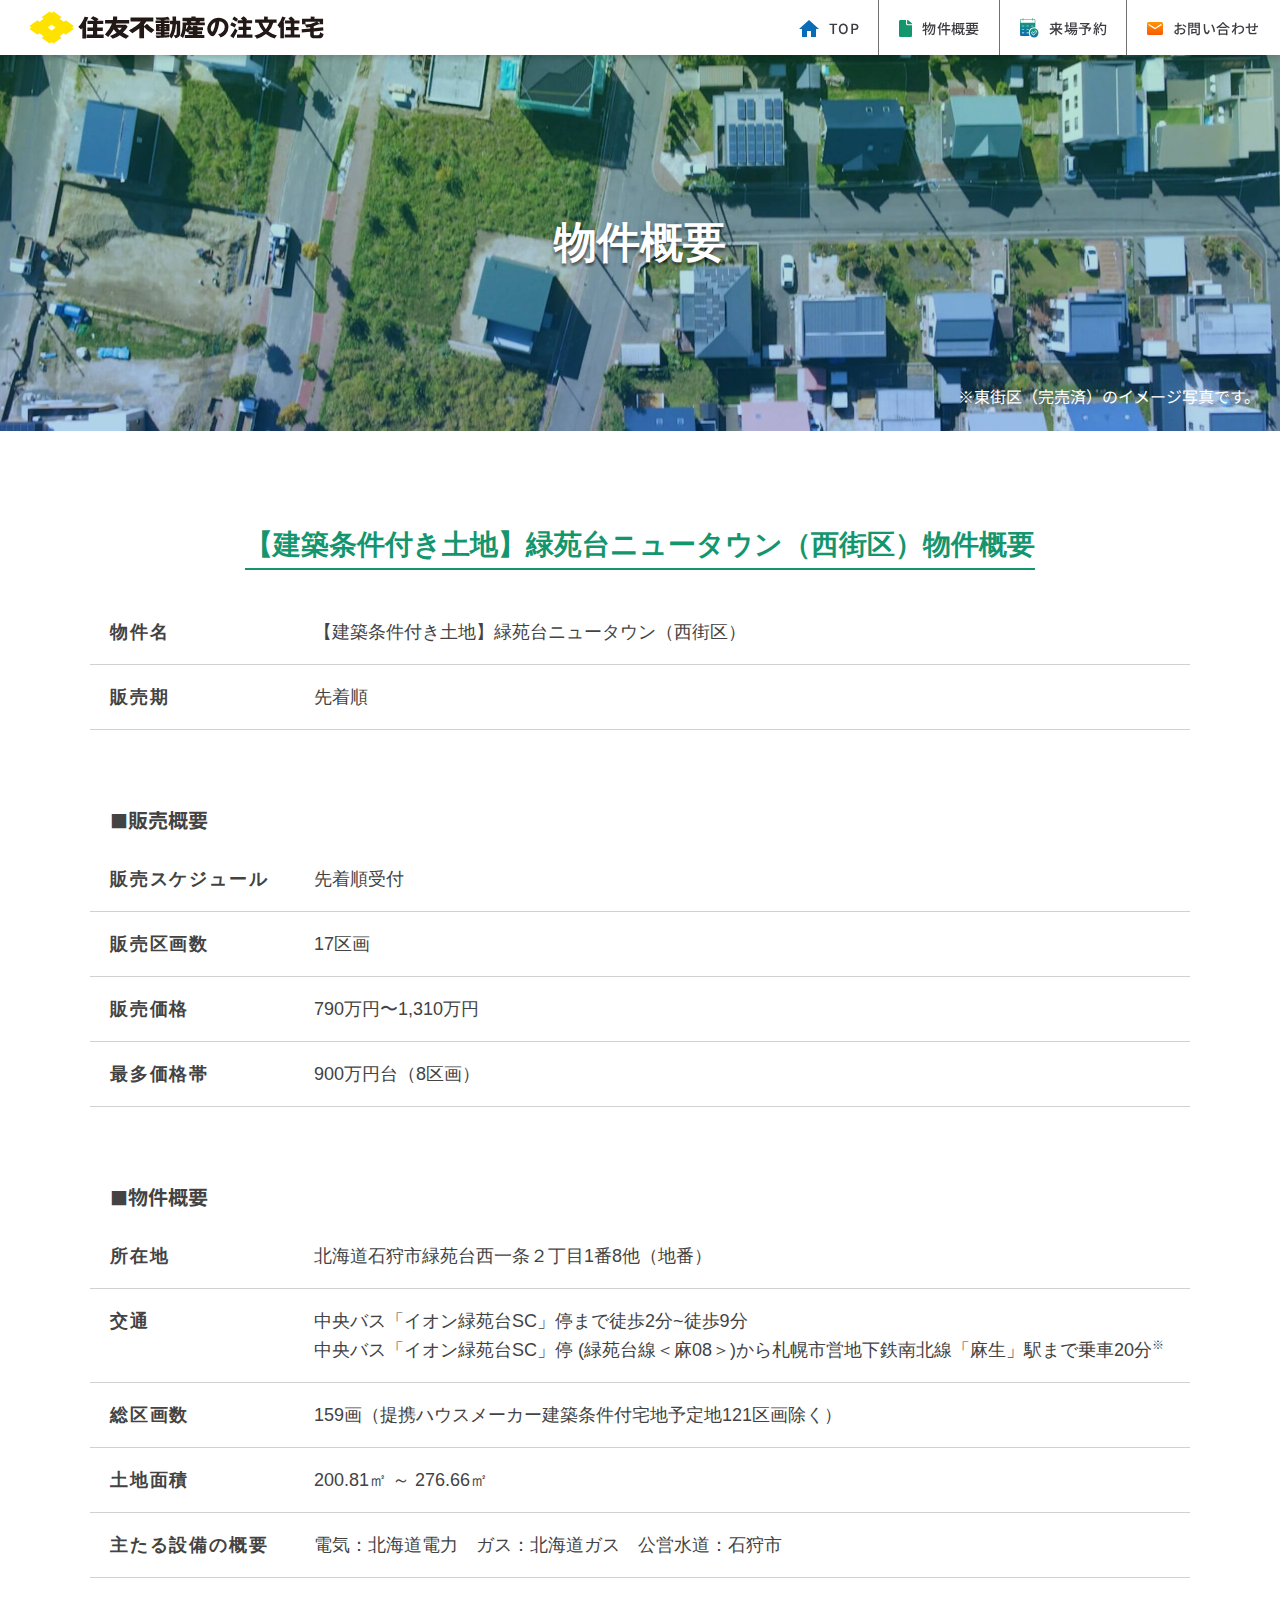
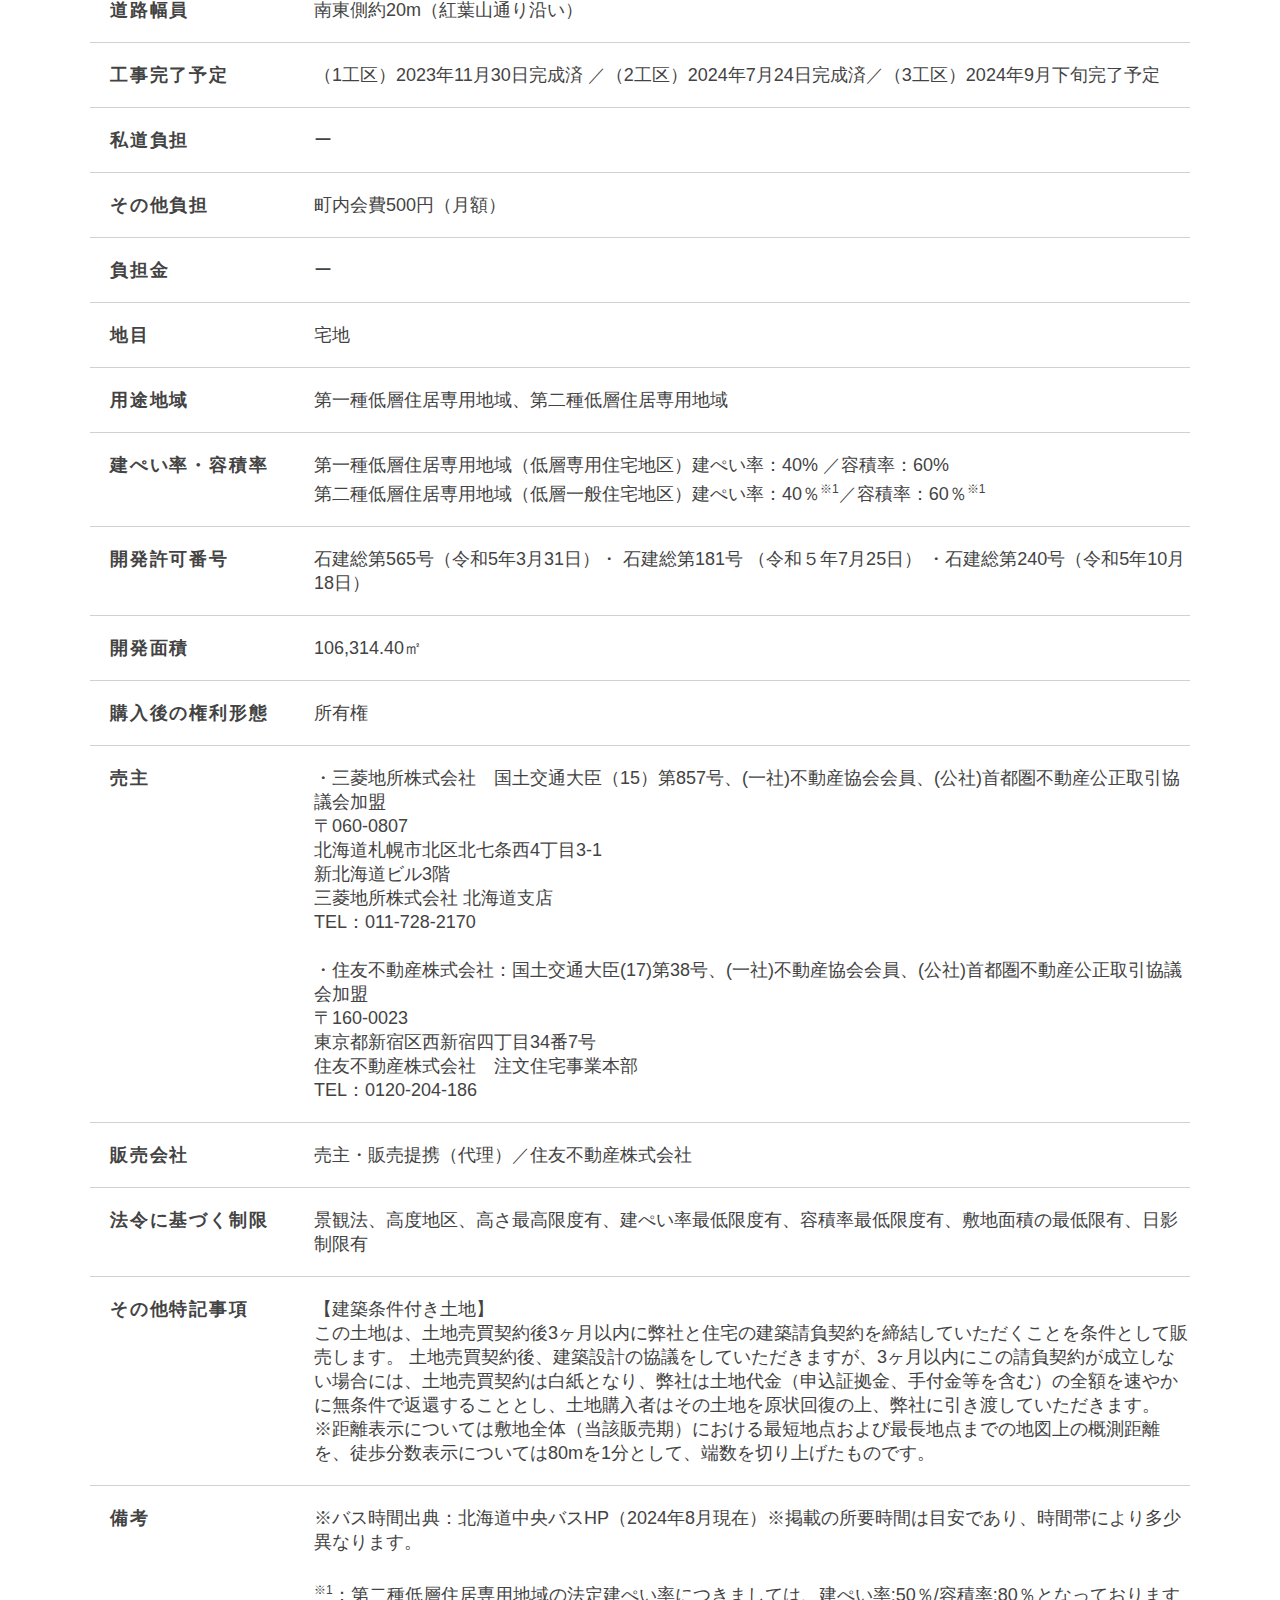
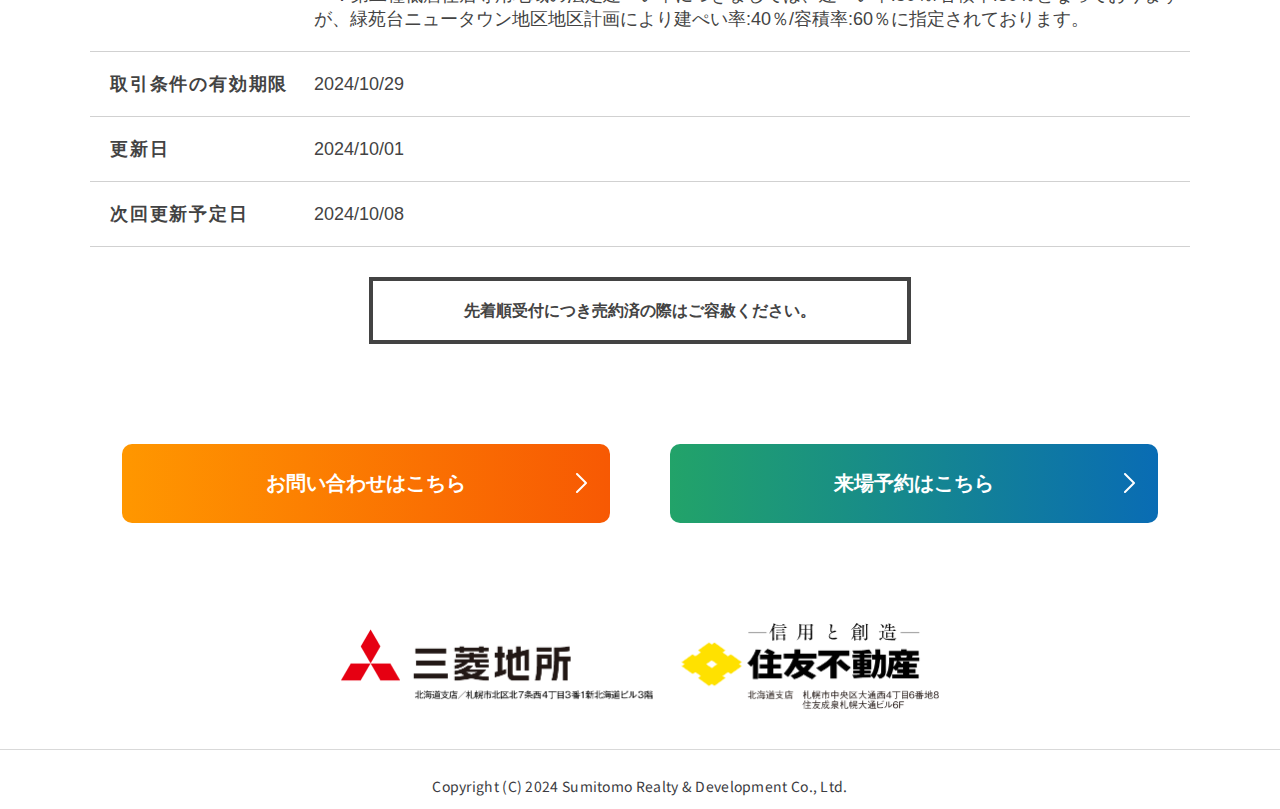
<file: 202403ryokuendai/outline/index.html>
<!DOCTYPE html>
<html lang="ja">

<head>
    <meta charset="utf-8" />
    <meta name="format-detection" content="email=no,telephone=no,address=no" />
    <meta http-equiv="X-UA-Compatible" content="IE=edge" />
    <meta name="viewport" content="width=device-width,initial-scale=1" />

    <title>住友不動産の注文住宅｜緑苑台ニュータウン｜区画図・物件概要</title>
    <meta name="description" content="住友不動産の注文住宅、緑苑台ニュータウンのご紹介です。札幌駅から10km圏内で、緑豊かなゆとりのある暮らしが叶います。" />
    <meta name="keywords" content="">
    <link rel="shortcut icon" type="image/x-icon" href="/images/common/favicon.ico">
    <meta property="og:title" content="住友不動産の注文住宅｜緑苑台ニュータウン｜区画図・物件概要" />
    <meta property="og:type" content="article" />
    <meta property="og:description" content="住友不動産の注文住宅、緑苑台ニュータウンのご紹介です。札幌駅から10km圏内で、緑豊かなゆとりのある暮らしが叶います。" />


    <!--fonts-->
    <link href="https://fonts.googleapis.com/css2?family=Noto+Sans+JP:wght@400;500;700;900&display=swap"
        rel="stylesheet">
    <link href="https://fonts.googleapis.com/css2?family=Marcellus&display=swap" rel="stylesheet">
    <!-- CSS/JS -->
    <link rel="stylesheet" href="../../assets/css/style.css" media="all" />
    <link rel="stylesheet" href="../../assets/css/reset.css" media="all" />
    <link rel="stylesheet" href="../../assets/css/add.css" media="all" />



</head>

<body>
    <!-- HEADER SECTION -->
    <header id="header" class="header">
        <div class="header-wrapper">

            <div class="header-block">

                <!-- HEADER IMAGE SECTION -->
                <a href="https://www.j-urban.jp/" class="header-block-lft">
                    <img src="../../assets/img/header/logo.svg" alt="logo" class="img-fluid">
                </a>
                <div class="header-block-rgt">

                    <!-- HEADER LIST SECTION -->
                    <div class="header-block-open">
                        <ul class="header-list">
                            <li class="header-list--item">
                                <a href="../../ryokuendai/" class="header-list--link"><img
                                        src="../../assets/img/header/home.svg" alt="TOP">
                                    <span>TOP</span></a>
                            </li>
                            <li class="header-list--item property-overview">
                                <p class="header-list--link"><img
                                        src="../../assets/img/header/document.svg" alt="物件概要">
                                    <span>物件概要</span></p>
                                <div class="property-hover">
                                    <a href="../outline/index.html">建築条件付土地</a>
                                    <a href="../outline/tateuri.html">建売</a>
                                </div>
                            </li>
                            <li class="header-list--item">
                                <a href="https://www.j-urban.jp/model_reserve" class="header-list--link"
                                    target="_blank"><img src="../../assets/img/header/reservation.svg" alt="来場予約">
                                    <span>来場予約</span></a>
                            </li>
                            <li class="header-list--item">
                                <a href="https://www.j-urban.jp/inquiry/campaign/honbu/202401tochi/?lp=https://www.j-urban.jp/lp/ryokuendai/&office=%E5%8C%97%E6%B5%B7%E9%81%93%E4%BA%8B%E6%A5%AD%E6%89%80&bukken=%E7%B7%91%E8%8B%91%E5%8F%B0%E3%83%8B%E3%83%A5%E3%83%BC%E3%82%BF%E3%82%A6%E3%83%B3"
                                    class="header-list--link" target="_blank"><img
                                        src="../../assets/img/header/mail.svg" alt="お問い合わせ">
                                    <span>お問い合わせ</span></a>
                            </li>
                        </ul>
                        <img src="../../assets/img/header/img-sp.jpg" alt="" class="d-n-md d-b" style="width: 204px;">
                    </div>

                    <div class="menu">
                        <span class="menu-line -fst"></span>
                        <span class="menu-line -scd"></span>
                        <span class="menu-line -trd"></span>
                        <span class="menu-txt">MENU</span>
                    </div>
                </div>
            </div>
        </div>
    </header>

    <main class="detail" id="main">
        <!-- MV -->
        <section class="o-mv">
            <div class="o-mv-content">
                <p class="o-mv-content-txt">
                    物件概要
                </p>
            </div>
        </section>

        <div class="detail-wrapper">
            <!-- OVERALL SUMMARY -->
            <!--<section class="detail-overall" id="overall">
                <div class="container-md">
                    <div class="detail-header">
                        <h2 class="detail-header-jp">
                            <span>緑苑台ニュータウン全体概要</span>
                        </h2>
                    </div>

                    <div class="detail-overall-wrapper">
                        <div class="detail-accordion-list">
                            <div class="detail-overall-item">
                                <p class="detail-overall-td">
                                    所在地
                                </p>
                                <p class="detail-overall-th">
                                    北海道石狩市緑苑台東一条二丁目17番1他（地番）
                                </p>
                            </div>
                            <div class="detail-overall-item">
                                <p class="detail-overall-td">
                                    総開発面積
                                </p>
                                <p class="detail-overall-th">
                                    1,718,774㎡<span class="super">※1</span>
                                </p>
                            </div>
                            <div class="detail-overall-item">
                                <p class="detail-overall-td">
                                    開発許可番号
                                </p>
                                <p class="detail-overall-th">
                                    都整第1-6号指令 （平成元年4月5日） ・ 　変更都整第4-18号指令 （平成4年11月27日）<br>
                                    変更都整第6-11号指令（平成6年8月23日） ・ 変更都整第7-10号指令（平成7年8月21日）<br>
                                    変更都整第7-27号指令（平成7年8月21日） ・ 変更都整第8-7号指令 （平成8年8月22日）<br>
                                    変更都整第8-13号指令（平成9年3月14日） ・ 　変更都環第10-10号指令（平成10年9月9日）<br>
                                    都環第2211号指令 （平成17年3月23日）・　 石建総第565号（令和5年3月31日）<br>
                                    石建総第181号 （令和５年7月25日） ・　石建総第240号（令和5年10月18日）
                                </p>
                            </div>
                            <div class="detail-overall-item">
                                <p class="detail-overall-td">
                                    国土利用計画法に基づく事前確認制度
                                </p>
                                <p class="detail-overall-th">
                                    石振興第3-156号（平成7年11月9日）
                                </p>
                            </div>
                            <div class="detail-overall-item">
                                <p class="detail-overall-td">
                                    造成工事完了時期
                                </p>
                                <p class="detail-overall-th">
                                    緑苑台ニュータウン【東街区】　平成7年10月9日造成工事完成済<br>
                                    緑苑台ニュータウン【西街区】　〈造成工事中〉<br>
                                    （1工区）令和5年11月30日完成済 ／ （2工区）令和6年7月下旬完了予定／（3工区）令和6年10月下旬完了予定
                                </p>
                            </div>
                            <div class="detail-overall-item">
                                <p class="detail-overall-td">
                                    地目
                                </p>
                                <p class="detail-overall-th">
                                    宅地
                                </p>
                            </div>
                            <div class="detail-overall-item">
                                <p class="detail-overall-td">
                                    用途地域
                                </p>
                                <p class="detail-overall-th">
                                    第一種低層住居専用地域・第二種低層住居専用地域・第一種住居地域・第二種住居地域
                                </p>
                            </div>
                            <div class="detail-overall-item">
                                <p class="detail-overall-td">
                                    地区計画
                                </p>
                                <p class="detail-overall-th">
                                    緑苑台ニュータウン地区地区計画　
                                </p>
                            </div>
                            <div class="detail-overall-item">
                                <p class="detail-overall-td">
                                    建ぺい率／容積率
                                </p>
                                <p class="detail-overall-th">
                                    第一種低層住居専用地域（低層専用住宅地区）建ぺい率：40% 　／ 容積率：60%<br>
                                    第二種低層住居専用地域（低層一般住宅地区）建ぺい率：40％<span class="super">※2</span>／ 容積率：60％<span class="super">※2</span><br>
                                    第一種住居地域（サブセンター地区）　　　　建ぺい率：60％ ／ 容積率：200％<br>
                                    第二種住居地域（沿道サービスA地区・B地区・沿道業務地区）建ぺい率：60％ ／ 容積率：200％<br>
                                    （　）内は「緑苑台ニュータウン地区地区計画」の地区計画区域名となります。
                                </p>
                            </div>
                            <div class="detail-overall-item">
                                <p class="detail-overall-td">
                                    土地権利／<br>
                                    借地権種類
                                </p>
                                <p class="detail-overall-th">
                                    所有権
                                </p>
                            </div>
														<div class="detail-overall-item">
                                <p class="detail-overall-td">
                                    売主
                                </p>
                                <p class="detail-overall-th">
                                    ・三菱地所株式会社　国土交通大臣（15）第857号、(一社)不動産協会会員、(公社)首都圏不動産公正取引協議会加盟<br>
																		〒060-0807<br>
																	北海道札幌市北区北七条西4丁目3-1　<br>
																	新北海道ビル3階<br>
																	三菱地所株式会社 北海道支店<br>
																	TEL：011-728-2170<br><br>
																	
																	・住友不動産株式会社：国土交通大臣(17)第38号、(一社)不動産協会会員、(公社)首都圏不動産公正取引協議会加盟<br>
                                    〒160-0023<br>
                                    東京都新宿区西新宿四丁目34番7号<br>
                                    住友不動産株式会社　注文住宅事業本部<br>
                                    TEL：0120-204-186
                                </p>
                            </div>
                            <div class="detail-overall-item">
                                <p class="detail-overall-td">
                                    販売会社
                                </p>
                                <p class="detail-overall-th">
                                    売主・販売提携（代理）／住友不動産株式会社
                                </p>
                            </div>

                            <div class="detail-overall-item">
                                <p class="detail-overall-td">
                                    備考
                                </p>
                                <p class="detail-overall-th">
                                    <span class="super">※1</span>総開発面積には、未造成地　720,879.2㎡を含んでおります。<br>
                                    <span class="super">※2</span>第二種低層住居専用地域の法定建ぺい率につきましては、建ぺい率:50％/容積率:80％となっておりますが、緑苑台ニュータウン地区地区計画により建ぺい率:40％/容積率:60％に指定されております。
                                </p>
                            </div>
                    
                        </div>

            
                    </div>
                </div>
            </section>-->

            <!-- OBJECT SUMMARY -->
            <!--<section class="detail-object" id="object01">
                <div class="container-md">
                    <div class="detail-header">
                        <h2 class="detail-header-jp">
                            <span>【建築条件付き土地】<br class="d-n-md d-b">緑苑台ニュータウン（西街区）<br class="d-n-md d-b">全体概要</span>
                        </h2>
                    </div>

                    <div class="detail-overall-wrapper">
                        <div class="detail-accordion-list">
                            <div class="detail-overall-item">
                                <p class="detail-overall-td">
                                    総開発面積
                                </p>
                                <p class="detail-overall-th">
                                    106,314.40㎡
                                </p>
                            </div>
                            <div class="detail-overall-item">
                                <p class="detail-overall-td">
                                    総区画数
                                </p>
                                <p class="detail-overall-th">
                                    280区画（提携ハウスメーカー建築条件付宅地予定地121区画含む）<span class="super">※1</span>
                                </p>
                            </div>
                            <div class="detail-overall-item">
                                <p class="detail-overall-td">
                                    土地面積
                                </p>
                                <p class="detail-overall-th">
                                    200.79㎡ ～ 379.11㎡
                                </p>
                            </div>
                            <div class="detail-overall-item">
                                <p class="detail-overall-td">
                                    開発許可番号
                                </p>
                                <p class="detail-overall-th">
                                    石建総第565号（令和5年3月31日）・ 石建総第181号 （令和５年7月25日） ・石建総第240号（令和5年10月18日）
                                </p>
                            </div>
                            <div class="detail-overall-item">
                                <p class="detail-overall-td">
                                    国土利用計画法に<br>基づく事前確認制度
                                </p>
                                <p class="detail-overall-th">
                                    石振興第3-156号（平成7年11月9日）
                                </p>
                            </div>
                        </div>

                    </div>
                </div>
            </section>-->


            <section class="detail-object" id="object">
                <div class="container-md">
                    <div class="detail-header">
                        <h2 class="detail-header-jp">
                            <span>【建築条件付き土地】<br class="d-n-md d-b">緑苑台ニュータウン（西街区）<br class="d-n-md d-b">物件概要</span>
                        </h2>
                    </div>

                    <div class="detail-overall-wrapper">
                        <div class="detail-accordion-list">

                            <div class="detail-overall-item">
                                <p class="detail-overall-td">
                                    物件名
                                </p>
                                <p class="detail-overall-th">
                                    【建築条件付き土地】緑苑台ニュータウン（西街区）
                                </p>
                            </div>
                            <div class="detail-overall-item">
                                <p class="detail-overall-td">
                                    販売期
                                </p>
                                <p class="detail-overall-th">
                                    先着順
                                </p>
                            </div>

                            <div class="detail-overall-item-container">
                                <p class="detail-overall-item-ttl">
                                    <span>■</span>販売概要
                                </p>
                                <div class="detail-overall-item">
                                    <p class="detail-overall-td">
                                        販売スケジュール
                                    </p>
                                    <p class="detail-overall-th">
                                        先着順受付
                                    </p>
                                </div>
                                <div class="detail-overall-item">
                                    <p class="detail-overall-td">
                                        販売区画数
                                    </p>
                                    <p class="detail-overall-th">
                                        17区画
                                        <!-- （提携ハウスメーカー建築条件付宅地予定地121区画含む）<span class="super">※1</span> -->
                                    </p>
                                </div>
                                <div class="detail-overall-item">
                                    <p class="detail-overall-td">
                                        販売価格
                                    </p>
                                    <p class="detail-overall-th">
                                        790万円〜1,310万円
                                    </p>
                                </div>
                                <div class="detail-overall-item">
                                    <p class="detail-overall-td">
                                        最多価格帯
                                    </p>
                                    <p class="detail-overall-th">
                                        900万円台（8区画）
                                    </p>
                                </div>
                            </div>

                            <div class="detail-overall-item-container">
                                <p class="detail-overall-item-ttl">
                                    <span>■</span>物件概要
                                </p>
                                <div class="detail-overall-item">
                                    <p class="detail-overall-td">
                                        所在地
                                    </p>
                                    <p class="detail-overall-th">
                                        北海道石狩市緑苑台西一条２丁目1番8他（地番）
                                    </p>
                                </div>
                                <div class="detail-overall-item">
                                    <p class="detail-overall-td">
                                        交通
                                    </p>
                                    <p class="detail-overall-th">
                                        中央バス「イオン緑苑台SC」停まで徒歩2分~徒歩9分　<br>
                                        中央バス「イオン緑苑台SC」停 (緑苑台線＜麻08＞)から札幌市営地下鉄南北線「麻生」駅まで乗車20分<span class="super">※</span>
                                    </p>
                                </div>
                                <div class="detail-overall-item">
                                    <p class="detail-overall-td">
                                        総区画数
                                    </p>
                                    <p class="detail-overall-th">
                                        159画（提携ハウスメーカー建築条件付宅地予定地121区画除く）
                                    </p>
                                </div>
                                <div class="detail-overall-item">
                                    <p class="detail-overall-td">
                                        土地面積
                                    </p>
                                    <p class="detail-overall-th">
                                        200.81㎡ ～ 276.66㎡
                                    </p>
                                </div>
                                <div class="detail-overall-item">
                                    <p class="detail-overall-td">
                                        主たる設備の概要
                                    </p>
                                    <p class="detail-overall-th">
                                        電気：北海道電力　ガス：北海道ガス　公営水道：石狩市
                                    </p>
                                </div>
                                <div class="detail-overall-item">
                                    <p class="detail-overall-td">
                                        道路幅員
                                    </p>
                                    <p class="detail-overall-th">
                                        南東側約20m（紅葉山通り沿い）
                                    </p>
                                </div>
                                <div class="detail-overall-item">
                                    <p class="detail-overall-td">
                                        工事完了予定
                                    </p>
                                    <p class="detail-overall-th">
                                        <!-- 緑苑台ニュータウン【西街区】<br> -->
                                        （1工区）2023年11月30日完成済 ／（2工区）2024年7月24日完成済／（3工区）2024年9月下旬完了予定
                                    </p>
                                </div>
                                <div class="detail-overall-item">
                                    <p class="detail-overall-td">
                                        私道負担
                                    </p>
                                    <p class="detail-overall-th">
                                        ー
                                    </p>
                                </div>
                                <div class="detail-overall-item">
                                    <p class="detail-overall-td">
                                        その他負担
                                    </p>
                                    <p class="detail-overall-th">
                                        町内会費500円（月額）
                                    </p>
                                </div>
                                <div class="detail-overall-item">
                                    <p class="detail-overall-td">
                                        負担金
                                    </p>
                                    <p class="detail-overall-th">
                                        ー
                                    </p>
                                </div>
                                <div class="detail-overall-item">
                                    <p class="detail-overall-td">
                                        地目
                                    </p>
                                    <p class="detail-overall-th">
                                        宅地
                                    </p>
                                </div>
                                <div class="detail-overall-item">
                                    <p class="detail-overall-td">
                                        用途地域
                                    </p>
                                    <p class="detail-overall-th">
                                        第一種低層住居専用地域、第二種低層住居専用地域
                                    </p>
                                </div>
                                <div class="detail-overall-item">
                                    <p class="detail-overall-td">
                                        建ぺい率・容積率
                                    </p>
                                    <p class="detail-overall-th">
                                        第一種低層住居専用地域（低層専用住宅地区）建ぺい率：40% ／容積率：60% <br>
                                        第二種低層住居専用地域（低層一般住宅地区）建ぺい率：40％<span class="super">※1</span>／容積率：60％<span
                                            class="super">※1</span>
                                    </p>
                                </div>
                                <div class="detail-overall-item">
                                    <p class="detail-overall-td">
                                        開発許可番号
                                    </p>
                                    <p class="detail-overall-th">
                                        石建総第565号（令和5年3月31日）・ 石建総第181号 （令和５年7月25日） ・石建総第240号（令和5年10月18日）
                                    </p>
                                </div>
                                <div class="detail-overall-item">
                                    <p class="detail-overall-td">
                                        開発面積
                                    </p>
                                    <p class="detail-overall-th">
                                        106,314.40㎡ </p>
                                </div>
                                <div class="detail-overall-item">
                                    <p class="detail-overall-td">
                                        購入後の権利形態
                                    </p>
                                    <p class="detail-overall-th">
                                        所有権 </p>
                                </div>
                                <div class="detail-overall-item">
                                    <p class="detail-overall-td">
                                        売主
                                    </p>
                                    <p class="detail-overall-th">
                                        ・三菱地所株式会社　国土交通大臣（15）第857号、(一社)不動産協会会員、(公社)首都圏不動産公正取引協議会加盟<br>
                                        〒060-0807<br>
                                        北海道札幌市北区北七条西4丁目3-1　<br>
                                        新北海道ビル3階<br>
                                        三菱地所株式会社 北海道支店<br>
                                        TEL：011-728-2170<br><br>

                                        ・住友不動産株式会社：国土交通大臣(17)第38号、(一社)不動産協会会員、(公社)首都圏不動産公正取引協議会加盟<br>
                                        〒160-0023<br>
                                        東京都新宿区西新宿四丁目34番7号<br>
                                        住友不動産株式会社　注文住宅事業本部<br>
                                        TEL：0120-204-186
                                    </p>
                                </div>
                                <div class="detail-overall-item">
                                    <p class="detail-overall-td">
                                        販売会社
                                    </p>
                                    <p class="detail-overall-th">
                                        売主・販売提携（代理）／住友不動産株式会社
                                    </p>
                                </div>
                                <div class="detail-overall-item">
                                    <p class="detail-overall-td">
                                        法令に基づく制限
                                    </p>
                                    <p class="detail-overall-th">
                                        景観法、高度地区、高さ最高限度有、建ぺい率最低限度有、容積率最低限度有、敷地面積の最低限有、日影制限有</p>
                                </div>
                                <div class="detail-overall-item">
                                    <p class="detail-overall-td">
                                        その他特記事項
                                    </p>
                                    <p class="detail-overall-th">
                                        【建築条件付き土地】<br>
                                        この土地は、土地売買契約後3ヶ月以内に弊社と住宅の建築請負契約を締結していただくことを条件として販売します。
                                        土地売買契約後、建築設計の協議をしていただきますが、3ヶ月以内にこの請負契約が成立しない場合には、土地売買契約は白紙となり、弊社は土地代金（申込証拠金、手付金等を含む）の全額を速やかに無条件で返還することとし、土地購入者はその土地を原状回復の上、弊社に引き渡していただきます。<br>
                                        ※距離表示については敷地全体（当該販売期）における最短地点および最長地点までの地図上の概測距離を、徒歩分数表示については80mを1分として、端数を切り上げたものです。
                                    </p>
                                </div>
                                <div class="detail-overall-item">
                                    <p class="detail-overall-td">
                                        備考
                                    </p>
                                    <p class="detail-overall-th">
                                        ※バス時間出典：北海道中央バスHP（2024年8月現在）※掲載の所要時間は目安であり、時間帯により多少異なります。<br><br>

                                        <span
                                            class="super">※1</span>：第二種低層住居専用地域の法定建ぺい率につきましては、建ぺい率:50％/容積率:80％となっておりますが、緑苑台ニュータウン地区地区計画により建ぺい率:40％/容積率:60％に指定されております。<br>
                                        <!-- <span class="super">※3</span>：各宅地内の主たる設備の引き込み状況につきましては、販売事務所へご確認ください。 -->
                                    </p>
                                </div>
                                <div class="detail-overall-item">
                                    <p class="detail-overall-td">
                                        取引条件の有効期限
                                    </p>
                                    <p class="detail-overall-th">
                                        2024/10/29
                                    </p>
                                </div>
                                <div class="detail-overall-item">
                                    <p class="detail-overall-td">
                                        更新日
                                    </p>
                                    <p class="detail-overall-th">
                                        2024/10/01
                                    </p>
                                </div>
                                <div class="detail-overall-item">
                                    <p class="detail-overall-td">
                                        次回更新予定日
                                    </p>
                                    <p class="detail-overall-th">
                                        2024/10/08
                                    </p>
                                </div>
                            </div>
                        </div>

                        <!-- <button class="detail-accordion-btn" data-id="object">
                            もっと見る
                        </button> -->
                    </div>
                    <div class="tochi-top-bottom02">先着順受付につき売約済の際はご容赦ください。</div>
                </div>
            </section>
        </div>

    </main>
    <div class="float-contact-flex">
        <a href="https://www.j-urban.jp/model_reserve" class="float-contact -green" target="_blank">
            <span>来場予約は<br>こちら</span>
            <!-- <img src="../assets/img/common/float-contact-sp.png"
                alt="お問い合わせ" class="img-fluid d-n-md d-b"> -->
        </a>

        <a href="https://www.j-urban.jp/inquiry/campaign/honbu/202401tochi/?lp=https://www.j-urban.jp/lp/ryokuendai/&office=%E5%8C%97%E6%B5%B7%E9%81%93%E4%BA%8B%E6%A5%AD%E6%89%80&bukken=%E7%B7%91%E8%8B%91%E5%8F%B0%E3%83%8B%E3%83%A5%E3%83%BC%E3%82%BF%E3%82%A6%E3%83%B3"
            class="float-contact" target="_blank">
            <span>お問い合わせは<br>こちら</span>
            <!-- <img src="../assets/img/common/float-contact-sp.png"
                alt="お問い合わせ" class="img-fluid d-n-md d-b"> -->
        </a>
    </div>

    <div class="float-contact-flex">
        <a href="https://www.j-urban.jp/model_reserve" class="float-contact -green" target="_blank">
            <span>来場予約は<br>こちら</span>
            <!-- <img src="../assets/img/common/float-contact-sp.png"
                alt="お問い合わせ" class="img-fluid d-n-md d-b"> -->
        </a>

        <a href="https://www.j-urban.jp/inquiry/campaign/honbu/202401tochi/?lp=https://www.j-urban.jp/lp/ryokuendai/&office=%E5%8C%97%E6%B5%B7%E9%81%93%E4%BA%8B%E6%A5%AD%E6%89%80&bukken=%E7%B7%91%E8%8B%91%E5%8F%B0%E3%83%8B%E3%83%A5%E3%83%BC%E3%82%BF%E3%82%A6%E3%83%B3"
            class="float-contact" target="_blank">
            <span>お問い合わせは<br>こちら</span>
            <!-- <img src="../assets/img/common/float-contact-sp.png"
                alt="お問い合わせ" class="img-fluid d-n-md d-b"> -->
        </a>
    </div>

    <!-- FOOTER SECTION -->
    <footer class="footer" id="footer">
        <div class="footer-btn">

            <a href="https://www.j-urban.jp/inquiry/campaign/honbu/202401tochi/?lp=https://www.j-urban.jp/lp/ryokuendai/&office=%E5%8C%97%E6%B5%B7%E9%81%93%E4%BA%8B%E6%A5%AD%E6%89%80&bukken=%E7%B7%91%E8%8B%91%E5%8F%B0%E3%83%8B%E3%83%A5%E3%83%BC%E3%82%BF%E3%82%A6%E3%83%B3"
                target="_blank" class="btn">
                <span>お問い合わせはこちら</span>

            </a>

            <a href="https://www.j-urban.jp/model_reserve" target="_blank" class="btn btn-green">
                <span>来場予約はこちら </span>

            </a>
        </div>
        <img src="../../assets/img/footer/footer-img.png" alt="" class="img-fluid d-n d-b-md">
        <img src="../../assets/img/footer/footer-img-sp.png" alt="" class="img-fluid d-n-md d-b">
        <p class="copyright">Copyright (C) 2024 Sumitomo Realty & Development Co., Ltd.</p>
    </footer>

    <script src="../../assets/js/app.js"></script>
    <script src="../../assets/js/scrollShow.js"></script>
    <style>
        .tochi-top-bottom02 {
            border: 4px solid #434343;
            padding: 20px 91px;
            width: auto;
            font-weight: normal;
            margin-top: 30px;
            font-size: 16px;
            text-align: center;
            display: table;
            margin-left: auto;
            margin-right: auto;
            font-weight: bold;
        }

        @media (max-width: 767px) {

            .tochi-top-bottom02 {
                padding: 20px 10px;
                font-size: 14px;
            }
        }
    </style>
</body>

</html>
</file>
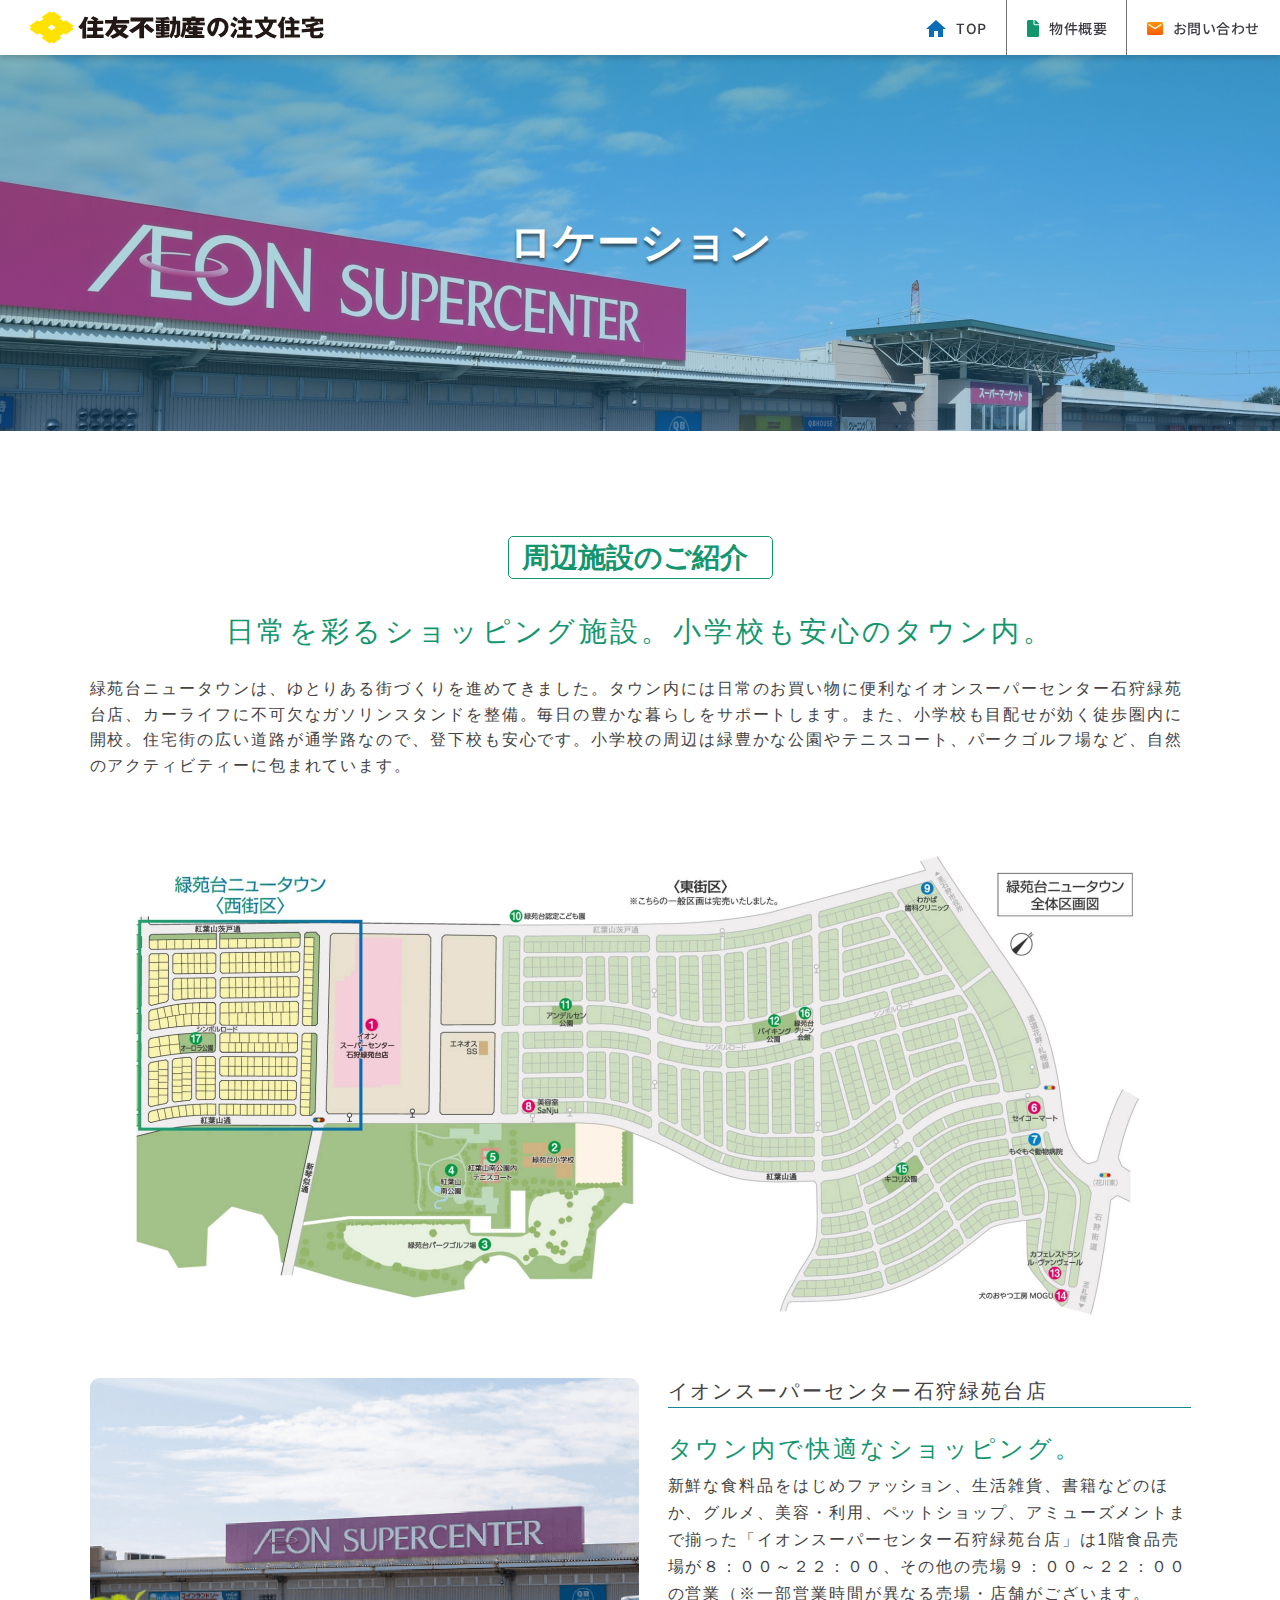
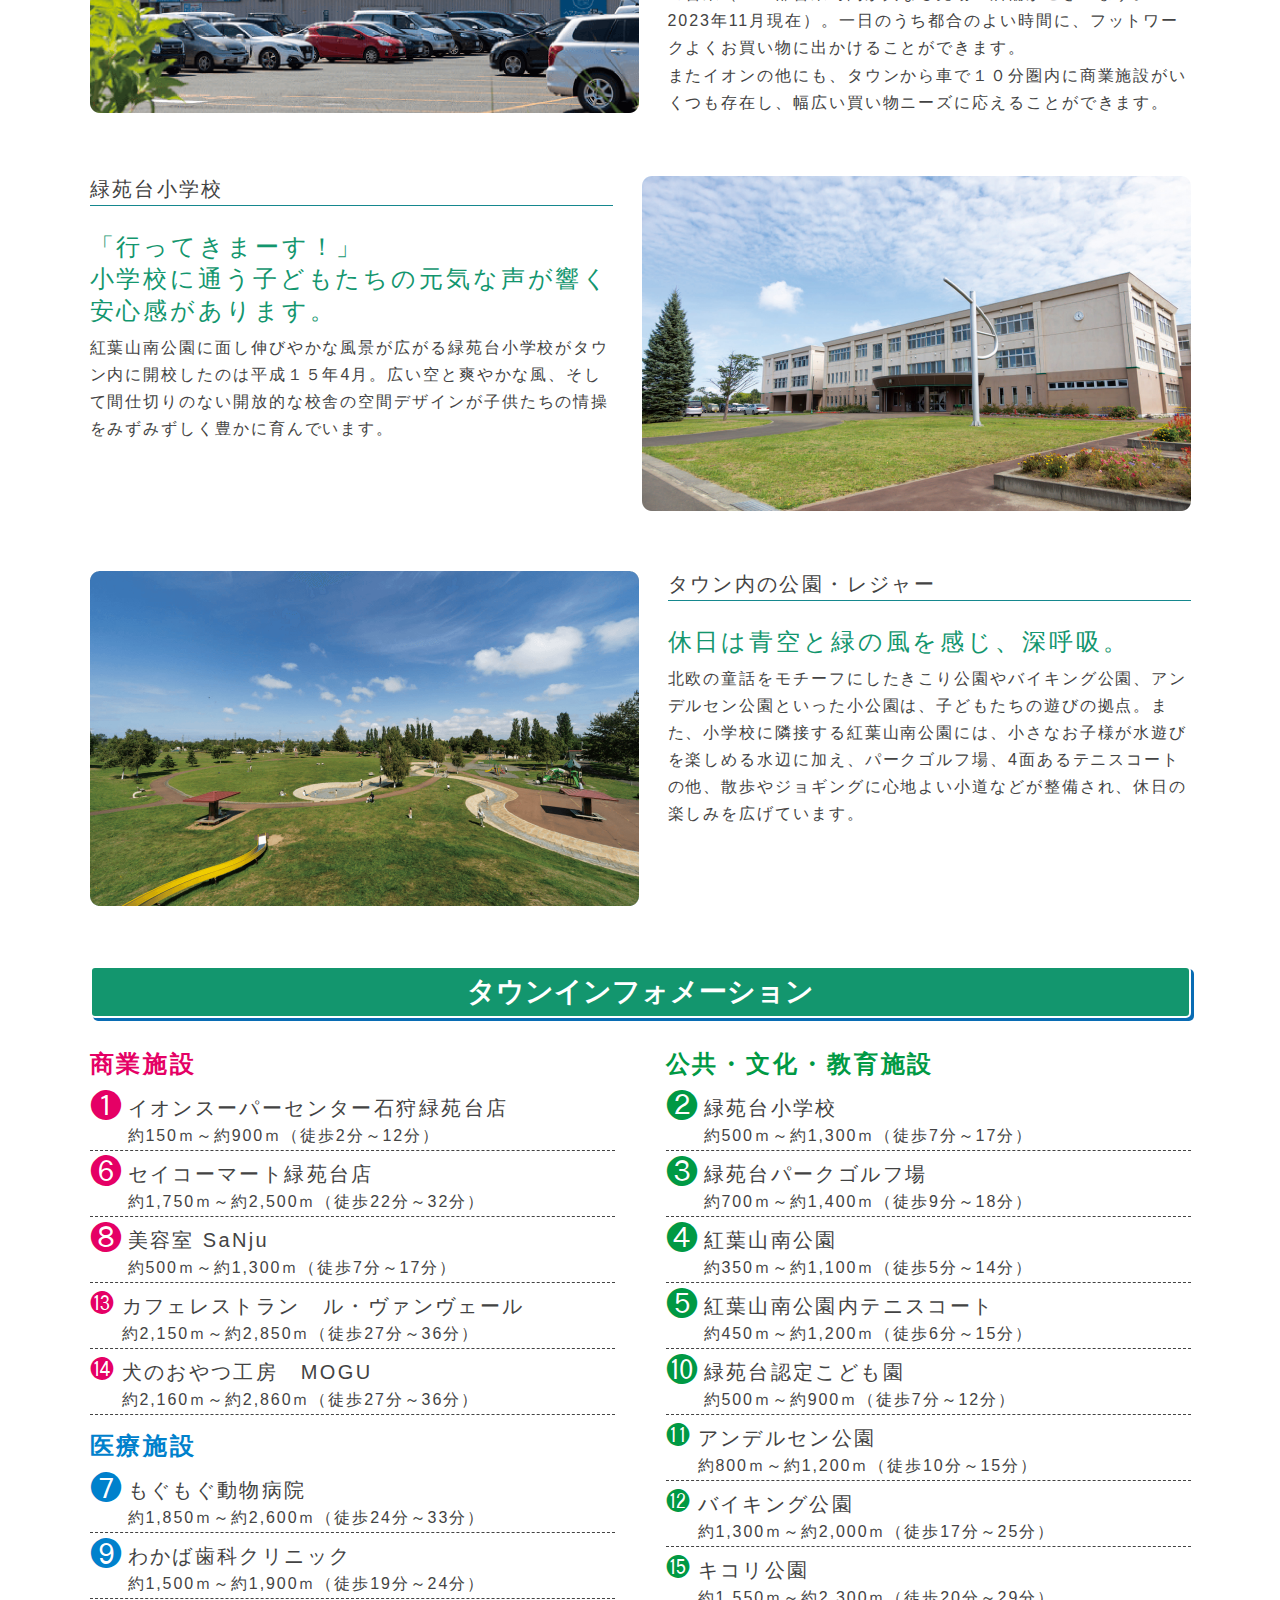
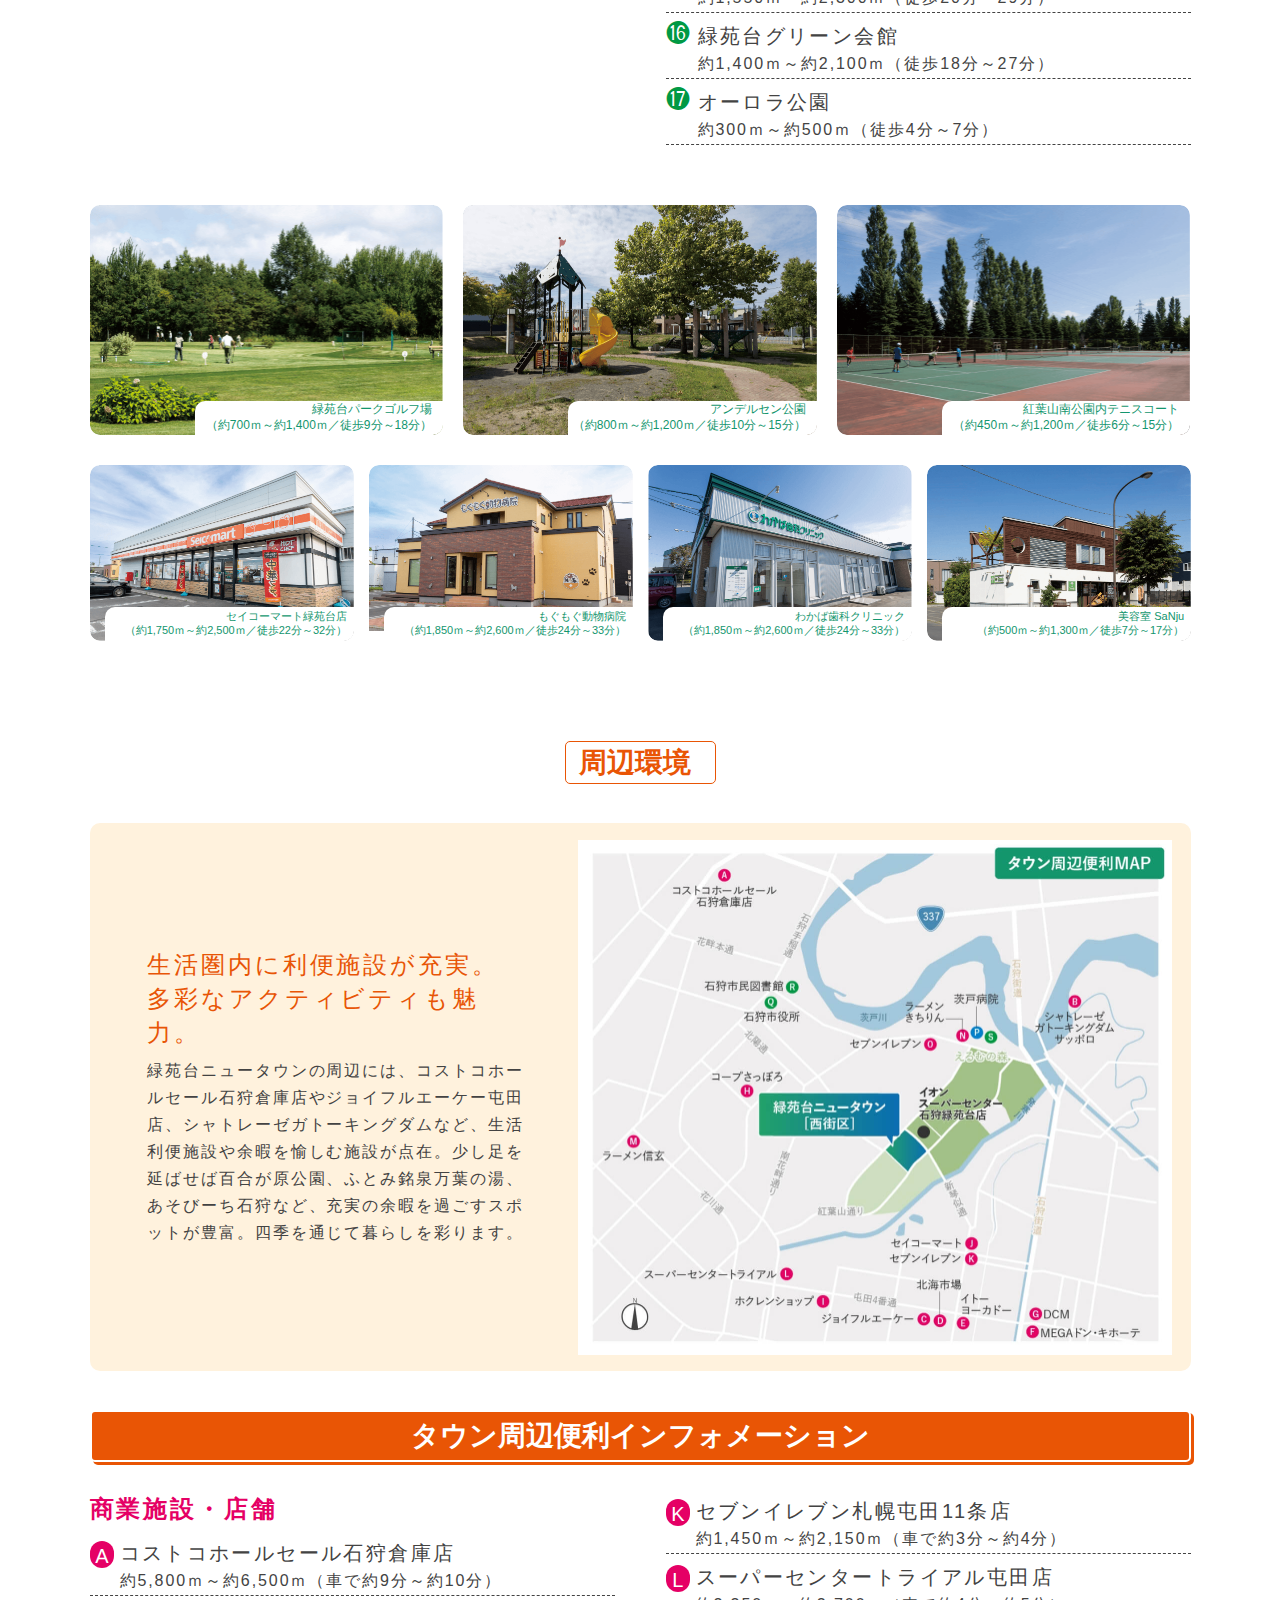
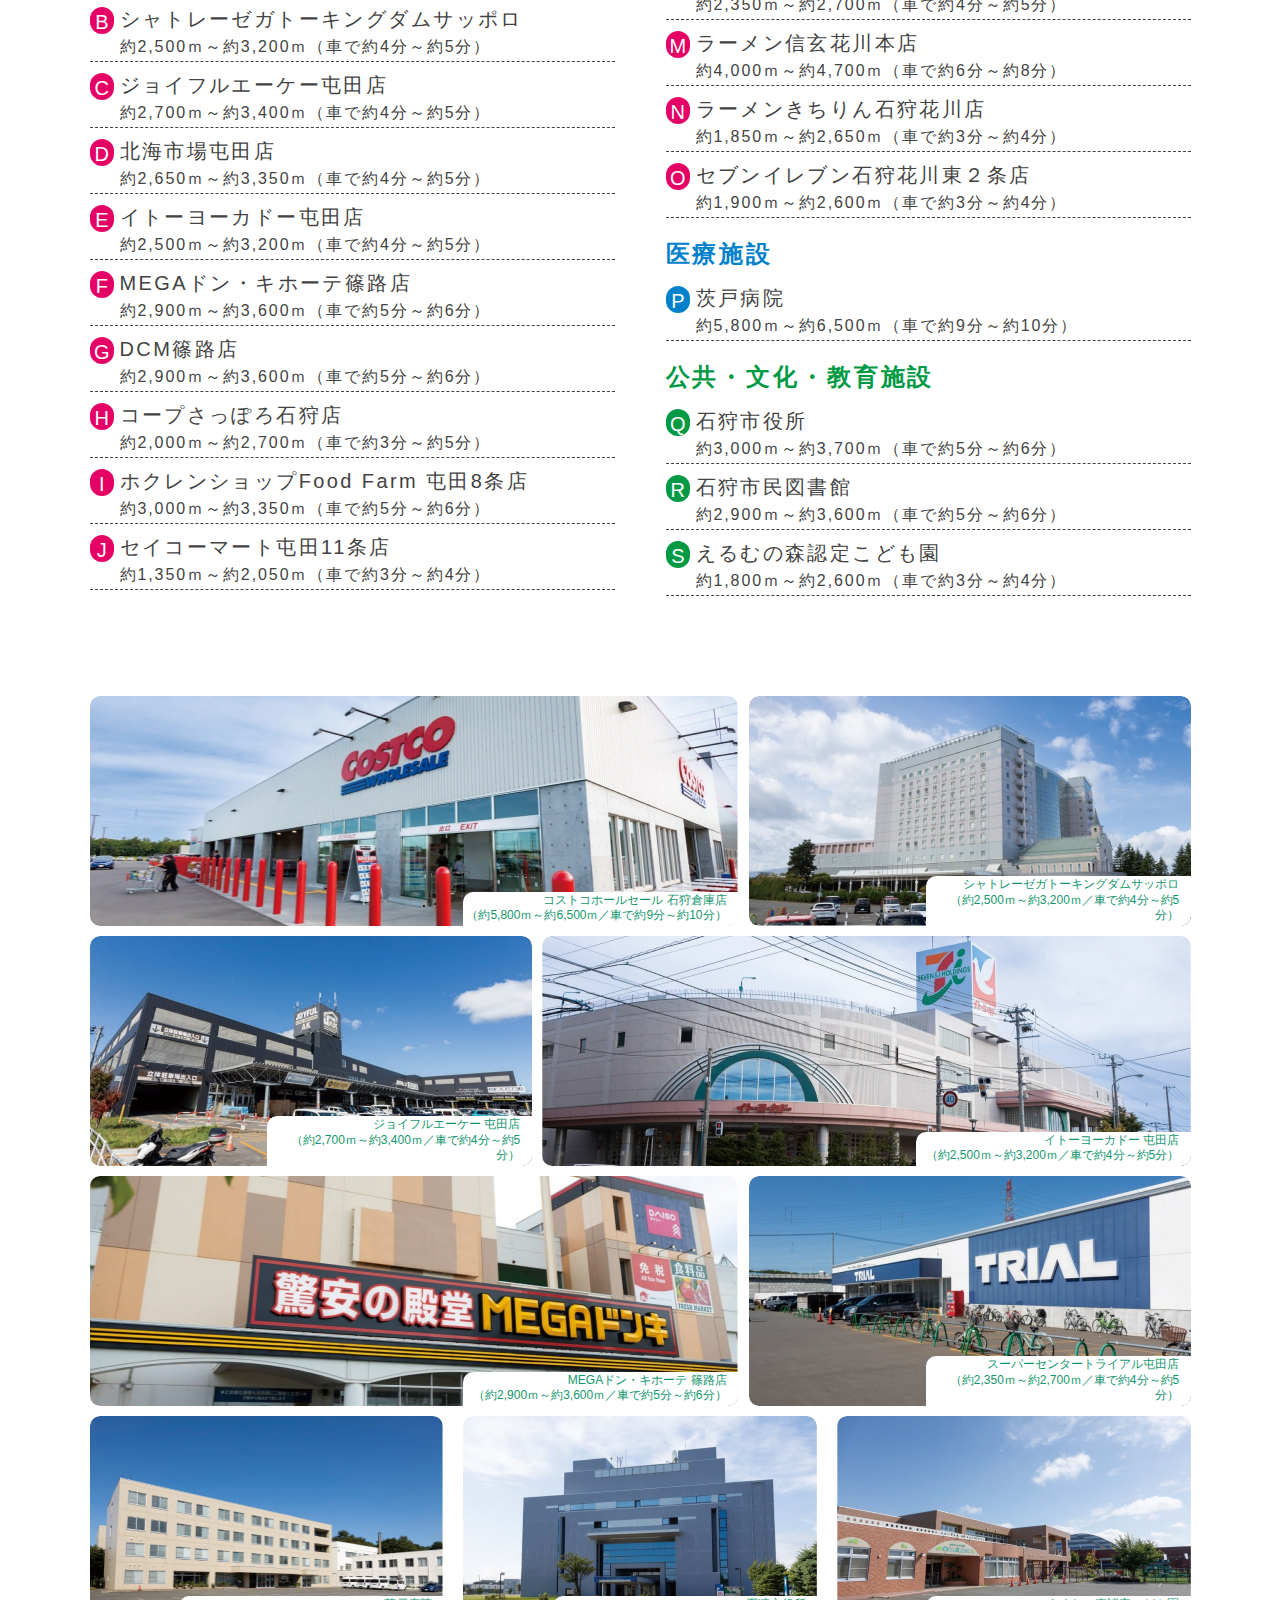
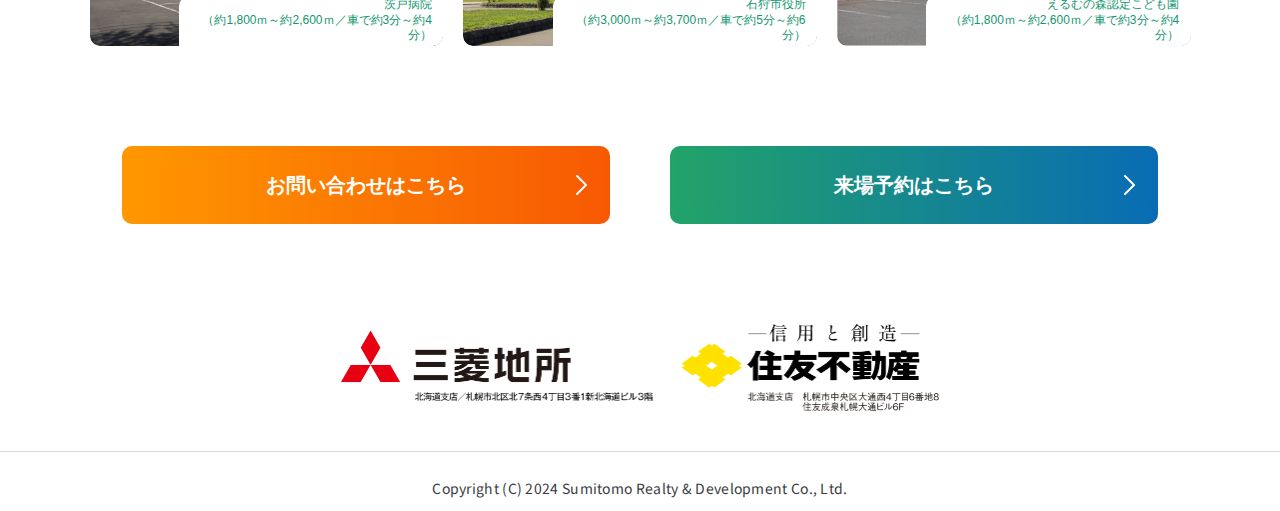
<file: ryokuendai/location/index.html>
<!DOCTYPE html>
<html lang="ja">

<head>
    <meta charset="utf-8" />
    <meta name="format-detection" content="email=no,telephone=no,address=no" />
    <meta http-equiv="X-UA-Compatible" content="IE=edge" />
    <meta name="viewport" content="width=device-width,initial-scale=1" />

    <title>住友不動産の注文住宅｜緑苑台ニュータウン｜ロケーション</title>
    <meta name="description" content="住友不動産の注文住宅、緑苑台ニュータウンのご紹介です。札幌駅から10km圏内で、緑豊かなゆとりのある暮らしが叶います。" />
    <meta name="keywords" content="">
    <link rel="shortcut icon" type="image/x-icon" href="/images/common/favicon.ico">
    <meta property="og:title" content="住友不動産の注文住宅｜緑苑台ニュータウン｜ロケーション" />
    <meta property="og:type" content="article" />
    <meta property="og:description" content="住友不動産の注文住宅、緑苑台ニュータウンのご紹介です。札幌駅から10km圏内で、緑豊かなゆとりのある暮らしが叶います。" />


    <!--fonts-->
    <link href="https://fonts.googleapis.com/css2?family=Noto+Sans+JP:wght@400;500;700;900&display=swap"
        rel="stylesheet">
    <link href="https://fonts.googleapis.com/css2?family=Marcellus&display=swap" rel="stylesheet">
    <!-- CSS/JS -->
    <link rel="stylesheet" href="../../assets/css/location.css" media="all" />
    <link rel="stylesheet" href="../../assets/css/style.css" media="all" />
    <link rel="stylesheet" href="../../assets/css/reset.css" media="all" />
    <link rel="stylesheet" href="../../assets/css/add.css" media="all" />

</head>

<body>
    <!-- HEADER SECTION -->
    <header id="header" class="header">
        <div class="header-wrapper">

            <div class="header-block">

                <!-- HEADER IMAGE SECTION -->
                <a href="https://www.j-urban.jp/" class="header-block-lft">
                    <img src="../../assets/img/header/logo.svg" alt="logo" class="img-fluid">
                </a>
                <div class="header-block-rgt">

                    <!-- HEADER LIST SECTION -->
                    <div class="header-block-open">
                        <ul class="header-list">
                            <li class="header-list--item">
                                <a href="../../ryokuendai/" class="header-list--link"><img
                                        src="../../assets/img/header/home.svg" alt="TOP">
                                    <span>TOP</span></a>
                            </li>
                            <li class="header-list--item property-overview">
                                <p class="header-list--link"><img src="../../assets/img/header/document.svg" alt="物件概要">
                                    <span>物件概要</span>
                                </p>
                                <div class="property-hover">
                                    <a href="../../../202403ryokuendai/outline/index.html">建築条件付土地</a>
                                    <a href="../../202403ryokuendai/outline/tateuri.html">建売</a>
                                </div>
                            </li>
                            <li class="header-list--item">
                                <a href="https://www.j-urban.jp/inquiry/campaign/honbu/202401tochi/?lp=https://www.j-urban.jp/lp/ryokuendai/&office=%E5%8C%97%E6%B5%B7%E9%81%93%E4%BA%8B%E6%A5%AD%E6%89%80&bukken=%E7%B7%91%E8%8B%91%E5%8F%B0%E3%83%8B%E3%83%A5%E3%83%BC%E3%82%BF%E3%82%A6%E3%83%B3"
                                    class="header-list--link" target="_blank"><img
                                        src="../../assets/img/header/mail.svg" alt="お問い合わせ">
                                    <span>お問い合わせ</span></a>
                            </li>
                        </ul>
                        <img src="../../assets/img/header/img-sp.jpg" alt="" class="d-n-md d-b" style="width: 204px;">
                    </div>

                    <div class="menu">
                        <span class="menu-line -fst"></span>
                        <span class="menu-line -scd"></span>
                        <span class="menu-line -trd"></span>
                        <span class="menu-txt">MENU</span>
                    </div>
                </div>
            </div>
        </div>
    </header>

    <main class="location" id="main">
        <!-- MV -->
        <section class="o-mv">
            <div class="o-mv-content">
                <p class="o-mv-content-txt">
                    ロケーション
                </p>
            </div>
        </section>

        <div class="location-wrapper">
            <div class="location-head">
                <h2 class="location-main-title">
                    周辺施設のご紹介
                </h2>
            </div>

            <p class="location-sub-title">
                日常を彩る<br class="d-n-md">ショッピング施設。<br class="d-n-md">小学校も安心のタウン内。
            </p>

            <p class="location-surrounding-text">
                緑苑台ニュータウンは、ゆとりある街づくりを進めてきました。タウン内には日常のお買い物に便利なイオンスーパーセンター石狩緑苑台店、カーライフに不可欠なガソリンスタンドを整備。毎日の豊かな暮らしをサポートします。また、小学校も目配せが効く徒歩圏内に開校。住宅街の広い道路が通学路なので、登下校も安心です。小学校の周辺は緑豊かな公園やテニスコート、パークゴルフ場など、自然のアクティビティーに包まれています。
            </p>

            <div class="location-surrounding-map">
                <img src="../../assets/img/location/location-suurounding-map.jpg" alt="周辺施設のご紹介">
            </div>

            <div class="location-surrounding-block">
                <div class="location-surrounding-row">
                    <div class="location-surrounding-img">
                        <img src="../../assets/img/location/surrounding01.png" alt="イオンスーパーセンター石狩緑苑台店">
                    </div>
                    <div class="location-surrounding-content">
                        <h3 class="location-surrounding-ttl">
                            イオンスーパーセンター石狩緑苑台店
                        </h3>
                        <p class="location-surrounding-sub-txt">
                            タウン内で快適なショッピング。
                        </p>
                        <p class="location-surrounding-box-txt">
                            新鮮な食料品をはじめファッション、生活雑貨、書籍などのほか、グルメ、美容・利用、ペットショップ、アミューズメントまで揃った「イオンスーパーセンター石狩緑苑台店」は1階食品売場が８：００～２２：００、その他の売場９：００～２２：００の営業（※一部営業時間が異なる売場・店舗がございます。2023年11月現在）。一日のうち都合のよい時間に、フットワークよくお買い物に出かけることができます。<br>
                            またイオンの他にも、タウンから車で１０分圏内に商業施設がいくつも存在し、幅広い買い物ニーズに応えることができます。
                        </p>
                    </div>
                </div>
                <div class="location-surrounding-row rev">
                    <div class="location-surrounding-img">
                        <img src="../../assets/img/location/surrounding02.png" alt="緑苑台小学校">
                    </div>
                    <div class="location-surrounding-content">
                        <h3 class="location-surrounding-ttl">
                            緑苑台小学校
                        </h3>
                        <p class="location-surrounding-sub-txt">
                            「行ってきまーす！」<br>
                            小学校に通う子どもたちの元気な声が響く安心感があります。
                        </p>
                        <p class="location-surrounding-box-txt">
                            紅葉山南公園に面し伸びやかな風景が広がる緑苑台小学校がタウン内に開校したのは平成１５年4月。広い空と爽やかな風、そして間仕切りのない開放的な校舎の空間デザインが子供たちの情操をみずみずしく豊かに育んでいます。
                        </p>
                    </div>
                </div>
                <div class="location-surrounding-row">
                    <div class="location-surrounding-img">
                        <img src="../../assets/img/location/surrounding03.png" alt="タウン内の公園・レジャー">
                    </div>
                    <div class="location-surrounding-content">
                        <h3 class="location-surrounding-ttl">
                            タウン内の公園・レジャー
                        </h3>
                        <p class="location-surrounding-sub-txt">
                            休日は青空と緑の風を感じ、<br class="d-n-md">深呼吸。
                        </p>
                        <p class="location-surrounding-box-txt">
                            北欧の童話をモチーフにしたきこり公園やバイキング公園、アンデルセン公園といった小公園は、子どもたちの遊びの拠点。また、小学校に隣接する紅葉山南公園には、小さなお子様が水遊びを楽しめる水辺に加え、パークゴルフ場、4面あるテニスコートの他、散歩やジョギングに心地よい小道などが整備され、休日の楽しみを広げています。
                        </p>
                    </div>
                </div>
            </div>

            <div class="location-info">
                <h3 class="location-info-head">タウンインフォメーション</h3>
                <div class="location-info-row">
                    <div class="location-info-col">
                        <div class="location-info-outer">
                            <h4 class="location-info-ttl">
                                商業施設
                            </h4>
                            <div class="location-info-inner">
                                <div class="location-info-item">
                                    <p class="location-info-num">
                                        ❶
                                    </p>
                                    <div class="location-info-content">
                                        <p class="location-info-top">
                                            イオンスーパーセンター<br class="d-n-md">石狩緑苑台店
                                        </p>
                                        <p class="location-info-btm">
                                            約150ｍ～約900ｍ（徒歩2分～12分）
                                        </p>
                                    </div>
                                </div>
                                <div class="location-info-item">
                                    <p class="location-info-num">
                                        ❻
                                    </p>
                                    <div class="location-info-content">
                                        <p class="location-info-top">
                                            セイコーマート緑苑台店
                                        </p>
                                        <p class="location-info-btm">
                                            約1,750ｍ～約2,500ｍ（徒歩22分～32分）
                                        </p>
                                    </div>
                                </div>
                                <div class="location-info-item">
                                    <p class="location-info-num">
                                        ❽
                                    </p>
                                    <div class="location-info-content">
                                        <p class="location-info-top">
                                            美容室 SaNju
                                        </p>
                                        <p class="location-info-btm">
                                            約500ｍ～約1,300ｍ（徒歩7分～17分）
                                        </p>
                                    </div>
                                </div>
                                <div class="location-info-item xs">
                                    <p class="location-info-num">
                                        ⓭
                                    </p>
                                    <div class="location-info-content">
                                        <p class="location-info-top">
                                            カフェレストラン　ル・ヴァンヴェール
                                        </p>
                                        <p class="location-info-btm">
                                            約2,150ｍ～約2,850ｍ（徒歩27分～36分）
                                        </p>
                                    </div>
                                </div>
                                <div class="location-info-item xs">
                                    <p class="location-info-num">
                                        ⓮
                                    </p>
                                    <div class="location-info-content">
                                        <p class="location-info-top">
                                            犬のおやつ工房　MOGU
                                        </p>
                                        <p class="location-info-btm">
                                            約2,160ｍ～約2,860ｍ（徒歩27分～36分）
                                        </p>
                                    </div>
                                </div>
                            </div>
                        </div>
                        <div class="location-info-outer blue mt">
                            <h4 class="location-info-ttl">
                                医療施設
                            </h4>
                            <div class="location-info-inner">
                                <div class="location-info-item">
                                    <p class="location-info-num">
                                        ❼
                                    </p>
                                    <div class="location-info-content">
                                        <p class="location-info-top">
                                            もぐもぐ動物病院
                                        </p>
                                        <p class="location-info-btm">
                                            約1,850ｍ～約2,600ｍ（徒歩24分～33分）
                                        </p>
                                    </div>
                                </div>
                                <div class="location-info-item">
                                    <p class="location-info-num">
                                        ❾
                                    </p>
                                    <div class="location-info-content">
                                        <p class="location-info-top">
                                            わかば歯科クリニック
                                        </p>
                                        <p class="location-info-btm">
                                            約1,500ｍ～約1,900ｍ（徒歩19分～24分） </p>
                                    </div>
                                </div>
                            </div>
                        </div>
                    </div>
                    <div class="location-info-col">
                        <div class="location-info-outer green">
                            <h4 class="location-info-ttl">
                                公共・文化・教育施設
                            </h4>
                            <div class="location-info-inner">
                                <div class="location-info-item">
                                    <p class="location-info-num">
                                        ❷
                                    </p>
                                    <div class="location-info-content">
                                        <p class="location-info-top">
                                            緑苑台小学校
                                        </p>
                                        <p class="location-info-btm">
                                            約500ｍ～約1,300ｍ（徒歩7分～17分）
                                        </p>
                                    </div>
                                </div>
                                <div class="location-info-item">
                                    <p class="location-info-num">
                                        ❸
                                    </p>
                                    <div class="location-info-content">
                                        <p class="location-info-top">
                                            緑苑台パークゴルフ場
                                        </p>
                                        <p class="location-info-btm">
                                            約700ｍ～約1,400ｍ（徒歩9分～18分） </p>
                                    </div>
                                </div>
                                <div class="location-info-item">
                                    <p class="location-info-num">
                                        ❹
                                    </p>
                                    <div class="location-info-content">
                                        <p class="location-info-top">
                                            紅葉山南公園
                                        </p>
                                        <p class="location-info-btm">
                                            約350ｍ～約1,100ｍ（徒歩5分～14分）
                                        </p>
                                    </div>
                                </div>
                                <div class="location-info-item">
                                    <p class="location-info-num">
                                        ❺
                                    </p>
                                    <div class="location-info-content">
                                        <p class="location-info-top">
                                            紅葉山南公園内テニスコート
                                        </p>
                                        <p class="location-info-btm">
                                            約450ｍ～約1,200ｍ（徒歩6分～15分）
                                        </p>
                                    </div>
                                </div>
                                <div class="location-info-item">
                                    <p class="location-info-num">
                                        ❿
                                    </p>
                                    <div class="location-info-content">
                                        <p class="location-info-top">
                                            緑苑台認定こども園
                                        </p>
                                        <p class="location-info-btm">
                                            約500ｍ～約900ｍ（徒歩7分～12分）
                                        </p>
                                    </div>
                                </div>
                                <div class="location-info-item xs">
                                    <p class="location-info-num">
                                        ⓫
                                    </p>
                                    <div class="location-info-content">
                                        <p class="location-info-top">
                                            アンデルセン公園
                                        </p>
                                        <p class="location-info-btm">
                                            約800ｍ～約1,200ｍ（徒歩10分～15分）
                                        </p>
                                    </div>
                                </div>
                                <div class="location-info-item xs">
                                    <p class="location-info-num">
                                        ⓬
                                    </p>
                                    <div class="location-info-content">
                                        <p class="location-info-top">
                                            バイキング公園
                                        </p>
                                        <p class="location-info-btm">
                                            約1,300ｍ～約2,000ｍ（徒歩17分～25分）
                                        </p>
                                    </div>
                                </div>
                                <div class="location-info-item xs">
                                    <p class="location-info-num">
                                        ⓯
                                    </p>
                                    <div class="location-info-content">
                                        <p class="location-info-top">
                                            キコリ公園
                                        </p>
                                        <p class="location-info-btm">
                                            約1,550ｍ～約2,300ｍ（徒歩20分～29分）
                                        </p>
                                    </div>
                                </div>
                                <div class="location-info-item xs">
                                    <p class="location-info-num">
                                        ⓰
                                    </p>
                                    <div class="location-info-content">
                                        <p class="location-info-top">
                                            緑苑台グリーン会館
                                        </p>
                                        <p class="location-info-btm">
                                            約1,400ｍ～約2,100ｍ（徒歩18分～27分）
                                        </p>
                                    </div>
                                </div>
                                <div class="location-info-item xs">
                                    <p class="location-info-num">
                                        ⓱
                                    </p>
                                    <div class="location-info-content">
                                        <p class="location-info-top">
                                            オーロラ公園
                                        </p>
                                        <p class="location-info-btm">
                                            約300ｍ～約500ｍ（徒歩4分～7分）
                                        </p>
                                    </div>
                                </div>
                            </div>
                        </div>
                    </div>
                </div>

                <div class="location-img-block">
                    <div class="location-img-row">
                        <div class="location-img">
                            <img src="../../assets/img/location/location01.png" alt="緑苑台パークゴルフ場">
                            <div class="location-img-content">
                                <p class="location-img-top">
                                    緑苑台パークゴルフ場
                                </p>
                                <p class="location-img-btm">
                                    （約700ｍ～約1,400ｍ／徒歩9分～18分）
                                </p>
                            </div>
                        </div>
                        <div class="location-img">
                            <img src="../../assets/img/location/location02.png" alt="アンデルセン公園">
                            <div class="location-img-content">
                                <p class="location-img-top">
                                    アンデルセン公園
                                </p>
                                <p class="location-img-btm">
                                    （約800ｍ～約1,200ｍ／徒歩10分～15分）
                                </p>
                            </div>
                        </div>
                        <div class="location-img">
                            <img src="../../assets/img/location/location03.png" alt="紅葉山南公園内テニスコート
">
                            <div class="location-img-content">
                                <p class="location-img-top">
                                    紅葉山南公園内テニスコート

                                </p>
                                <p class="location-img-btm">
                                    （約450ｍ～約1,200ｍ／徒歩6分～15分）
                                </p>
                            </div>
                        </div>
                    </div>

                    <div class="location-img-row four">
                        <div class="location-img">
                            <img src="../../assets/img/location/location04.png" alt="セイコーマート緑苑台店
">
                            <div class="location-img-content">
                                <p class="location-img-top">
                                    セイコーマート緑苑台店
                                </p>
                                <p class="location-img-btm">
                                    （約1,750ｍ～約2,500ｍ／徒歩22分～32分）
                                </p>
                            </div>
                        </div>
                        <div class="location-img">
                            <img src="../../assets/img/location/location05.png" alt="もぐもぐ動物病院">
                            <div class="location-img-content">
                                <p class="location-img-top">
                                    もぐもぐ動物病院
                                </p>
                                <p class="location-img-btm">
                                    （約1,850ｍ～約2,600ｍ／徒歩24分～33分）
                                </p>
                            </div>
                        </div>
                        <div class="location-img">
                            <img src="../../assets/img/location/location06.png" alt="わかば歯科クリニック">
                            <div class="location-img-content">
                                <p class="location-img-top">
                                    わかば歯科クリニック
                                </p>
                                <p class="location-img-btm">
                                    （約1,850ｍ～約2,600ｍ／徒歩24分～33分）
                                </p>
                            </div>
                        </div>
                        <div class="location-img">
                            <img src="../../assets/img/location/location07.png" alt="美容室 SaNju
                        ">
                            <div class="location-img-content">
                                <p class="location-img-top">
                                    美容室 SaNju
                                </p>
                                <p class="location-img-btm">
                                    （約500ｍ～約1,300ｍ／徒歩7分～17分）
                                </p>
                            </div>
                        </div>
                    </div>
                </div>

            </div>

            <div class="area-wrapper">
                <div class="location-head">
                    <h2 class="location-main-title">
                        周辺環境
                    </h2>
                </div>

                <div class="area-map">
                    <div class="area-row">
                        <div class="area-content">
                            <p class="area-content-top">
                                生活圏内に利便施設が充実。<br>
                                多彩なアクティビティも魅力。
                            </p>
                            <p class="area-content-text">
                                緑苑台ニュータウンの周辺には、コストコホールセール石狩倉庫店やジョイフルエーケー屯田店、シャトレーゼガトーキングダムなど、生活利便施設や余暇を愉しむ施設が点在。少し足を延ばせば百合が原公園、ふとみ銘泉万葉の湯、あそびーち石狩など、充実の余暇を過ごすスポットが豊富。四季を通じて暮らしを彩ります。
                            </p>
                        </div>
                        <div class="area-map-img">
                            <img src="../../assets/img/location/area-map.jpg" alt="生活圏内に利便施設が充実。" class="d-n d-b-md">
                            <img src="../../assets/img/location/area-map-sp.jpg" alt="生活圏内に利便施設が充実。" class="d-n-md">
                        </div>
                    </div>
                </div>

                <div class="area-location-info">
                    <div class="location-info">
                        <h3 class="location-info-head">タウン周辺便利インフォメーション</h3>
                        <div class="location-info-row">
                            <div class="location-info-col">
                                <div class="location-info-outer">
                                    <h4 class="location-info-ttl">
                                        商業施設・店舗
                                    </h4>
                                    <div class="location-info-inner">
                                        <div class="location-info-item">
                                            <p class="location-info-num">
                                                A
                                            </p>
                                            <div class="location-info-content">
                                                <p class="location-info-top">
                                                    コストコホールセール石狩倉庫店
                                                </p>
                                                <p class="location-info-btm">
                                                    約5,800ｍ～約6,500ｍ<br class="d-n-md">（車で約9分～約10分）
                                                </p>
                                            </div>
                                        </div>
                                        <div class="location-info-item">
                                            <p class="location-info-num">
                                                B
                                            </p>
                                            <div class="location-info-content">
                                                <p class="location-info-top">
                                                    シャトレーゼガトーキングダム<br class="d-n-md">サッポロ
                                                </p>
                                                <p class="location-info-btm">
                                                    約2,500ｍ～約3,200ｍ<br class="d-n-md">（車で約4分～約5分）
                                                </p>
                                            </div>
                                        </div>
                                        <div class="location-info-item">
                                            <p class="location-info-num">
                                                C
                                            </p>
                                            <div class="location-info-content">
                                                <p class="location-info-top">
                                                    ジョイフルエーケー屯田店
                                                </p>
                                                <p class="location-info-btm">
                                                    約2,700ｍ～約3,400ｍ<br class="d-n-md">（車で約4分～約5分）
                                                </p>
                                            </div>
                                        </div>
                                        <div class="location-info-item">
                                            <p class="location-info-num">
                                                D
                                            </p>
                                            <div class="location-info-content">
                                                <p class="location-info-top">
                                                    北海市場屯田店
                                                </p>
                                                <p class="location-info-btm">
                                                    約2,650ｍ～約3,350ｍ<br class="d-n-md">（車で約4分～約5分）
                                                </p>
                                            </div>
                                        </div>
                                        <div class="location-info-item">
                                            <p class="location-info-num">
                                                E
                                            </p>
                                            <div class="location-info-content">
                                                <p class="location-info-top">
                                                    イトーヨーカドー屯田店
                                                </p>
                                                <p class="location-info-btm">
                                                    約2,500ｍ～約3,200ｍ<br class="d-n-md">（車で約4分～約5分）
                                                </p>
                                            </div>
                                        </div>
                                        <div class="location-info-item">
                                            <p class="location-info-num">
                                                F
                                            </p>
                                            <div class="location-info-content">
                                                <p class="location-info-top">
                                                    MEGAドン・キホーテ篠路店
                                                </p>
                                                <p class="location-info-btm">
                                                    約2,900ｍ～約3,600ｍ<br class="d-n-md">（車で約5分～約6分）
                                                </p>
                                            </div>
                                        </div>
                                        <div class="location-info-item">
                                            <p class="location-info-num">
                                                G
                                            </p>
                                            <div class="location-info-content">
                                                <p class="location-info-top">
                                                    DCM篠路店
                                                </p>
                                                <p class="location-info-btm">
                                                    約2,900ｍ～約3,600ｍ<br class="d-n-md">（車で約5分～約6分） </p>
                                            </div>
                                        </div>
                                        <div class="location-info-item">
                                            <p class="location-info-num">
                                                H
                                            </p>
                                            <div class="location-info-content">
                                                <p class="location-info-top">
                                                    コープさっぽろ石狩店
                                                </p>
                                                <p class="location-info-btm">
                                                    約2,000ｍ～約2,700ｍ<br class="d-n-md">（車で約3分～約5分） </p>
                                            </div>
                                        </div>
                                        <div class="location-info-item">
                                            <p class="location-info-num">
                                                I
                                            </p>
                                            <div class="location-info-content">
                                                <p class="location-info-top">
                                                    ホクレンショップFood Farm <br class="d-n-md">屯田8条店
                                                </p>
                                                <p class="location-info-btm">
                                                    約3,000ｍ～約3,350ｍ<br class="d-n-md">（車で約5分～約6分） </p>
                                            </div>
                                        </div>
                                        <div class="location-info-item">
                                            <p class="location-info-num">
                                                J
                                            </p>
                                            <div class="location-info-content">
                                                <p class="location-info-top">
                                                    セイコーマート屯田11条店
                                                </p>
                                                <p class="location-info-btm">
                                                    約1,350ｍ～約2,050ｍ<br class="d-n-md">（車で約3分～約4分） </p>
                                            </div>
                                        </div>
                                    </div>
                                </div>
                            </div>
                            <div class="location-info-col">
                                <div class="location-info-outer">
                                    <div class="location-info-inner">
                                        <div class="location-info-item">
                                            <p class="location-info-num">
                                                K
                                            </p>
                                            <div class="location-info-content">
                                                <p class="location-info-top">
                                                    セブンイレブン札幌屯田11条店
                                                </p>
                                                <p class="location-info-btm">
                                                    約1,450ｍ～約2,150ｍ<br class="d-n-md">（車で約3分～約4分）
                                                </p>
                                            </div>
                                        </div>
                                        <div class="location-info-item">
                                            <p class="location-info-num">
                                                L
                                            </p>
                                            <div class="location-info-content">
                                                <p class="location-info-top">
                                                    スーパーセンター<br class="d-n-md">トライアル屯田店
                                                </p>
                                                <p class="location-info-btm">
                                                    約2,350ｍ～約2,700ｍ<br class="d-n-md">（車で約4分～約5分） </p>
                                            </div>
                                        </div>
                                        <div class="location-info-item">
                                            <p class="location-info-num">
                                                M
                                            </p>
                                            <div class="location-info-content">
                                                <p class="location-info-top">
                                                    ラーメン信玄花川本店
                                                </p>
                                                <p class="location-info-btm">
                                                    約4,000ｍ～約4,700ｍ<br class="d-n-md">（車で約6分～約8分）
                                                </p>
                                            </div>
                                        </div>
                                        <div class="location-info-item">
                                            <p class="location-info-num">
                                                N
                                            </p>
                                            <div class="location-info-content">
                                                <p class="location-info-top">
                                                    ラーメンきちりん石狩花川店
                                                </p>
                                                <p class="location-info-btm">
                                                    約1,850ｍ～約2,650ｍ<br class="d-n-md">（車で約3分～約4分）
                                                </p>
                                            </div>
                                        </div>
                                        <div class="location-info-item">
                                            <p class="location-info-num">
                                                O
                                            </p>
                                            <div class="location-info-content">
                                                <p class="location-info-top">
                                                    セブンイレブン石狩花川東２条店
                                                </p>
                                                <p class="location-info-btm">
                                                    約1,900ｍ～約2,600ｍ<br class="d-n-md">（車で約3分～約4分）
                                                </p>
                                            </div>
                                        </div>
                                    </div>
                                </div>
                                <div class="location-info-outer blue ">
                                    <h4 class="location-info-ttl">
                                        医療施設
                                    </h4>
                                    <div class="location-info-inner">
                                        <div class="location-info-item">
                                            <p class="location-info-num">
                                                P
                                            </p>
                                            <div class="location-info-content">
                                                <p class="location-info-top">
                                                    茨戸病院
                                                </p>
                                                <p class="location-info-btm">
                                                    約5,800ｍ～約6,500ｍ<br class="d-n-md">（車で約9分～約10分）
                                                </p>
                                            </div>
                                        </div>
                                    </div>
                                </div>
                                <div class="location-info-outer green ">
                                    <h4 class="location-info-ttl">
                                        公共・文化・教育施設
                                    </h4>
                                    <div class="location-info-inner">
                                        <div class="location-info-item">
                                            <p class="location-info-num">
                                                Q
                                            </p>
                                            <div class="location-info-content">
                                                <p class="location-info-top">
                                                    石狩市役所
                                                </p>
                                                <p class="location-info-btm">
                                                    約3,000ｍ～約3,700ｍ<br class="d-n-md">（車で約5分～約6分）
                                                </p>
                                            </div>
                                        </div>
                                        <div class="location-info-item">
                                            <p class="location-info-num">
                                                R
                                            </p>
                                            <div class="location-info-content">
                                                <p class="location-info-top">
                                                    石狩市民図書館
                                                </p>
                                                <p class="location-info-btm">
                                                    約2,900ｍ～約3,600ｍ<br class="d-n-md">（車で約5分～約6分）
                                                </p>
                                            </div>
                                        </div>
                                        <div class="location-info-item">
                                            <p class="location-info-num">
                                                S
                                            </p>
                                            <div class="location-info-content">
                                                <p class="location-info-top">
                                                    えるむの森認定こども園
                                                </p>
                                                <p class="location-info-btm">
                                                    約1,800ｍ～約2,600ｍ<br class="d-n-md">（車で約3分～約4分）
                                                </p>
                                            </div>
                                        </div>
                                    </div>
                                </div>
                            </div>
                        </div>
                    </div>
                </div>

                <div class="area-img-block">
                    <div class="area-img-row">
                        <div class="location-img first">
                            <img src="../../assets/img/location/area01.jpg" alt="コストコホールセール 石狩倉庫店
                        ">
                            <div class="location-img-content">
                                <p class="location-img-top">
                                    コストコホールセール 石狩倉庫店
                                </p>
                                <p class="location-img-btm">
                                    （約5,800ｍ～約6,500ｍ／車で約9分～約10分）
                                </p>
                            </div>
                        </div>
                        <div class="location-img second">
                            <img src="../../assets/img/location/area02.jpg" alt="シャトレーゼガトーキングダムサッポロ
                                                ">
                            <div class="location-img-content">
                                <p class="location-img-top">
                                    シャトレーゼガトーキングダムサッポロ
                                </p>
                                <p class="location-img-btm">
                                    （約2,500ｍ～約3,200ｍ／車で約4分～約5分）
                                </p>
                            </div>
                        </div>
                    </div>
                    <div class="area-img-row rev">
                        <div class="location-img first">
                            <img src="../../assets/img/location/area04.jpg" alt="イトーヨーカドー 屯田店
                                            ">
                            <div class="location-img-content">
                                <p class="location-img-top">
                                    イトーヨーカドー 屯田店
                                </p>
                                <p class="location-img-btm">
                                    （約2,500ｍ～約3,200ｍ／車で約4分～約5分）
                                </p>
                            </div>
                        </div>
                        <div class="location-img second">
                            <img src="../../assets/img/location/area03.jpg" alt="ジョイフルエーケー 屯田店
                                                                    ">
                            <div class="location-img-content">
                                <p class="location-img-top">
                                    ジョイフルエーケー 屯田店
                                </p>
                                <p class="location-img-btm">
                                    （約2,700ｍ～約3,400ｍ／車で約4分～約5分）
                                </p>
                            </div>
                        </div>
                    </div>
                    <div class="area-img-row">
                        <div class="location-img first">
                            <img src="../../assets/img/location/area05.jpg" alt="MEGAドン・キホーテ 篠路店
                                            ">
                            <div class="location-img-content">
                                <p class="location-img-top">
                                    MEGAドン・キホーテ 篠路店
                                </p>
                                <p class="location-img-btm">
                                    （約2,900ｍ～約3,600ｍ／車で約5分～約6分）
                                </p>
                            </div>
                        </div>
                        <div class="location-img second">
                            <img src="../../assets/img/location/area06.jpg" alt="スーパーセンタートライアル屯田店
                                                                    ">
                            <div class="location-img-content">
                                <p class="location-img-top">
                                    スーパーセンタートライアル屯田店
                                </p>
                                <p class="location-img-btm">
                                    （約2,350ｍ～約2,700ｍ／車で約4分～約5分）
                                </p>
                            </div>
                        </div>
                    </div>
                    <div class="area-img-row btm">
                        <div class="location-img">
                            <img src="../../assets/img/location/area07.jpg" alt="茨戸病院
                                                                ">
                            <div class="location-img-content">
                                <p class="location-img-top">
                                    茨戸病院
                                </p>
                                <p class="location-img-btm">
                                    （約1,800ｍ～約2,600ｍ／車で約3分～約4分）
                                </p>
                            </div>
                        </div>
                        <div class="location-img ">
                            <img src="../../assets/img/location/area08.jpg" alt="石狩市役所
                                                                                        ">
                            <div class="location-img-content">
                                <p class="location-img-top">
                                    石狩市役所
                                </p>
                                <p class="location-img-btm">
                                    （約3,000ｍ～約3,700ｍ／車で約5分～約6分）
                                </p>
                            </div>
                        </div>
                        <div class="location-img ">
                            <img src="../../assets/img/location/area09.jpg" alt="えるむの森認定こども園
                                                                                                                ">
                            <div class="location-img-content">
                                <p class="location-img-top">
                                    えるむの森認定こども園
                                </p>
                                <p class="location-img-btm">
                                    （約1,800ｍ～約2,600ｍ／車で約3分～約4分） </p>
                            </div>
                        </div>
                    </div>
                </div>

            </div>
        </div>
    </main>
    <div class="float-contact-flex">
        <a href="https://www.j-urban.jp/model_reserve" class="float-contact -green" target="_blank">
            <span>来場予約は<br>こちら</span>
            <!-- <img src="../../assets/img/common/float-contact-sp.png"
                alt="お問い合わせ" class="img-fluid d-n-md d-b"> -->
        </a>

        <a href="https://www.j-urban.jp/inquiry/campaign/honbu/202401tochi/?lp=https://www.j-urban.jp/lp/ryokuendai/&office=%E5%8C%97%E6%B5%B7%E9%81%93%E4%BA%8B%E6%A5%AD%E6%89%80&bukken=%E7%B7%91%E8%8B%91%E5%8F%B0%E3%83%8B%E3%83%A5%E3%83%BC%E3%82%BF%E3%82%A6%E3%83%B3"
            class="float-contact" target="_blank">
            <span>お問い合わせは<br>こちら</span>
            <!-- <img src="../../assets/img/common/float-contact-sp.png"
                alt="お問い合わせ" class="img-fluid d-n-md d-b"> -->
        </a>
    </div>
    <div class="float-contact-flex">
        <a href="https://www.j-urban.jp/model_reserve" class="float-contact -green" target="_blank">
            <span>来場予約は<br>こちら</span>
            <!-- <img src="../assets/img/common/float-contact-sp.png"
                alt="お問い合わせ" class="img-fluid d-n-md d-b"> -->
        </a>

        <a href="https://www.j-urban.jp/inquiry/campaign/honbu/202401tochi/?lp=https://www.j-urban.jp/lp/ryokuendai/&office=%E5%8C%97%E6%B5%B7%E9%81%93%E4%BA%8B%E6%A5%AD%E6%89%80&bukken=%E7%B7%91%E8%8B%91%E5%8F%B0%E3%83%8B%E3%83%A5%E3%83%BC%E3%82%BF%E3%82%A6%E3%83%B3"
            class="float-contact" target="_blank">
            <span>お問い合わせは<br>こちら</span>
            <!-- <img src="../assets/img/common/float-contact-sp.png"
                alt="お問い合わせ" class="img-fluid d-n-md d-b"> -->
        </a>
    </div>

    <!-- FOOTER SECTION -->
    <footer class="footer" id="footer">
        <div class="footer-btn">

            <a href="https://www.j-urban.jp/inquiry/campaign/honbu/202401tochi/?lp=https://www.j-urban.jp/lp/ryokuendai/&office=%E5%8C%97%E6%B5%B7%E9%81%93%E4%BA%8B%E6%A5%AD%E6%89%80&bukken=%E7%B7%91%E8%8B%91%E5%8F%B0%E3%83%8B%E3%83%A5%E3%83%BC%E3%82%BF%E3%82%A6%E3%83%B3"
                target="_blank" class="btn">
                <span>お問い合わせはこちら</span>

            </a>

            <a href="https://www.j-urban.jp/model_reserve" target="_blank" class="btn btn-green">
                <span>来場予約はこちら </span>

            </a>
        </div>
        <img src="../../assets/img/footer/footer-img.png" alt="" class="img-fluid d-n d-b-md">
        <img src="../../assets/img/footer/footer-img-sp.png" alt="" class="img-fluid d-n-md d-b">
        <p class="copyright">Copyright (C) 2024 Sumitomo Realty & Development Co., Ltd.</p>
    </footer>

    <script src="../../assets/js/app.js"></script>
    <script src="../../assets/js/scrollShow.js"></script>
</body>

</html>
</file>
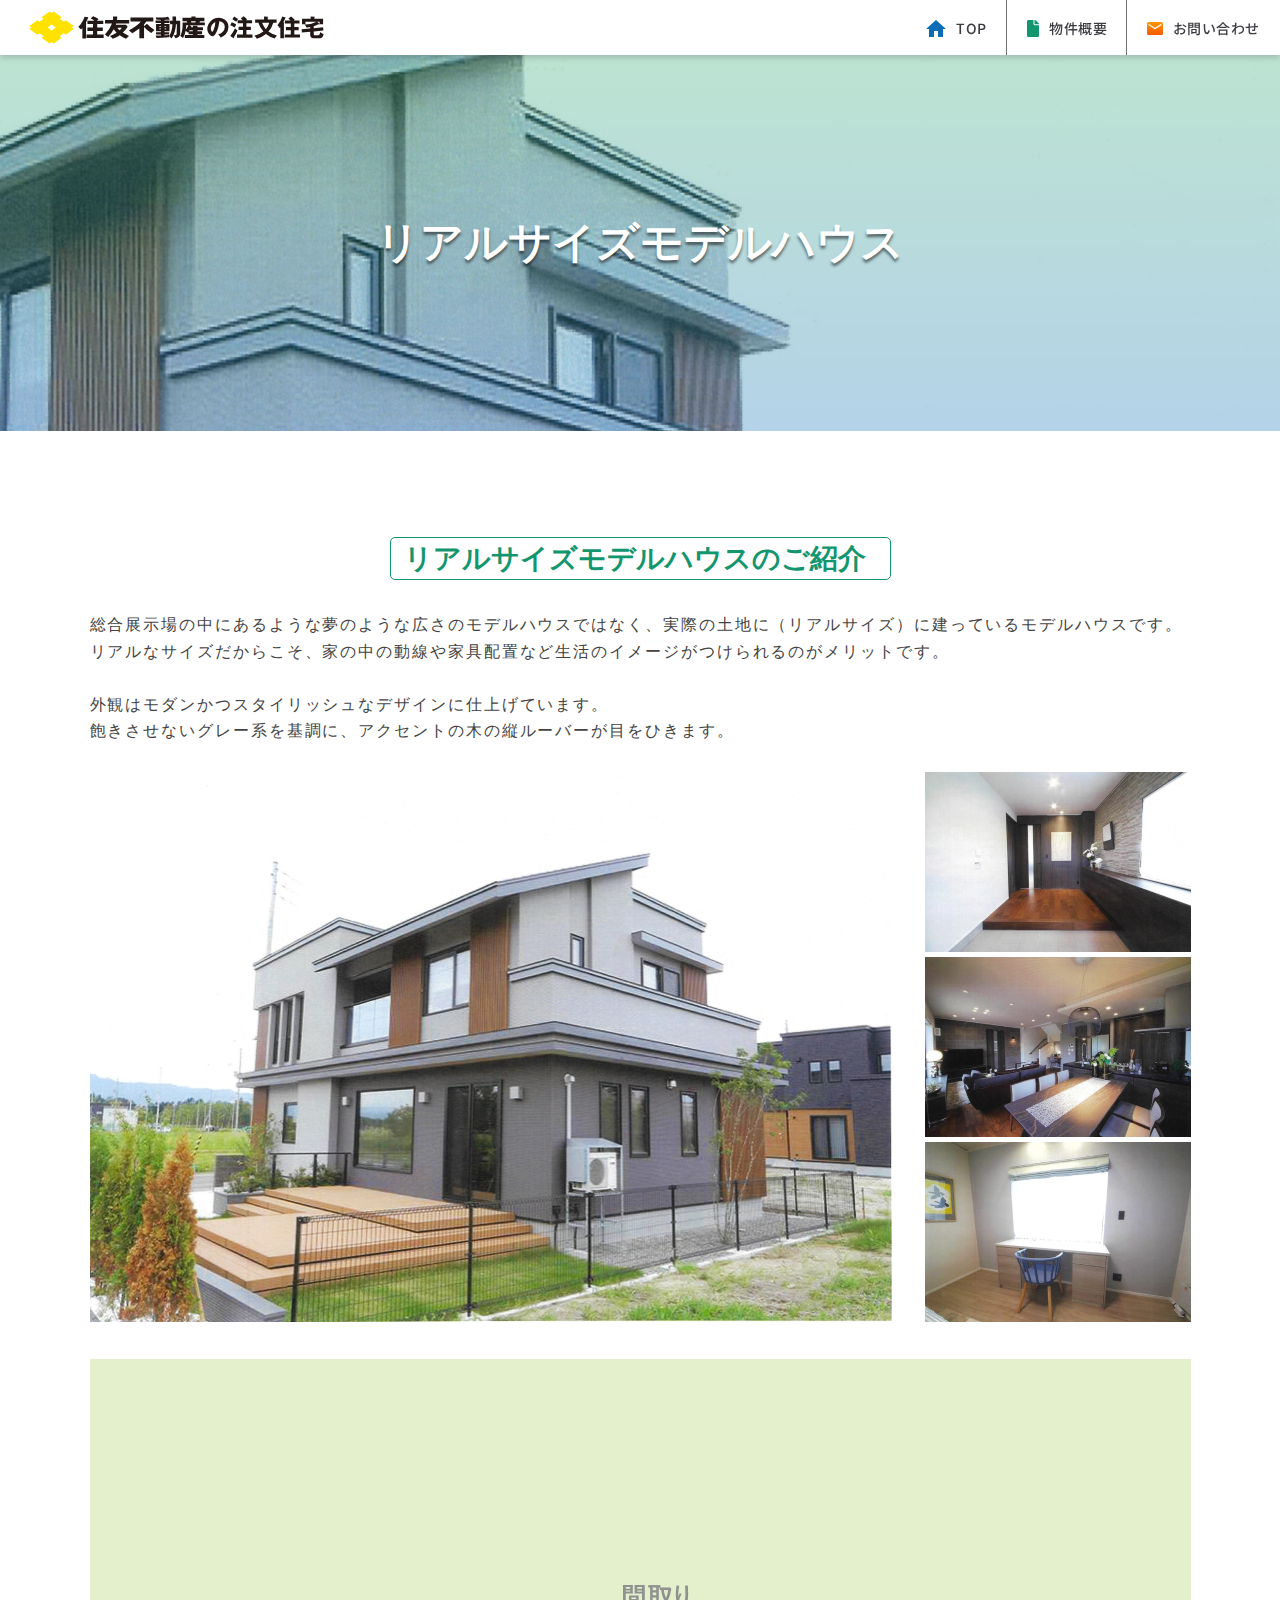
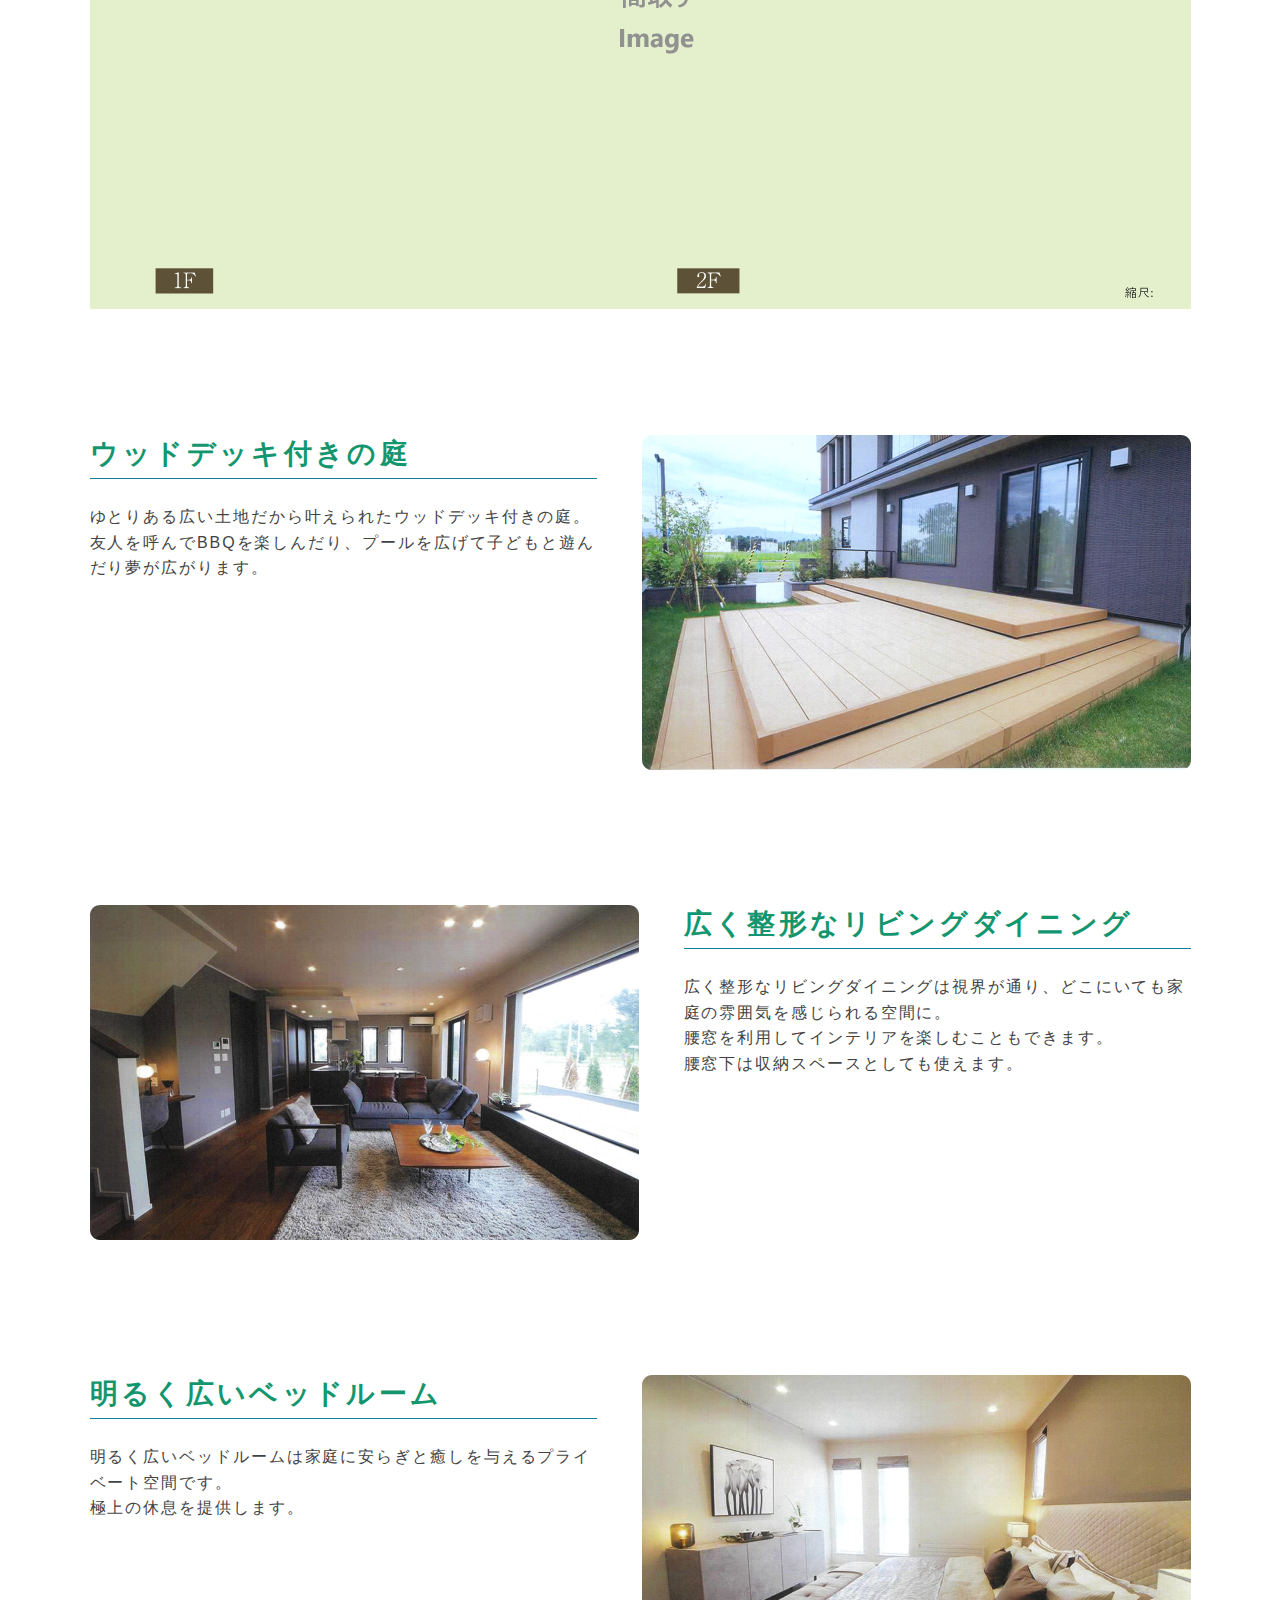
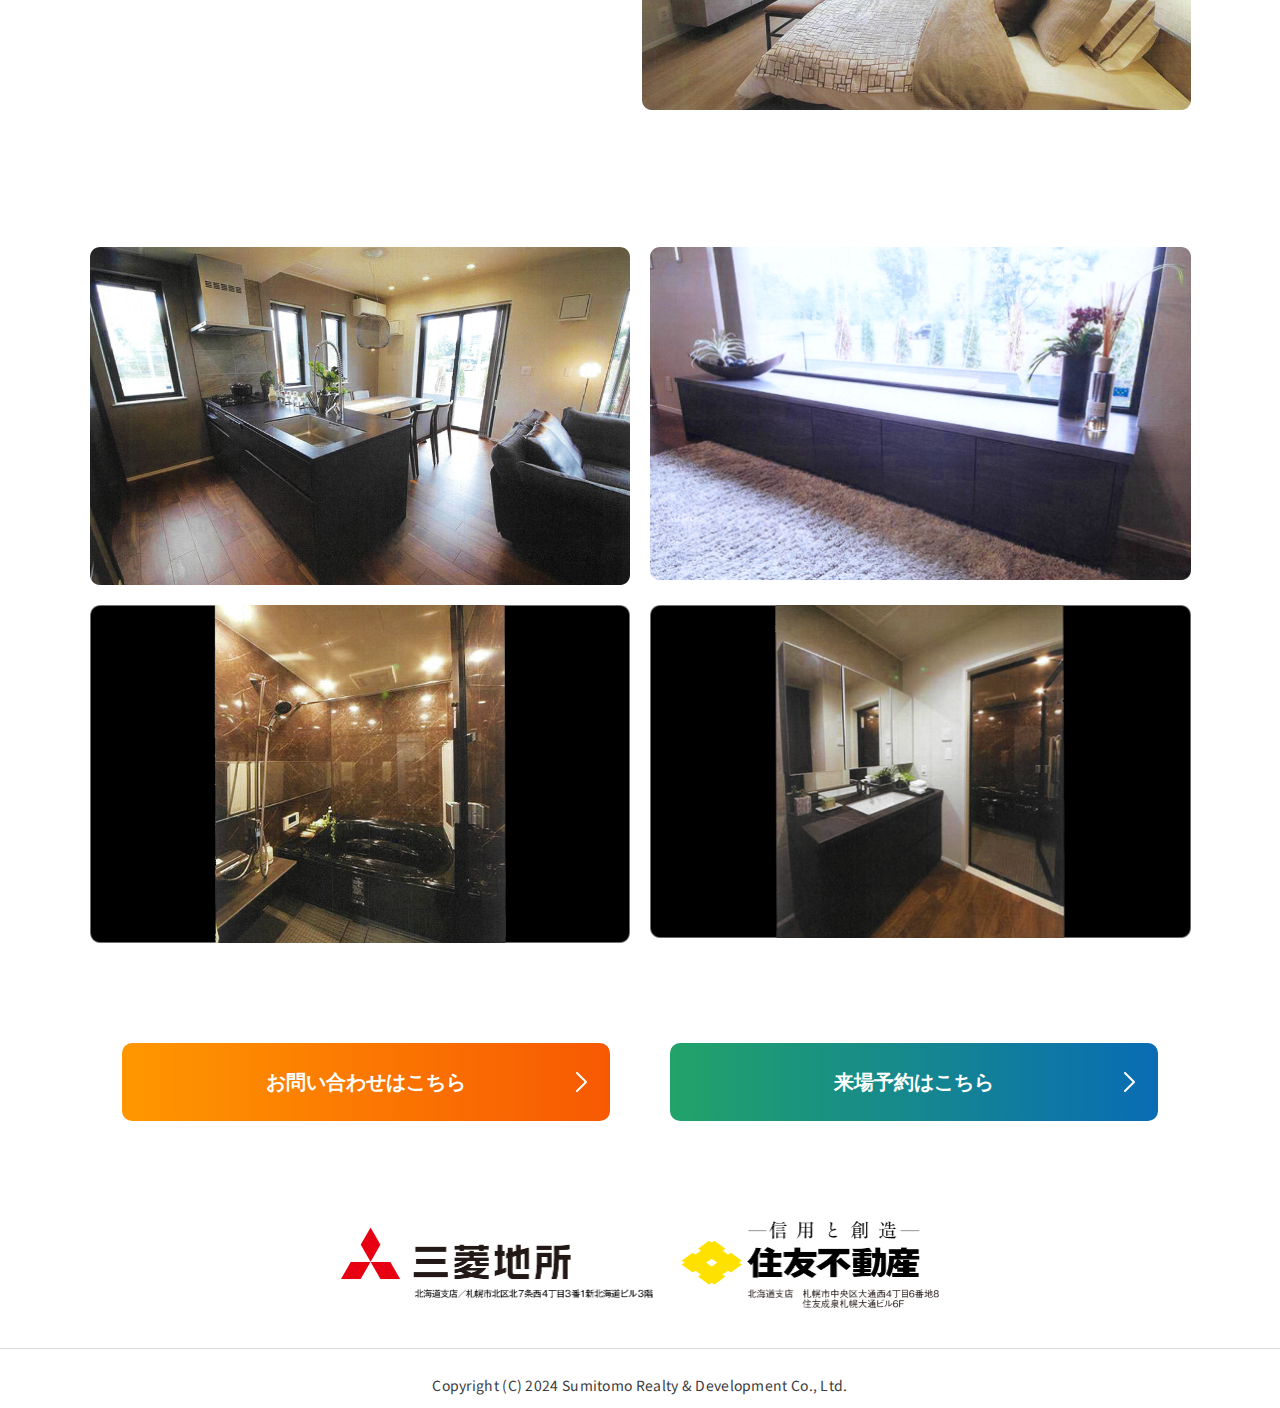
<file: ryokuendai/modelhouse/index.html>
<!DOCTYPE html>
<html lang="ja">

<head>
    <meta charset="utf-8" />
    <meta name="format-detection" content="email=no,telephone=no,address=no" />
    <meta http-equiv="X-UA-Compatible" content="IE=edge" />
    <meta name="viewport" content="width=device-width,initial-scale=1" />

    <title>住友不動産の注文住宅｜緑苑台ニュータウン｜リアルサイズモデルハウス</title>
    <meta name="description" content="住友不動産の注文住宅、緑苑台ニュータウンのご紹介です。札幌駅から10km圏内で、緑豊かなゆとりのある暮らしが叶います。" />
    <meta name="keywords" content="">
    <link rel="shortcut icon" type="image/x-icon" href="/images/common/favicon.ico">
    <meta property="og:title" content="住友不動産の注文住宅｜緑苑台ニュータウン｜リアルサイズモデルハウス" />
    <meta property="og:type" content="article" />
    <meta property="og:description" content="住友不動産の注文住宅、緑苑台ニュータウンのご紹介です。札幌駅から10km圏内で、緑豊かなゆとりのある暮らしが叶います。" />


    <!--fonts-->
    <link href="https://fonts.googleapis.com/css2?family=Noto+Sans+JP:wght@400;500;700;900&display=swap"
        rel="stylesheet">
    <link href="https://fonts.googleapis.com/css2?family=Marcellus&display=swap" rel="stylesheet">
    <!-- CSS/JS -->
    <link rel="stylesheet" href="../../assets/css/model.css" media="all" />
    <link rel="stylesheet" href="../../assets/css/style.css" media="all" />
    <link rel="stylesheet" href="../../assets/css/reset.css" media="all" />
    <link rel="stylesheet" href="../../assets/css/add.css" media="all" />

</head>

<body>
    <!-- HEADER SECTION -->
    <header id="header" class="header">
        <div class="header-wrapper">

            <div class="header-block">

                <!-- HEADER IMAGE SECTION -->
                <a href="https://www.j-urban.jp/" class="header-block-lft">
                    <img src="../../assets/img/header/logo.svg" alt="logo" class="img-fluid">
                </a>
                <div class="header-block-rgt">

                    <!-- HEADER LIST SECTION -->
                    <div class="header-block-open">
                        <ul class="header-list">
                            <li class="header-list--item">
                                <a href="../../ryokuendai/" class="header-list--link"><img
                                        src="../../assets/img/header/home.svg" alt="TOP">
                                    <span>TOP</span></a>
                            </li>
                            <li class="header-list--item property-overview">
                                <p class="header-list--link"><img src="../../assets/img/header/document.svg" alt="物件概要">
                                    <span>物件概要</span>
                                </p>
                                <div class="property-hover">
                                    <a href="../../202403ryokuendai/outline/index.html">建築条件付土地</a>
                                    <a href="../../202403ryokuendai/outline/tateuri.html">建売</a>
                                </div>
                            </li>
                            <li class="header-list--item">
                                <a href="https://www.j-urban.jp/inquiry/campaign/honbu/202401tochi/?lp=https://www.j-urban.jp/lp/ryokuendai/&office=%E5%8C%97%E6%B5%B7%E9%81%93%E4%BA%8B%E6%A5%AD%E6%89%80&bukken=%E7%B7%91%E8%8B%91%E5%8F%B0%E3%83%8B%E3%83%A5%E3%83%BC%E3%82%BF%E3%82%A6%E3%83%B3"
                                    class="header-list--link" target="_blank"><img
                                        src="../../assets/img/header/mail.svg" alt="お問い合わせ">
                                    <span>お問い合わせ</span></a>
                            </li>
                        </ul>
                        <img src="../../assets/img/header/img-sp.jpg" alt="" class="d-n-md d-b" style="width: 204px;">
                    </div>

                    <div class="menu">
                        <span class="menu-line -fst"></span>
                        <span class="menu-line -scd"></span>
                        <span class="menu-line -trd"></span>
                        <span class="menu-txt">MENU</span>
                    </div>
                </div>
            </div>
        </div>
    </header>

    <main class="model-house" id="main">
        <!-- MV -->
        <section class="o-mv">
            <div class="o-mv-content">
                <p class="o-mv-content-txt">
                    リアルサイズモデルハウス
                </p>
            </div>
        </section>

        <section class="model-house-wrapper">
            <div class="model-house-head">
                <h2 class="model-house-title">
                    リアルサイズモデルハウス<br class="d-n-md">のご紹介
                </h2>
            </div>

            <p class="model-house-top-text">
                総合展示場の中にあるような夢のような広さのモデルハウスではなく、実際の土地に（リアルサイズ）に建っているモデルハウスです。<br>
                リアルなサイズだからこそ、家の中の動線や家具配置など生活のイメージがつけられるのがメリットです。<br>
                <br>
                外観はモダンかつスタイリッシュなデザインに仕上げています。<br>
                飽きさせないグレー系を基調に、アクセントの木の縦ルーバーが目をひきます。
            </p>

            <div class="model-house-row">
                <div class="model-house-first-img">
                    <img src="../../assets/img/model-house/houses01.jpg" alt="リアルサイズモデルハウスのご紹介">
                </div>
                <div class="model-house-inner">
                    <div class="model-house-second-img">
                        <img src="../../assets/img/model-house/houses02.jpg" alt="リアルサイズモデルハウスのご紹介">
                    </div>
                    <div class="model-house-second-img">
                        <img src="../../assets/img/model-house/houses03.jpg" alt="リアルサイズモデルハウスのご紹介">
                    </div>
                    <div class="model-house-second-img">
                        <img src="../../assets/img/model-house/houses04.jpg" alt="リアルサイズモデルハウスのご紹介">
                    </div>
                </div>
            </div>

            <div class="model-house-map-img">
                <img src="../../assets/img/model-house/model-house-map.jpg" alt="間取りImage" class="d-n d-b-md">
                <img src="../../assets/img/model-house/model-house-map-sp.jpg" alt="間取りImage" class="d-n-md">
            </div>

            <div class="model-house-info-block">
                <div class="model-house-info-row">
                    <div class="model-house-info-content">
                        <h3 class="model-house-info-head">
                            ウッドデッキ付きの庭
                        </h3>
                        <p class="model-house-info-text">
                            ゆとりある広い土地だから叶えられたウッドデッキ付きの庭。<br>
                            友人を呼んでBBQを楽しんだり、プールを広げて子どもと遊んだり夢が広がります。
                        </p>
                    </div>
                    <div class="model-house-info-img">
                        <img src="../../assets/img/model-house/model-info01.png" alt="ウッドデッキ付きの庭">
                    </div>
                </div>

                <div class="model-house-info-row rev">
                    <div class="model-house-info-content">
                        <h3 class="model-house-info-head">
                            広く整形な<br class="d-n-md">リビングダイニング
                        </h3>
                        <p class="model-house-info-text">
                            広く整形なリビングダイニングは視界が通り、どこにいても家庭の雰囲気を感じられる空間に。<br>
                            腰窓を利用してインテリアを楽しむこともできます。<br>
                            腰窓下は収納スペースとしても使えます。
                        </p>
                    </div>
                    <div class="model-house-info-img">
                        <img src="../../assets/img/model-house/model-info02.png" alt="広く整形なリビングダイニング">
                    </div>
                </div>

                <div class="model-house-info-row">
                    <div class="model-house-info-content">
                        <h3 class="model-house-info-head">
                            明るく広いベッドルーム
                        </h3>
                        <p class="model-house-info-text">
                            明るく広いベッドルームは家庭に安らぎと癒しを与えるプライベート空間です。<br>
                            極上の休息を提供します。
                        </p>
                    </div>
                    <div class="model-house-info-img">
                        <img src="../../assets/img/model-house/model-info03.png" alt="明るく広いベッドルーム">
                    </div>
                </div>
            </div>

            <div class="model-house-btm-row">
                <div class="model-house-btm-img">
                    <img src="../../assets/img/model-house/model-btm01.png" alt="リアルサイズモデルハウスのご紹介">
                </div>
                <div class="model-house-btm-img">
                    <img src="../../assets/img/model-house/model-btm02.png" alt="リアルサイズモデルハウスのご紹介">
                </div>
                <div class="model-house-btm-img d-b d-n-md">
                    <img src="../../assets/img/model-house/model-btm04.png" alt="リアルサイズモデルハウスのご紹介">
                </div>
                <div class="model-house-btm-img d-b d-n-md">
                    <img src="../../assets/img/model-house/model-btm03.png" alt="リアルサイズモデルハウスのご紹介">
                </div>
                <div class="model-house-btm-img d-b-md d-n">
                    <img src="../../assets/img/model-house/model-btm03.png" alt="リアルサイズモデルハウスのご紹介">
                </div>
                <div class="model-house-btm-img d-b-md d-n">
                    <img src="../../assets/img/model-house/model-btm04.png" alt="リアルサイズモデルハウスのご紹介">
                </div>
            </div>
        </section>

    </main>
    <div class="float-contact-flex">
        <a href="https://www.j-urban.jp/model_reserve" class="float-contact -green" target="_blank">
            <span>来場予約は<br>こちら</span>
            <!-- <img src="../../assets/img/common/float-contact-sp.png"
                alt="お問い合わせ" class="img-fluid d-n-md d-b"> -->
        </a>

        <a href="https://www.j-urban.jp/inquiry/campaign/honbu/202401tochi/?lp=https://www.j-urban.jp/lp/ryokuendai/&office=%E5%8C%97%E6%B5%B7%E9%81%93%E4%BA%8B%E6%A5%AD%E6%89%80&bukken=%E7%B7%91%E8%8B%91%E5%8F%B0%E3%83%8B%E3%83%A5%E3%83%BC%E3%82%BF%E3%82%A6%E3%83%B3"
            class="float-contact" target="_blank">
            <span>お問い合わせは<br>こちら</span>
            <!-- <img src="../../assets/img/common/float-contact-sp.png"
                alt="お問い合わせ" class="img-fluid d-n-md d-b"> -->
        </a>
    </div>
    <div class="float-contact-flex">
        <a href="https://www.j-urban.jp/model_reserve" class="float-contact -green" target="_blank">
            <span>来場予約は<br>こちら</span>
            <!-- <img src="../assets/img/common/float-contact-sp.png"
                alt="お問い合わせ" class="img-fluid d-n-md d-b"> -->
        </a>

        <a href="https://www.j-urban.jp/inquiry/campaign/honbu/202401tochi/?lp=https://www.j-urban.jp/lp/ryokuendai/&office=%E5%8C%97%E6%B5%B7%E9%81%93%E4%BA%8B%E6%A5%AD%E6%89%80&bukken=%E7%B7%91%E8%8B%91%E5%8F%B0%E3%83%8B%E3%83%A5%E3%83%BC%E3%82%BF%E3%82%A6%E3%83%B3"
            class="float-contact" target="_blank">
            <span>お問い合わせは<br>こちら</span>
            <!-- <img src="../assets/img/common/float-contact-sp.png"
                alt="お問い合わせ" class="img-fluid d-n-md d-b"> -->
        </a>
    </div>
    <div class="float-contact-flex">
        <a href="https://www.j-urban.jp/model_reserve" class="float-contact -green" target="_blank">
            <span>来場予約は<br>こちら</span>
            <!-- <img src="../assets/img/common/float-contact-sp.png"
                alt="お問い合わせ" class="img-fluid d-n-md d-b"> -->
        </a>

        <a href="https://www.j-urban.jp/inquiry/campaign/honbu/202401tochi/?lp=https://www.j-urban.jp/lp/ryokuendai/&office=%E5%8C%97%E6%B5%B7%E9%81%93%E4%BA%8B%E6%A5%AD%E6%89%80&bukken=%E7%B7%91%E8%8B%91%E5%8F%B0%E3%83%8B%E3%83%A5%E3%83%BC%E3%82%BF%E3%82%A6%E3%83%B3"
            class="float-contact" target="_blank">
            <span>お問い合わせは<br>こちら</span>
            <!-- <img src="../assets/img/common/float-contact-sp.png"
                alt="お問い合わせ" class="img-fluid d-n-md d-b"> -->
        </a>
    </div>
    <!-- FOOTER SECTION -->
    <footer class="footer" id="footer">
        <div class="footer-btn">

            <a href="https://www.j-urban.jp/inquiry/campaign/honbu/202401tochi/?lp=https://www.j-urban.jp/lp/ryokuendai/&office=%E5%8C%97%E6%B5%B7%E9%81%93%E4%BA%8B%E6%A5%AD%E6%89%80&bukken=%E7%B7%91%E8%8B%91%E5%8F%B0%E3%83%8B%E3%83%A5%E3%83%BC%E3%82%BF%E3%82%A6%E3%83%B3"
                target="_blank" class="btn">
                <span>お問い合わせはこちら</span>

            </a>

            <a href="https://www.j-urban.jp/model_reserve" target="_blank" class="btn btn-green">
                <span>来場予約はこちら </span>

            </a>
        </div>
        <img src="../../assets/img/footer/footer-img.png" alt="" class="img-fluid d-n d-b-md">
        <img src="../../assets/img/footer/footer-img-sp.png" alt="" class="img-fluid d-n-md d-b">
        <p class="copyright">Copyright (C) 2024 Sumitomo Realty & Development Co., Ltd.</p>
    </footer>

    <script src="../../assets/js/app.js"></script>
    <script src="../../assets/js/scrollShow.js"></script>
</body>

</html>
</file>
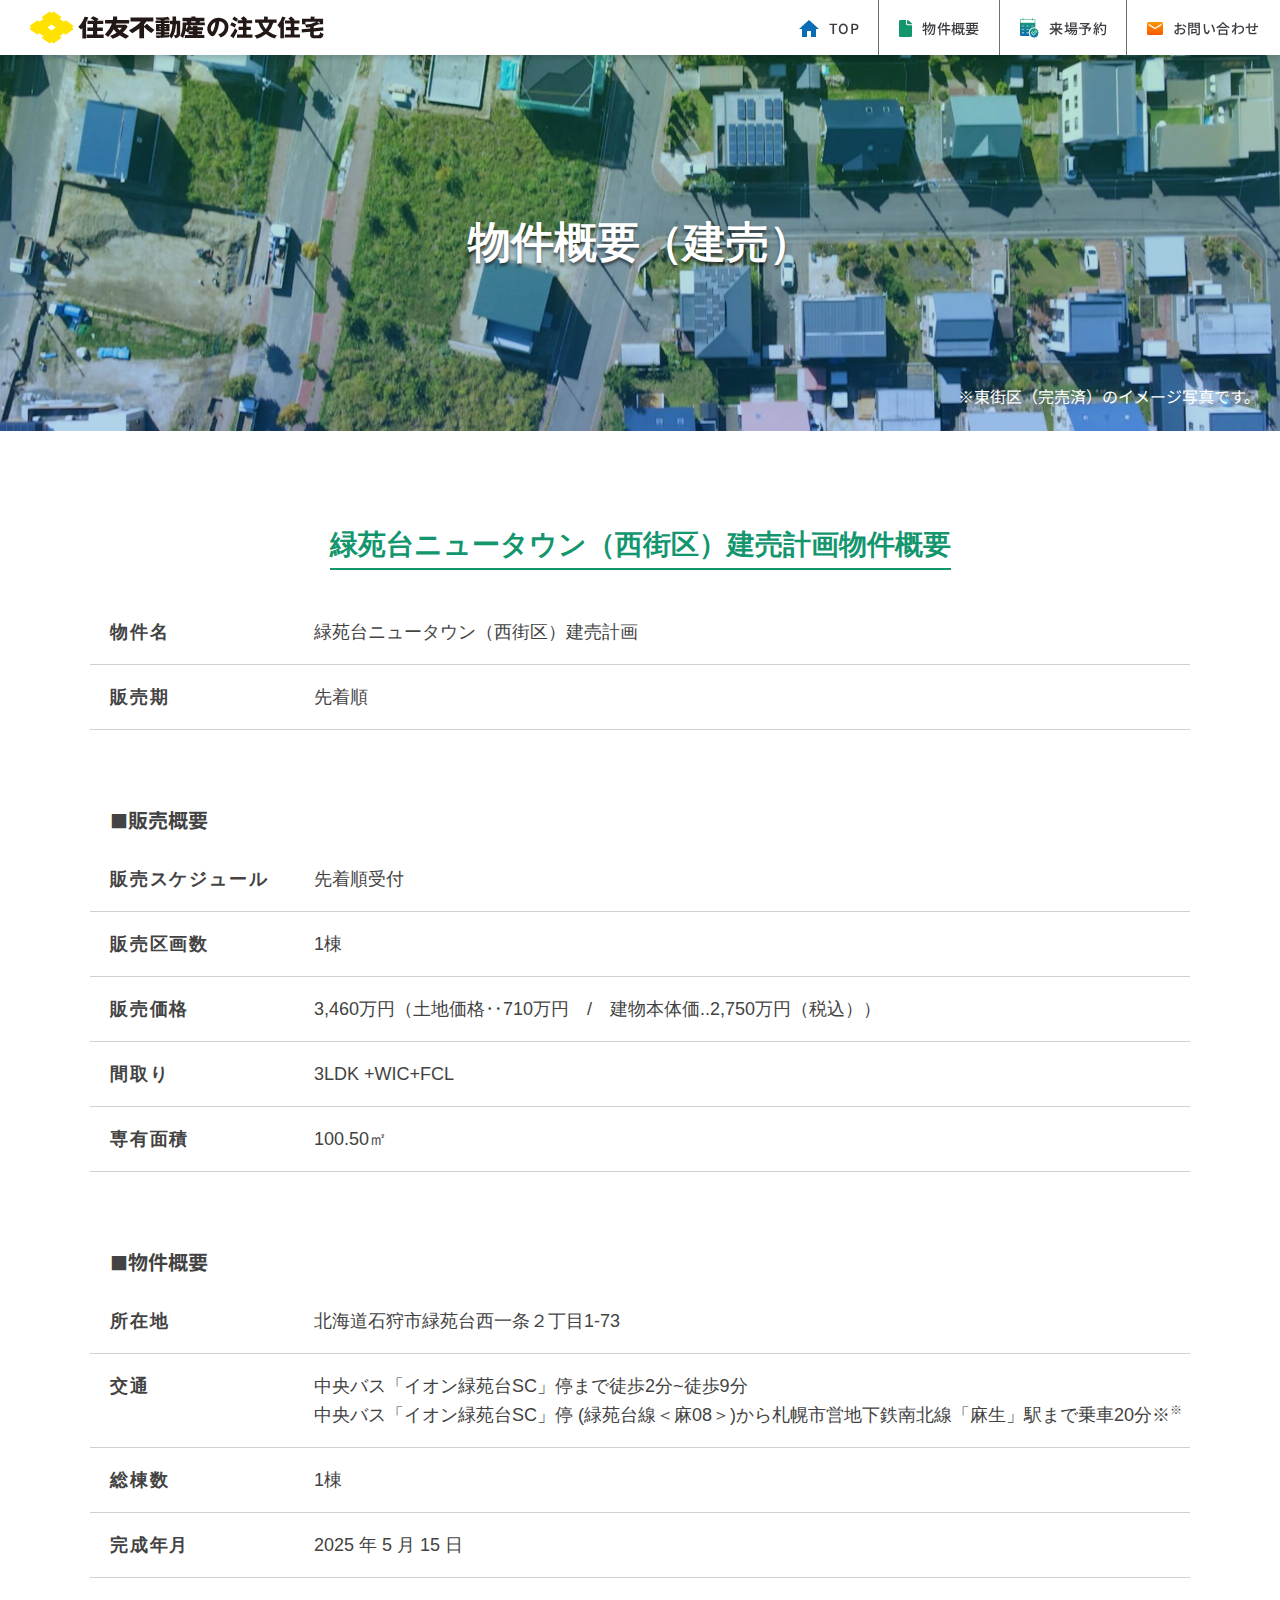
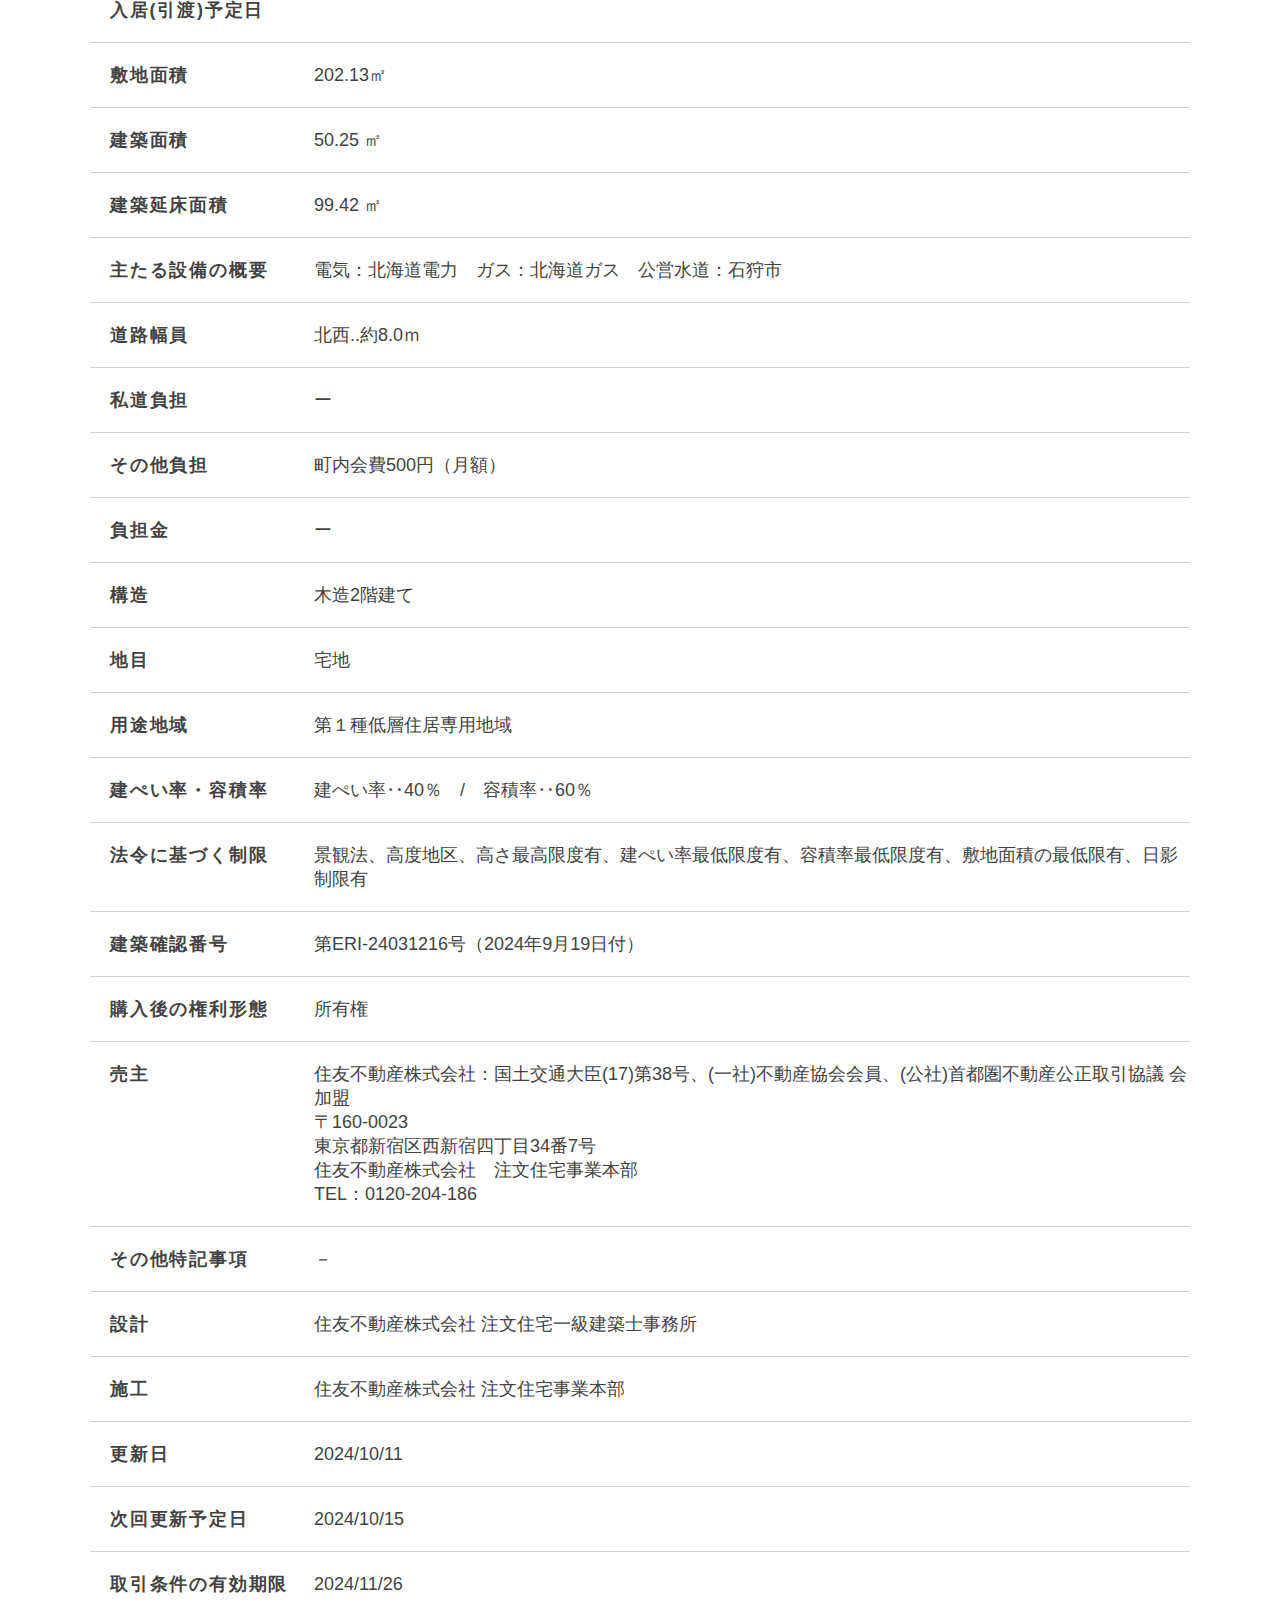
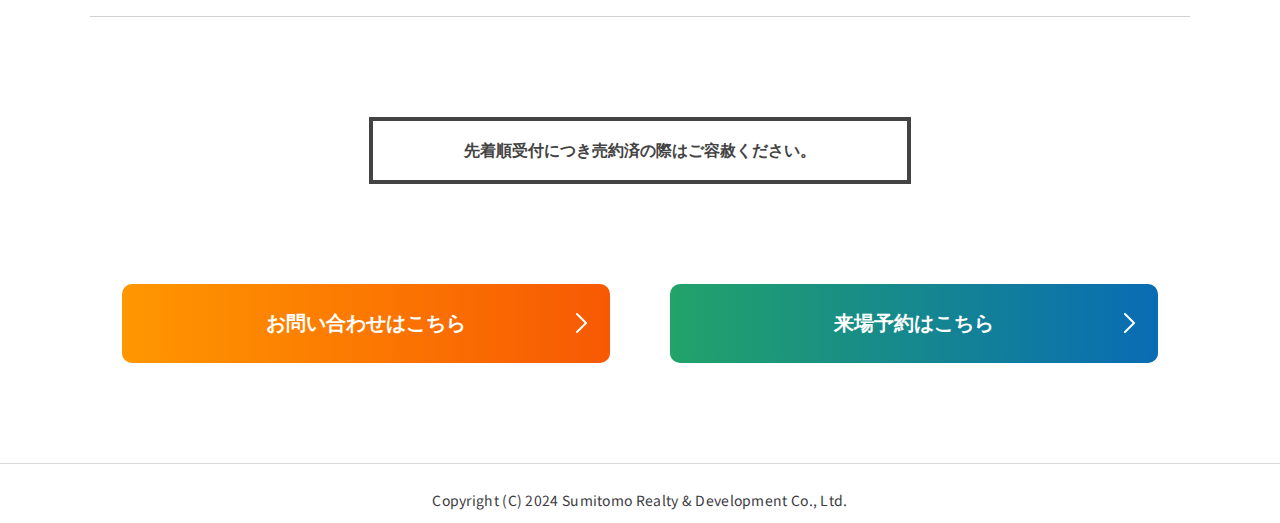
<file: 202403ryokuendai/outline/tateuri.html>
<!DOCTYPE html>
<html lang="ja">

<head>
    <meta charset="utf-8" />
    <meta name="format-detection" content="email=no,telephone=no,address=no" />
    <meta http-equiv="X-UA-Compatible" content="IE=edge" />
    <meta name="viewport" content="width=device-width,initial-scale=1" />

    <title>住友不動産の注文住宅｜緑苑台ニュータウン｜物件概要（建売）</title>
    <meta name="description" content="住友不動産の注文住宅、緑苑台ニュータウンのご紹介です。札幌駅から10km圏内で、緑豊かなゆとりのある暮らしが叶います。" />
    <meta name="keywords" content="">
    <link rel="shortcut icon" type="image/x-icon" href="/images/common/favicon.ico">
    <meta property="og:title" content="住友不動産の注文住宅｜緑苑台ニュータウン｜物件概要（建売）" />
    <meta property="og:type" content="article" />
    <meta property="og:description" content="住友不動産の注文住宅、緑苑台ニュータウンのご紹介です。札幌駅から10km圏内で、緑豊かなゆとりのある暮らしが叶います。" />


    <!--fonts-->
    <link href="https://fonts.googleapis.com/css2?family=Noto+Sans+JP:wght@400;500;700;900&display=swap"
        rel="stylesheet">
    <link href="https://fonts.googleapis.com/css2?family=Marcellus&display=swap" rel="stylesheet">
    <!-- CSS/JS -->
    <link rel="stylesheet" href="../../assets/css/style.css" media="all" />
    <link rel="stylesheet" href="../../assets/css/reset.css" media="all" />
    <link rel="stylesheet" href="../../assets/css/add.css" media="all" />



</head>

<body>
    <!-- HEADER SECTION -->
    <header id="header" class="header">
        <div class="header-wrapper">

            <div class="header-block">

                <!-- HEADER IMAGE SECTION -->
                <a href="https://www.j-urban.jp/" class="header-block-lft">
                    <img src="../../assets/img/header/logo.svg" alt="logo" class="img-fluid">
                </a>
                <div class="header-block-rgt">

                    <!-- HEADER LIST SECTION -->
                    <div class="header-block-open">
                        <ul class="header-list">
                            <li class="header-list--item">
                                <a href="../../ryokuendai/" class="header-list--link"><img
                                        src="../../assets/img/header/home.svg" alt="TOP">
                                    <span>TOP</span></a>
                            </li>
                            <li class="header-list--item property-overview">
                                <p class="header-list--link"><img src="../../assets/img/header/document.svg"
                                        alt="物件概要">
                                    <span>物件概要</span></p>
                                <div class="property-hover">
                                    <a href="../outline/index.html">建築条件付土地</a>
                                    <a href="../outline/tateuri.html">建売</a>
                                </div>
                            </li>
                            <li class="header-list--item">
                                <a href="https://www.j-urban.jp/model_reserve" class="header-list--link"
                                    target="_blank"><img src="../../assets/img/header/reservation.svg" alt="来場予約">
                                    <span>来場予約</span></a>
                            </li>
                            <li class="header-list--item">
                                <a href="https://www.j-urban.jp/inquiry/campaign/honbu/202401tochi/?lp=https://www.j-urban.jp/lp/ryokuendai/&office=%E5%8C%97%E6%B5%B7%E9%81%93%E4%BA%8B%E6%A5%AD%E6%89%80&bukken=%E7%B7%91%E8%8B%91%E5%8F%B0%E3%83%8B%E3%83%A5%E3%83%BC%E3%82%BF%E3%82%A6%E3%83%B3"
                                    class="header-list--link" target="_blank"><img
                                        src="../../assets/img/header/mail.svg" alt="お問い合わせ">
                                    <span>お問い合わせ</span></a>
                            </li>
                        </ul>
                        <img src="../../assets/img/header/img-sp.jpg" alt="" class="d-n-md d-b" style="width: 204px;">
                    </div>

                    <div class="menu">
                        <span class="menu-line -fst"></span>
                        <span class="menu-line -scd"></span>
                        <span class="menu-line -trd"></span>
                        <span class="menu-txt">MENU</span>
                    </div>
                </div>
            </div>
        </div>
    </header>

    <main class="detail" id="main">
        <!-- MV -->
        <section class="o-mv">
            <div class="o-mv-content">
                <p class="o-mv-content-txt">
                    物件概要（建売）
                </p>
            </div>
        </section>

        <div class="detail-wrapper">
            <!-- OVERALL SUMMARY -->
            <!--<section class="detail-overall" id="overall">
                <div class="container-md">
                    <div class="detail-header">
                        <h2 class="detail-header-jp">
                            <span>緑苑台ニュータウン全体概要</span>
                        </h2>
                    </div>

                    <div class="detail-overall-wrapper">
                        <div class="detail-accordion-list">
                            <div class="detail-overall-item">
                                <p class="detail-overall-td">
                                    所在地
                                </p>
                                <p class="detail-overall-th">
                                    北海道石狩市緑苑台東一条二丁目17番1他（地番）
                                </p>
                            </div>
                            <div class="detail-overall-item">
                                <p class="detail-overall-td">
                                    総開発面積
                                </p>
                                <p class="detail-overall-th">
                                    1,718,774㎡<span class="super">※1</span>
                                </p>
                            </div>
                            <div class="detail-overall-item">
                                <p class="detail-overall-td">
                                    開発許可番号
                                </p>
                                <p class="detail-overall-th">
                                    都整第1-6号指令 （平成元年4月5日） ・ 　変更都整第4-18号指令 （平成4年11月27日）<br>
                                    変更都整第6-11号指令（平成6年8月23日） ・ 変更都整第7-10号指令（平成7年8月21日）<br>
                                    変更都整第7-27号指令（平成7年8月21日） ・ 変更都整第8-7号指令 （平成8年8月22日）<br>
                                    変更都整第8-13号指令（平成9年3月14日） ・ 　変更都環第10-10号指令（平成10年9月9日）<br>
                                    都環第2211号指令 （平成17年3月23日）・　 石建総第565号（令和5年3月31日）<br>
                                    石建総第181号 （令和５年7月25日） ・　石建総第240号（令和5年10月18日）
                                </p>
                            </div>
                            <div class="detail-overall-item">
                                <p class="detail-overall-td">
                                    国土利用計画法に基づく事前確認制度
                                </p>
                                <p class="detail-overall-th">
                                    石振興第3-156号（平成7年11月9日）
                                </p>
                            </div>
                            <div class="detail-overall-item">
                                <p class="detail-overall-td">
                                    造成工事完了時期
                                </p>
                                <p class="detail-overall-th">
                                    緑苑台ニュータウン【東街区】　平成7年10月9日造成工事完成済<br>
                                    緑苑台ニュータウン【西街区】　〈造成工事中〉<br>
                                    （1工区）令和5年11月30日完成済 ／ （2工区）令和6年7月下旬完了予定／（3工区）令和6年10月下旬完了予定
                                </p>
                            </div>
                            <div class="detail-overall-item">
                                <p class="detail-overall-td">
                                    地目
                                </p>
                                <p class="detail-overall-th">
                                    宅地
                                </p>
                            </div>
                            <div class="detail-overall-item">
                                <p class="detail-overall-td">
                                    用途地域
                                </p>
                                <p class="detail-overall-th">
                                    第一種低層住居専用地域・第二種低層住居専用地域・第一種住居地域・第二種住居地域
                                </p>
                            </div>
                            <div class="detail-overall-item">
                                <p class="detail-overall-td">
                                    地区計画
                                </p>
                                <p class="detail-overall-th">
                                    緑苑台ニュータウン地区地区計画　
                                </p>
                            </div>
                            <div class="detail-overall-item">
                                <p class="detail-overall-td">
                                    建ぺい率／容積率
                                </p>
                                <p class="detail-overall-th">
                                    第一種低層住居専用地域（低層専用住宅地区）建ぺい率：40% 　／ 容積率：60%<br>
                                    第二種低層住居専用地域（低層一般住宅地区）建ぺい率：40％<span class="super">※2</span>／ 容積率：60％<span class="super">※2</span><br>
                                    第一種住居地域（サブセンター地区）　　　　建ぺい率：60％ ／ 容積率：200％<br>
                                    第二種住居地域（沿道サービスA地区・B地区・沿道業務地区）建ぺい率：60％ ／ 容積率：200％<br>
                                    （　）内は「緑苑台ニュータウン地区地区計画」の地区計画区域名となります。
                                </p>
                            </div>
                            <div class="detail-overall-item">
                                <p class="detail-overall-td">
                                    土地権利／<br>
                                    借地権種類
                                </p>
                                <p class="detail-overall-th">
                                    所有権
                                </p>
                            </div>
														<div class="detail-overall-item">
                                <p class="detail-overall-td">
                                    売主
                                </p>
                                <p class="detail-overall-th">
                                    ・三菱地所株式会社　国土交通大臣（15）第857号、(一社)不動産協会会員、(公社)首都圏不動産公正取引協議会加盟<br>
																		〒060-0807<br>
																	北海道札幌市北区北七条西4丁目3-1　<br>
																	新北海道ビル3階<br>
																	三菱地所株式会社 北海道支店<br>
																	TEL：011-728-2170<br><br>
																	
																	・住友不動産株式会社：国土交通大臣(17)第38号、(一社)不動産協会会員、(公社)首都圏不動産公正取引協議会加盟<br>
                                    〒160-0023<br>
                                    東京都新宿区西新宿四丁目34番7号<br>
                                    住友不動産株式会社　注文住宅事業本部<br>
                                    TEL：0120-204-186
                                </p>
                            </div>
                            <div class="detail-overall-item">
                                <p class="detail-overall-td">
                                    販売会社
                                </p>
                                <p class="detail-overall-th">
                                    売主・販売提携（代理）／住友不動産株式会社
                                </p>
                            </div>

                            <div class="detail-overall-item">
                                <p class="detail-overall-td">
                                    備考
                                </p>
                                <p class="detail-overall-th">
                                    <span class="super">※1</span>総開発面積には、未造成地　720,879.2㎡を含んでおります。<br>
                                    <span class="super">※2</span>第二種低層住居専用地域の法定建ぺい率につきましては、建ぺい率:50％/容積率:80％となっておりますが、緑苑台ニュータウン地区地区計画により建ぺい率:40％/容積率:60％に指定されております。
                                </p>
                            </div>
                    
                        </div>

            
                    </div>
                </div>
            </section>-->

            <!-- OBJECT SUMMARY -->
            <!--<section class="detail-object" id="object01">
                <div class="container-md">
                    <div class="detail-header">
                        <h2 class="detail-header-jp">
                            <span>【建築条件付き土地】<br class="d-n-md d-b">緑苑台ニュータウン（西街区）<br class="d-n-md d-b">全体概要</span>
                        </h2>
                    </div>

                    <div class="detail-overall-wrapper">
                        <div class="detail-accordion-list">
                            <div class="detail-overall-item">
                                <p class="detail-overall-td">
                                    総開発面積
                                </p>
                                <p class="detail-overall-th">
                                    106,314.40㎡
                                </p>
                            </div>
                            <div class="detail-overall-item">
                                <p class="detail-overall-td">
                                    総区画数
                                </p>
                                <p class="detail-overall-th">
                                    280区画（提携ハウスメーカー建築条件付宅地予定地121区画含む）<span class="super">※1</span>
                                </p>
                            </div>
                            <div class="detail-overall-item">
                                <p class="detail-overall-td">
                                    土地面積
                                </p>
                                <p class="detail-overall-th">
                                    200.79㎡ ～ 379.11㎡
                                </p>
                            </div>
                            <div class="detail-overall-item">
                                <p class="detail-overall-td">
                                    開発許可番号
                                </p>
                                <p class="detail-overall-th">
                                    石建総第565号（令和5年3月31日）・ 石建総第181号 （令和５年7月25日） ・石建総第240号（令和5年10月18日）
                                </p>
                            </div>
                            <div class="detail-overall-item">
                                <p class="detail-overall-td">
                                    国土利用計画法に<br>基づく事前確認制度
                                </p>
                                <p class="detail-overall-th">
                                    石振興第3-156号（平成7年11月9日）
                                </p>
                            </div>
                        </div>

                    </div>
                </div>
            </section>-->


            <section class="detail-object" id="object">
                <div class="container-md">
                    <div class="detail-header">
                        <h2 class="detail-header-jp">
                            <span>緑苑台ニュータウン<br class="d-n-md d-b">（西街区）建売計画物件概要</span>
                        </h2>
                    </div>

                    <div class="detail-overall-wrapper">
                        <div class="detail-accordion-list">

                            <div class="detail-overall-item">
                                <p class="detail-overall-td">
                                    物件名
                                </p>
                                <p class="detail-overall-th">
                                    緑苑台ニュータウン（西街区）建売計画
                                </p>
                            </div>
                            <div class="detail-overall-item">
                                <p class="detail-overall-td">
                                    販売期
                                </p>
                                <p class="detail-overall-th">
                                    先着順
                                </p>
                            </div>

                            <div class="detail-overall-item-container">
                                <p class="detail-overall-item-ttl">
                                    <span>■</span>販売概要
                                </p>
                                <div class="detail-overall-item">
                                    <p class="detail-overall-td">
                                        販売スケジュール
                                    </p>
                                    <p class="detail-overall-th">
                                        先着順受付
                                    </p>
                                </div>
                                <div class="detail-overall-item">
                                    <p class="detail-overall-td">
                                        販売区画数
                                    </p>
                                    <p class="detail-overall-th">
                                        1棟
                                        <!-- （提携ハウスメーカー建築条件付宅地予定地121区画含む）<span class="super">※1</span> -->
                                    </p>
                                </div>
                                <div class="detail-overall-item">
                                    <p class="detail-overall-td">
                                        販売価格
                                    </p>
                                    <p class="detail-overall-th">
                                        3,460万円（土地価格‥710万円　/　建物本体価..2,750万円（税込））
                                    </p>
                                </div>
                                <div class="detail-overall-item">
                                    <p class="detail-overall-td">
                                        間取り
                                    </p>
                                    <p class="detail-overall-th">
                                        3LDK +WIC+FCL
                                    </p>
                                </div>
                                <div class="detail-overall-item">
                                    <p class="detail-overall-td">
                                        専有面積
                                    </p>
                                    <p class="detail-overall-th">
                                        100.50㎡
                                    </p>
                                </div>
                            </div>

                            <div class="detail-overall-item-container">
                                <p class="detail-overall-item-ttl">
                                    <span>■</span>物件概要
                                </p>
                                <div class="detail-overall-item">
                                    <p class="detail-overall-td">
                                        所在地
                                    </p>
                                    <p class="detail-overall-th">
                                        北海道石狩市緑苑台西一条２丁目1-73
                                    </p>
                                </div>
                                <div class="detail-overall-item">
                                    <p class="detail-overall-td">
                                        交通
                                    </p>
                                    <p class="detail-overall-th">
                                        中央バス「イオン緑苑台SC」停まで徒歩2分~徒歩9分　<br>
                                        中央バス「イオン緑苑台SC」停 (緑苑台線＜麻08＞)から札幌市営地下鉄南北線「麻生」駅まで乗車20分※<span class="super">※</span>
                                    </p>
                                </div>
                                <div class="detail-overall-item">
                                    <p class="detail-overall-td">
                                        総棟数
                                    </p>
                                    <p class="detail-overall-th">
                                        1棟
                                    </p>
                                </div>
                                <div class="detail-overall-item">
                                    <p class="detail-overall-td">
                                        完成年月
                                    </p>
                                    <p class="detail-overall-th">
                                        2025 年 5 月 15 日
                                    </p>
                                </div>
                                <div class="detail-overall-item">
                                    <p class="detail-overall-td">
                                        入居(引渡)予定日
                                    </p>
                                    <p class="detail-overall-th">

                                    </p>
                                </div>
                                <div class="detail-overall-item">
                                    <p class="detail-overall-td">
                                        敷地面積
                                    </p>
                                    <p class="detail-overall-th">
                                        202.13㎡
                                    </p>
                                </div>
                                <div class="detail-overall-item">
                                    <p class="detail-overall-td">
                                        建築面積
                                    </p>
                                    <p class="detail-overall-th">
                                        50.25 ㎡
                                    </p>
                                </div>
                                <div class="detail-overall-item">
                                    <p class="detail-overall-td">
                                        建築延床面積
                                    </p>
                                    <p class="detail-overall-th">
                                        99.42 ㎡
                                    </p>
                                </div>
                                <div class="detail-overall-item">
                                    <p class="detail-overall-td">
                                        主たる設備の概要
                                    </p>
                                    <p class="detail-overall-th">
                                        電気：北海道電力　ガス：北海道ガス　公営水道：石狩市
                                    </p>
                                </div>
                                <div class="detail-overall-item">
                                    <p class="detail-overall-td">
                                        道路幅員
                                    </p>
                                    <p class="detail-overall-th">
                                        北西..約8.0ｍ
                                    </p>
                                </div>
                                <div class="detail-overall-item">
                                    <p class="detail-overall-td">
                                        私道負担
                                    </p>
                                    <p class="detail-overall-th">
                                        ー
                                    </p>
                                </div>
                                <div class="detail-overall-item">
                                    <p class="detail-overall-td">
                                        その他負担
                                    </p>
                                    <p class="detail-overall-th">
                                        町内会費500円（月額）
                                    </p>
                                </div>
                                <div class="detail-overall-item">
                                    <p class="detail-overall-td">
                                        負担金
                                    </p>
                                    <p class="detail-overall-th">
                                        ー
                                    </p>
                                </div>
                                <div class="detail-overall-item">
                                    <p class="detail-overall-td">
                                        構造
                                    </p>
                                    <p class="detail-overall-th">
                                        木造2階建て
                                    </p>
                                </div>
                                <div class="detail-overall-item">
                                    <p class="detail-overall-td">
                                        地目
                                    </p>
                                    <p class="detail-overall-th">
                                        宅地
                                    </p>
                                </div>
                                <div class="detail-overall-item">
                                    <p class="detail-overall-td">
                                        用途地域
                                    </p>
                                    <p class="detail-overall-th">
                                        第１種低層住居専用地域
                                    </p>
                                </div>
                                <div class="detail-overall-item">
                                    <p class="detail-overall-td">
                                        建ぺい率・容積率
                                    </p>
                                    <p class="detail-overall-th">
                                        建ぺい率‥40％　/　容積率‥60％
                                    </p>
                                </div>
                                <div class="detail-overall-item">
                                    <p class="detail-overall-td">
                                        法令に基づく制限
                                    </p>
                                    <p class="detail-overall-th">
                                        景観法、高度地区、高さ最高限度有、建ぺい率最低限度有、容積率最低限度有、敷地面積の最低限有、日影制限有
                                    </p>
                                </div>
                                <div class="detail-overall-item">
                                    <p class="detail-overall-td">
                                        建築確認番号
                                    </p>
                                    <p class="detail-overall-th">
                                        第ERI-24031216号（2024年9月19日付）
                                    </p>
                                </div>
                                <div class="detail-overall-item">
                                    <p class="detail-overall-td">
                                        購入後の権利形態
                                    </p>
                                    <p class="detail-overall-th">
                                        所有権
                                    </p>
                                </div>
                                <div class="detail-overall-item">
                                    <p class="detail-overall-td">
                                        売主
                                    </p>
                                    <p class="detail-overall-th">
                                        住友不動産株式会社：国土交通大臣(17)第38号、(一社)不動産協会会員、(公社)首都圏不動産公正取引協議
                                        会加盟<br>
                                        〒160-0023<br>
                                        東京都新宿区西新宿四丁目34番7号<br>
                                        住友不動産株式会社　注文住宅事業本部<br>
                                        TEL：0120-204-186
                                    </p>
                                </div>
                                <div class="detail-overall-item">
                                    <p class="detail-overall-td">
                                        その他特記事項
                                    </p>
                                    <p class="detail-overall-th">
                                        －
                                    </p>
                                </div>
                                <div class="detail-overall-item">
                                    <p class="detail-overall-td">
                                        設計
                                    </p>
                                    <p class="detail-overall-th">
                                        住友不動産株式会社 注文住宅一級建築士事務所
                                    </p>
                                </div>
                                <div class="detail-overall-item">
                                    <p class="detail-overall-td">
                                        施工
                                    </p>
                                    <p class="detail-overall-th">
                                        住友不動産株式会社 注文住宅事業本部
                                    </p>
                                </div>
                                <div class="detail-overall-item">
                                    <p class="detail-overall-td">
                                        更新日
                                    </p>
                                    <p class="detail-overall-th">
                                        2024/10/11
                                    </p>
                                </div>
                                <div class="detail-overall-item">
                                    <p class="detail-overall-td">
                                        次回更新予定日
                                    </p>
                                    <p class="detail-overall-th">
                                        2024/10/15
                                    </p>
                                </div>
                                <div class="detail-overall-item">
                                    <p class="detail-overall-td">
                                        取引条件の有効期限
                                    </p>
                                    <p class="detail-overall-th">
                                        2024/11/26
                                    </p>
                                </div>
                            </div>
                        </div>

                        <!-- <button class="detail-accordion-btn" data-id="object">
                            もっと見る
                        </button> -->
                    </div>
                    <div class="tochi-top-bottom02">先着順受付につき売約済の際はご容赦ください。</div>
                </div>
            </section>
        </div>

    </main>
    <div class="float-contact-flex">
        <a href="https://www.j-urban.jp/model_reserve" class="float-contact -green" target="_blank">
            <span>来場予約は<br>こちら</span>
            <!-- <img src="../assets/img/common/float-contact-sp.png"
                alt="お問い合わせ" class="img-fluid d-n-md d-b"> -->
        </a>

        <a href="https://www.j-urban.jp/inquiry/campaign/honbu/202401tochi/?lp=https://www.j-urban.jp/lp/ryokuendai/&office=%E5%8C%97%E6%B5%B7%E9%81%93%E4%BA%8B%E6%A5%AD%E6%89%80&bukken=%E7%B7%91%E8%8B%91%E5%8F%B0%E3%83%8B%E3%83%A5%E3%83%BC%E3%82%BF%E3%82%A6%E3%83%B3"
            class="float-contact" target="_blank">
            <span>お問い合わせは<br>こちら</span>
            <!-- <img src="../assets/img/common/float-contact-sp.png"
                alt="お問い合わせ" class="img-fluid d-n-md d-b"> -->
        </a>
    </div>
    <div class="float-contact-flex">
        <a href="https://www.j-urban.jp/model_reserve" class="float-contact -green" target="_blank">
            <span>来場予約は<br>こちら</span>
            <!-- <img src="../assets/img/common/float-contact-sp.png"
                alt="お問い合わせ" class="img-fluid d-n-md d-b"> -->
        </a>

        <a href="https://www.j-urban.jp/inquiry/campaign/honbu/202401tochi/?lp=https://www.j-urban.jp/lp/ryokuendai/&office=%E5%8C%97%E6%B5%B7%E9%81%93%E4%BA%8B%E6%A5%AD%E6%89%80&bukken=%E7%B7%91%E8%8B%91%E5%8F%B0%E3%83%8B%E3%83%A5%E3%83%BC%E3%82%BF%E3%82%A6%E3%83%B3"
            class="float-contact" target="_blank">
            <span>お問い合わせは<br>こちら</span>
            <!-- <img src="../assets/img/common/float-contact-sp.png"
                alt="お問い合わせ" class="img-fluid d-n-md d-b"> -->
        </a>
    </div>

    <!-- FOOTER SECTION -->
    <footer class="footer" id="footer">
        <div class="footer-btn">

            <a href="https://www.j-urban.jp/inquiry/campaign/honbu/202401tochi/?lp=https://www.j-urban.jp/lp/ryokuendai/&office=%E5%8C%97%E6%B5%B7%E9%81%93%E4%BA%8B%E6%A5%AD%E6%89%80&bukken=%E7%B7%91%E8%8B%91%E5%8F%B0%E3%83%8B%E3%83%A5%E3%83%BC%E3%82%BF%E3%82%A6%E3%83%B3"
                target="_blank" class="btn">
                <span>お問い合わせはこちら</span>

            </a>

            <a href="https://www.j-urban.jp/model_reserve" target="_blank" class="btn btn-green">
                <span>来場予約はこちら </span>

            </a>
        </div>
        <!-- <img src="../../assets/img/footer/footer-img.png" alt="" class="img-fluid d-n d-b-md">
        <img src="../../assets/img/footer/footer-img-sp.png" alt="" class="img-fluid d-n-md d-b"> -->
        <p class="copyright">Copyright (C) 2024 Sumitomo Realty & Development Co., Ltd.</p>
    </footer>

    <script src="../../assets/js/app.js"></script>
    <script src="../../assets/js/scrollShow.js"></script>
    <style>
        .tochi-top-bottom02 {
            border: 4px solid #434343;
            padding: 20px 91px;
            width: auto;
            font-weight: normal;
            margin-top: 100px;
            font-size: 16px;
            text-align: center;
            display: table;
            margin-left: auto;
            margin-right: auto;
            font-weight: bold;
        }

        @media (max-width: 767px) {

            .tochi-top-bottom02 {
                padding: 20px 10px;
                font-size: 14px;
                margin-top: 30px;
            }
        }
    </style>
</body>

</html>
</file>
<file: assets/css/style.css>
@charset "UTF-8";

html {
  /*scroll-behavior: smooth;*/
}

body {
  font-family: "游ゴシック", "游ゴシック体", YuGothic, "Yu Gothic",
    "ヒラギノ角ゴ ProN", "Hiragino Kaku Gothic ProN", "メイリオ", Meiryo,
    "ＭＳ ゴシック", "MS Gothic", HiraKakuProN-W3, "TakaoExゴシック",
    TakaoExGothic, "MotoyaLCedar", "Droid Sans Japanese", sans-serif;
  font-size: 1.6rem;
  font-weight: 400;
  line-height: 1.2;
  color: #434343;
  position: relative;
}

ul li {
  list-style-type: none;
}

img {
  display: block;
}

a {
  text-decoration: none;
  transition: all 0.2s ease;
}

* {
  box-sizing: border-box;
}

.d-n,
.d-n-xs {
  display: none !important;
}

.d-i,
.d-i-xs {
  display: inline !important;
}

.d-b,
.d-b-xs {
  display: block !important;
}

.d-ib,
.d-ib-xs {
  display: inline-block !important;
}

.d-f,
.d-f-xs {
  display: flex !important;
}

@media (min-width: 576px) {
  .d-n-sm {
    display: none !important;
  }

  .d-i-sm {
    display: inline !important;
  }

  .d-b-sm {
    display: block !important;
  }

  .d-ib-sm {
    display: inline-block !important;
  }

  .d-f-sm {
    display: flex !important;
  }
}

@media (min-width: 768px) {
  .d-n-md {
    display: none !important;
  }

  .d-i-md {
    display: inline !important;
  }

  .d-b-md {
    display: block !important;
  }

  .d-ib-md {
    display: inline-block !important;
  }

  .d-f-md {
    display: flex !important;
  }
}

@media (min-width: 992px) {
  .d-n-lg {
    display: none !important;
  }

  .d-i-lg {
    display: inline !important;
  }

  .d-b-lg {
    display: block !important;
  }

  .d-ib-lg {
    display: inline-block !important;
  }

  .d-f-lg {
    display: flex !important;
  }
}

@media (min-width: 1200px) {
  .d-n-xl {
    display: none !important;
  }

  .d-i-xl {
    display: inline !important;
  }

  .d-b-xl {
    display: block !important;
  }

  .d-ib-xl {
    display: inline-block !important;
  }

  .d-f-xl {
    display: flex !important;
  }
}

.container {
  display: block;
  max-width: 1240px;
  padding: 0 20px;
  margin: 0 auto;
}

.container-md {
  display: block;
  max-width: 1140px;
  padding: 0 20px;
  margin: 0 auto;
}

.img-fluid {
  max-width: 100%;
  height: auto;
}

main {
  margin-top: 62px;
}

@media (min-width: 768px) {
  main {
    margin-top: 55px;
  }
}

.btn {
  position: relative;
  display: flex;
  transition: all 0.2s ease, border-radius 0s;
  max-width: 300px;
  max-height: 62px;
  width: 100%;
  margin-inline: auto;
  color: #ffffff;
  position: relative;
  padding-block: 20px;
  font-weight: 700;
  font-size: 18px;
  line-height: 24px;
  padding-inline: 48px 0;
}

.btn span,
.btn-green span {
  position: relative;
  z-index: 5;
}

@media (min-width: 389px) {
  .btn {
    max-width: 320px;
    padding-inline: 67.5px 0;
  }
}

@media (min-width: 768px) {
  .btn {
    max-width: 488px;
    max-height: 78px;
    padding-block: 25.3px;
    font-size: 20px;
    line-height: 28px;
    padding-inline: 141px 0;
  }
}

.btn::after {
  position: absolute;
  transition: all 0.3s ease;
  content: "";
  width: 11px;
  height: 20px;
  background: url(../img/common/arw-org.svg) no-repeat;
  background-position: center;
  background-size: cover;
  top: 0;
  bottom: 0;
  right: 23px;
  margin: auto;
}

.btn::before {
  position: absolute;
  content: "";
  z-index: 0;
  border-radius: 10px;
  transition: opacity 0.3s ease;
  inset: 0;
  background: linear-gradient(to right, #ff9700, #f75903);
}

.btn:hover {
  background: url(../img/common/bdr-org-sp.svg) no-repeat;
  background-color: white;
  color: #f86502;
}

@media (min-width: 768px) {
  .btn:hover {
    background: url(../img/common/bdr-org.svg) no-repeat;
    background-color: white;
  }
}

.btn:hover::before {
  opacity: 0;
}

.btn:hover::after {
  background: url(../img/common/arw-org-hover.svg) no-repeat;
}

.btn.btn-green {
  transition: all 0.2s ease, border-radius 0s;
  position: relative;
}

.btn.btn-green span::after {
  content: "";
  position: absolute;
  background-image: url("../img/plan/link.svg");
  background-repeat: no-repeat;
  background-size: cover;
  background-position: center;
  top: 50%;
  transform: translateY(-50%);
  width: 16px;
  height: 14px;
  margin-left: 17px;
}

@media (max-width: 767px) {
  .btn.btn-green span::after {
    margin-left: 14px;
    width: 13px;
    height: 12px;
  }
}

.btn.btn-green:hover span::after {
  background-image: url("../img/plan/link-hover.svg");
}

.btn.btn-green::before {
  position: absolute;
  content: "";
  z-index: 0;
  border-radius: 10px;
  transition: opacity 0.3s ease;
  inset: 0;
  background: linear-gradient(to right, #22a369, #096cb4);
}

.btn.btn-green:hover {
  background: url(../img/common/bdr-blue-sp.svg) no-repeat;
  color: #096cb4;
  border-radius: 0;
  background-size: 100% 100%;
}

.btn.btn-green:hover::before {
  opacity: 0;
}

@media (min-width: 768px) {
  .btn.btn-green:hover {
    background: url(../img/common/bdr-blue.svg) no-repeat;
  }
}

.btn.btn-green:hover::after {
  background: url(../img/common/arw-blue-hover.svg) no-repeat;
}

.footer-btn {
  width: 100%;
  max-width: 1076px;
  margin-inline: auto;
  padding-inline: 20px;
  display: flex;
  justify-content: center;
  gap: 60px;
  margin-block: 100px;
}

footer .btn {
  display: flex;
  align-items: center;
  justify-content: center;
  margin-inline: 0;
  padding-inline: 0;
  max-height: 100%;
}

footer .btn.btn-green span::after {
  content: none;
}

@media (max-width: 767px) {
  .footer-btn {
    margin-block: 80px;
    flex-direction: column;
    gap: 30px;
    padding-inline: 10px;
  }

  footer .btn {
    margin-inline: auto;
    max-height: 62px;
  }
}

footer img {
  margin-inline: auto;
  margin-bottom: 40px;
  max-width: 312px !important;
}

/* @media (min-width: 389px) {
  footer img {
    max-width: 322px !important;
  }
} */

@media (min-width: 768px) {
  footer img {
    max-width: 598px !important;
  }
}

footer .copyright {
  border-top: 1px solid #d9d9d9;
  color: #3b3b41;
  text-align: center;
  font-family: "Noto Sans JP", sans-serif;
  font-weight: 400;
  font-size: 12px;
  line-height: 17px;
  letter-spacing: 0.3px;
  padding-block: 24.9px 40.1px;
}

@media (min-width: 768px) {
  footer .copyright {
    font-size: 14px;
    line-height: 20px;
    padding-block: 25.9px 13px;
  }
}

.header {
  display: block;
}

.header-block {
  width: 100%;
  display: flex;
  align-items: center;
  justify-content: space-between;
  box-shadow: 0 3px 6px rgba(0, 0, 0, 0.16);
  width: 100%;
  position: fixed;
  top: 0;
  background: #ffffff;
  z-index: 50;
}

@media only screen and (max-width: 767px) {
  .header-block-lft img {
    max-width: 200px;
  }
}

@media (min-width: 768px) and (max-width: 992px) {
  .header-block-lft img {
    max-width: 260px;
  }
}

.header-block-rgt {
  padding: 0 20.4px;
}

@media only screen and (max-width: 767px) {
  .header-block-open {
    transition: all 0.2s ease-in-out;
    position: fixed;
    left: 0;
    width: 100%;
    height: 100%;
    max-height: 0;
    visibility: hidden;
    opacity: 0;
    background: #ffffff;
    padding: 43.1px;
  }
}

.header-block-open.open {
  transition: all 0.2s ease-in-out;
  padding: 20.4px 34.5px 40px 35.5px;
  max-height: 100%;
  visibility: visible;
  opacity: 1;
  margin-top: 62px;
  box-shadow: inset 0px 0 8px 1px rgba(0, 0, 0, 0.16);
}

.header-list {
  display: flex;
  flex-direction: column;
  align-items: center;
  gap: 15px;
  margin-bottom: 64px;
}

@media (min-width: 768px) {
  .header-list {
    flex-direction: row;
    gap: 40px;
    margin-bottom: 0;
  }
}

.header-list--item {
  width: 100%;
}

@media (min-width: 768px) {
  .header-list--item {
    width: -moz-fit-content;
    width: fit-content;
  }
}

.header-list--item:last-child .header-list--link::after {
  content: none;
}

.header-list--link {
  cursor: pointer;
  color: #3b3b41;
  font-family: "Noto Sans JP", sans-serif;
  font-weight: 500;
  font-size: 14px;
  line-height: 20px;
  letter-spacing: 0.03em;
  display: flex;
  align-items: center;
  gap: 10px;
  padding-block: 0 15px;
  position: relative;
  border-bottom: 1px solid #707070;
}

@media (min-width: 768px) {
  .header-list--link {
    gap: 10px;
    padding-block: 18.2px 16.8px;
    border-bottom: 0;
  }
}

.header-list--link:hover {
  opacity: 0.7;
}

.header-list--link:after {
  position: absolute;
  content: none;
  background: #707070;
  width: 1px;
  height: 100%;
  top: 0;
  right: -20px;
}

.property-overview {
  transition: all 0.3s ease-in-out;
  position: relative;
}

.property-overview:hover .property-hover {
  opacity: 1;
  width: calc(100% + 39px);
  visibility: visible;

  a {
    display: block;
  }
}

.property-hover {
  pointer-events: all;
  transition: opacity 0.3s ease-in-out, width 0s ease-in-out, visibility 0s ease-in-out;
  position: absolute;
  opacity: 0;
  visibility: hidden;

  display: flex;
  flex-direction: column;
  gap: 13.5px;
  background-color: #FFF;
  padding: 13.5px 8.5px 14px 9.5px;
  width: 0;
  left: -20px;

  a {
    transition: all 0.3s ease-in-out;
    font-family: "Noto Sans JP", sans-serif;
    display: none;
    color: #3B3B41;
    font-weight: 500;
    font-size: 14px;
    line-height: 20px;
    letter-spacing: 0.03em;
  }

  a:hover {
    opacity: .7;
  }
}

@media (max-width: 767px) {
  .property-overview:hover .property-hover {
    width: unset;
  }

  .property-overview .header-list--link,.property-overview.header-list--item {
    pointer-events: none;
  }

  .property-hover {
    transition: all .3s ease-in-out;
    position: relative;
    opacity: 1;
    visibility: visible;
    width: 100%;
    left: 0;
    top: 0;
    gap: 15px;
    background-color: #FFF;
    padding: 15px 0 15px 24px;

    a {
      width: 100%;
      position: relative;
      display: flex;
      font-size: 14px;
      line-height: 20px;
      border-bottom: 1px solid #707070;
      padding-bottom: 10px;
    }
  }
}


@media (min-width: 768px) {
  .header-list--link:after {
    content: "";
  }
}

.menu {
  cursor: pointer;
  position: relative;
  margin-block: 17px 13px;
  width: 36px;
  height: 32px;
}

@media (min-width: 389px) {
  .menu {
    width: 32px;
  }
}

@media (min-width: 768px) {
  .menu {
    display: none;
  }
}

.menu-line {
  display: block;
  position: absolute;
  background: #707070;
  width: 32px;
  height: 2px;
}

.menu-line.-fst {
  transition: all 0.2s ease;
  top: 0;
}

.menu-line.-scd {
  top: 7px;
}

.menu-line.-trd {
  transition: all 0.2s ease;
  top: 14px;
}

.menu-txt {
  color: #707070;
  position: absolute;
  display: block;
  font-weight: 700;
  font-size: 10px;
  bottom: 0;
}

.menu.open .menu-line.-fst {
  transition: all 0.2s ease;
  transform: rotate(45deg);
  top: 12px;
}

.menu.open .menu-line.-scd {
  display: none;
}

.menu.open .menu-line.-trd {
  transition: all 0.2s ease;
  top: 12px;
  transform: rotate(-45deg);
}

.menu.open .menu-txt {
  display: none;
}

.banner img {
  width: 100%;
}

.conditions {
  background: url(../img/common/section-bg.png) no-repeat;
  /* background: url(../img/conditions/conditions-bg-sp.jpg) no-repeat; */
  background-position: center;
  background-size: cover;
}

@media (min-width: 768px) {
  .conditions {
    /* background: url(../img/conditions/conditions-bg-pc.jpg) no-repeat; */
    background-position: center;
    background-size: cover;
  }
}

.conditions-block {
  width: 100%;
  max-width: 1187px;
  margin-inline: auto;
  padding-inline: 20px;
  /* padding-block: 30.8px 67px; */
  padding-block: 80px 67px;
}

@media (min-width: 768px) {
  .conditions-block {
    padding-block: 100px 124px;
  }
}

.conditions-block--ttl {
  width: fit-content;
  margin-inline: auto;
  text-align: center;
  border: 1px solid #000000;
  border-radius: 5px;
  color: #000000;
  font-weight: 700;
  font-size: 18px;
  line-height: 24px;
  padding: 5px 18px 5px 15px;
  margin-bottom: 20px;
}

@media (min-width: 768px) {
  .conditions-block--ttl {
    font-size: 24px;
    line-height: 32px;
    padding: 2px 16px 3px 12px;
  }
}

.conditions-block--desc {
  text-align: left;
  font-weight: 500;
  font-size: 12px;
  line-height: 22px;
}

@media (min-width: 768px) {
  .conditions-block--desc {
    text-align: center;
    font-size: 16px;
    line-height: 26.25px;
  }
}

.conditions-block--txt {
  color: #434343;
  text-align: center;
  font-weight: 700;
  font-size: 18px;
  line-height: 29.3px;
}

@media (min-width: 768px) {
  .conditions-block--txt {
    font-size: 26px;
    line-height: 38px;
  }
}

.conditions-block-img-top {
  margin-inline: auto;
  margin-block: 85.8px 22.6px;
}

@media (min-width: 768px) {
  .conditions-block-img-top {
    margin-block: 95px 37.5px;
    max-width: 700px;
  }
}

@media (min-width: 992px) {
  .conditions-block-img-top {
    max-width: 922px;
  }
}

.conditions-block-img-mid {
  margin-inline: auto;
  margin-block: 57.8px 40.8px;
  max-width: 199px;
}

@media (min-width: 768px) {
  .conditions-block-img-mid {
    margin-block: 80px 42px;
    max-width: 550px;
  }
}

@media (min-width: 992px) {
  .conditions-block-img-mid {
    max-width: 778px;
  }
}

.conditions-block-img-btm {
  margin-inline: auto;
  margin-block: 0 42px;
  max-width: 343px;
}

@media (max-width: 768px) {
  .conditions-block-img-btm {
    max-width: 255px;
  }
}

.conditions-wrapper {
  border-radius: 10px;
  background: #ffffff;
  display: flex;
  flex-direction: column;
  padding: 6.2px 8.1px 27.7px;
  gap: 25px;
}

@media (min-width: 768px) {
  .conditions-wrapper {
    flex-direction: row;
    gap: 0;
    padding: 17px 19px 15px 20px;
  }
}

.conditions-card:first-child {
  max-width: 425px;
}

.conditions-card:first-child .conditions-card--img {
  margin: 0 0 4px;
}

@media (min-width: 768px) {
  .conditions-card:first-child .conditions-card--img {
    margin: 15.4px 0 15.6px 4px;
  }
}

@media (min-width: 768px) {
  .conditions-card:last-child .conditions-card--note {
    margin-left: 18px;
  }
}

.conditions-card--note {
  font-weight: 500;
  font-size: 12px;
  line-height: 16px;
}

.conditions-note {
  font-weight: 500;
  font-size: 12px;
  line-height: 17px;
  margin-top: 15px;
}

@media (min-width: 768px) {
  .conditions-card--note {
    font-size: 14px;
    line-height: 19px;
  }

  .conditions-note {
    font-size: 14px;
    line-height: 28px;
  }
}

.life {
  background-image: url(../img/life/life-bg-sp.jpg);
  background-position: center;
  background-size: cover;
  background-repeat: no-repeat;
  color: #fff;
}

@media screen and (min-width: 768px) {
  .life {
    background-image: url(../img/life/life-bg.jpg);
  }
}

.life__block {
  padding: 23px 20px 389px;
}

@media screen and (min-width: 576px) {
  .life__block {
    padding: 80px 0 290px 55px;
  }
}

@media screen and (min-width: 768px) {
  .life__block {
    padding: 80px 0 80px 55px;
  }
}

@media screen and (min-width: 992px) {
  .life__block {
    padding: 100px 0 120px 107px;
  }
}

@media screen and (min-width: 1200px) {
  .life__block {
    padding: 138px 0 144px 199px;
  }
}

.life__ttl {
  font-family: "kozuka-mincho-pr6n", serif;
  font-size: 28px;
  font-weight: 700;
  line-height: 38px;
  padding: 0 0 25px 0;
}

@media screen and (min-width: 768px) {
  .life__ttl {
    font-size: 41px;
    line-height: 60px;
    padding: 0 0 20px 0;
  }
}

@media screen and (min-width: 992px) {
  .life__ttl {
    font-size: 45px;
    padding: 0 0 25px 0;
  }
}

.life__text {
  font-family: "kozuka-mincho-pr6n", serif;
  font-size: 16px;
  font-weight: 700;
  line-height: 24px;
}

@media screen and (min-width: 768px) {
  .life__text {
    font-size: 18px;
    line-height: 39.2px;
  }
}

@media screen and (min-width: 992px) {
  .life__text {
    font-size: 20px;
  }
}

.nature {
  padding: 45px 0 60px;
  background: url(../img/common/section-bg.png) no-repeat;
  background-position: center;
  background-size: cover;
}

@media screen and (min-width: 768px) {
  .nature {
    padding: 60px 0 110px;
  }
}

.nature__row {
  display: flex;
  align-items: center;
  flex-direction: column;
  gap: 45px;
}

@media screen and (min-width: 768px) {
  .nature__row {
    flex-direction: row;
    gap: 0;
  }
}

.nature__row:not(:last-of-type) {
  margin-bottom: 60px;
}

@media screen and (min-width: 768px) {
  .nature__row:not(:last-of-type) {
    margin-bottom: 34px;
  }
}

.nature__row.-reverse {
  margin-bottom: 50px;
}

@media screen and (min-width: 768px) {
  .nature__row.-reverse {
    flex-direction: row-reverse;
    margin-bottom: 110px;
  }
}

@media screen and (min-width: 768px) {
  .nature__row.-reverse .nature__content {
    padding-right: 0;
    padding-left: 41px;
  }
}

.nature__col {
  width: 100%;
}

@media screen and (min-width: 768px) {
  .nature__col {
    width: 50%;
  }
}

.nature__content {
  padding-right: 0;
}

@media screen and (min-width: 768px) {
  .nature__content {
    padding-right: 41px;
  }
}

.nature__ttl {
  font-size: 24px;
  font-weight: 700;
  line-height: 32px;
  color: #434343;
  letter-spacing: 0.12em;
  margin-bottom: 32px;
  position: relative;
}

@media screen and (min-width: 768px) {
  .nature__ttl {
    font-size: 28px;
    line-height: 37px;
  }
}

.nature__ttl::after {
  content: "";
  height: 1px;
  width: 100%;
  position: absolute;
  bottom: -10px;
  left: 50%;
  transform: translateX(-50%);
  background: linear-gradient(to left,
      #22A369,
      #096CB4);
}

.nature__text {
  font-size: 16px;
  font-weight: 500;
  letter-spacing: 0.12em;
  line-height: 26.6px;
}

.nature-btns {
  display: flex;
  flex-direction: column-reverse;
  align-items: center;
  gap: 30px;
}

@media (min-width: 768px) {
  .nature-btns {
    flex-direction: row;
    margin-inline: 0;
  }
}

@media (min-width: 992px) {
  .nature-btns {
    gap: 30px;
  }
}

@media (min-width: 1280px) {
  .nature-btns {
    gap: 60px;
    margin-inline: 32px;
  }
}

@media (min-width: 768px) and (max-width: 992px) {
  .nature-btns .btn {
    max-width: 320px;
    max-height: 62px;
    padding-block: 17px;
    padding-inline: 50px;
  }

  .nature-btns .btn:hover {
    background: url(../img/common/bdr-org-sp.svg) no-repeat;
  }

  .nature-btns .btn.btn-green:hover {
    background: url(../img/common/bdr-blue-sp.svg) no-repeat;
  }
}

@media screen and (max-width: 320px) {
  .nature-btns .btn-green {
    padding-inline: 50px 0;
  }
}

@media (min-width: 321px) and (max-width: 768px) {
  .nature-btns .btn-green {
    padding-inline: 86px 0;
  }
}

.nature-btns .btn-green span::after {
  content: none;
}

.nature-btns .btn {
  padding-inline: 0;
  text-align: center;
  justify-content: center;
}

.adventure {
  background-image: url(../img/adventure/adventure-sp.jpg);
  background-position: center;
  background-size: cover;
  background-repeat: no-repeat;
}

@media screen and (min-width: 768px) {
  .adventure {
    background-image: url(../img/adventure/adventure.jpg);
  }
}

.adventure__ttl {
  font-family: "kozuka-mincho-pr6n", serif;
  font-size: 28px;
  font-weight: 700;
  line-height: 38px;
  color: #fff;
  padding: 32px 0 259px 20px;
}

@media screen and (min-width: 768px) {
  .adventure__ttl {
    font-size: 38px;
    line-height: 60px;
    padding: 120px 0 162px 71px;
  }
}

@media screen and (min-width: 992px) {
  .adventure__ttl {
    font-size: 45px;
    padding: 190px 0 190px 130px;
  }
}

@media screen and (min-width: 1200px) {
  .adventure__ttl {
    font-size: 45px;
    padding: 223px 0 225px 207px;
  }
}

.plan {
  background: url(../img/common/section-bg.png) no-repeat;
  background-position: center;
  background-size: cover;
  padding-block: 50px 80px;
}

@media (min-width: 768px) {
  .plan {
    padding-block: 55px 110px;
  }
}

.plan-block--ttl {
  color: #434343;
  font-weight: 700;
  font-size: 24px;
  line-height: 30px;
  letter-spacing: 0.12em;
  padding-bottom: 10px;
  position: relative;
}

.plan-block--ttl::after {
  content: "";
  position: absolute;
  background: linear-gradient(to left, #22a369, #096cb4);
  width: 100%;
  height: 1px;
  bottom: 0;
  left: 0;
}

@media (min-width: 768px) {
  .plan-block--ttl {
    font-size: 28px;
    line-height: 37px;
    padding-bottom: 5px;
  }
}

.plan-block:first-child {
  margin-bottom: 55px;
}

@media (min-width: 768px) {
  .plan-block:first-child {
    margin-bottom: 69px;
  }
}

.plan-block.-btm .plan-row {
  display: flex;
  align-items: center;
  flex-direction: column;
  gap: 0;
}

@media (min-width: 768px) {
  .plan-block.-btm .plan-row {
    flex-direction: row;
    gap: 70px;
  }
}

.plan-block.-btm .plan-col--desc {
  max-width: 631px;
}

@media (min-width: 768px) {
  .plan-block.-btm .plan-col {
    margin-left: 23px;
    gap: 44px;
  }
}

@media (min-width: 768px) {
  .plan-block.-btm .plan-col--img img {
    margin-inline: auto;
  }
}

.plan-wrapper {
  margin-bottom: 75px;
}

@media (min-width: 768px) {
  .plan-wrapper {
    margin-bottom: 117px;
  }
}

.plan-row {
  margin-top: 25px;
}

.plan-col {
  display: flex;
  align-items: center;
  justify-content: space-between;
  margin-inline: 45px;
  justify-content: center;
}

@media (min-width: 992px) {
  .plan-col {
    justify-content: space-between;
  }
}

@media (max-width: 767px) {
  .plan-col {
    flex-wrap: wrap;
    margin-inline: auto;
    gap: 21.5px 0;
  }
}

.plan-col--desc {
  font-weight: 500;
  font-size: 16px;
  line-height: 25px;
  letter-spacing: 0.12em;
  margin-bottom: 48px;
}

@media (min-width: 768px) {
  .plan-col--desc {
    margin-bottom: 31px;
  }
}

.plan-col--img img {
  margin-inline: 10px;
  max-width: 105px;
}

@media (min-width: 389px) {
  .plan-col--img img {
    margin-inline: 27.5px;
    max-width: 120px;
  }
}

@media (min-width: 768px) {
  .plan-col--img img {
    margin-inline: 25px;
  }
}

.plan-col--img p {
  text-align: center;
  font-weight: 500;
  font-size: 16px;
  line-height: 21px;
  letter-spacing: 0.12em;
  margin-top: 10.5px;
}

@media (min-width: 768px) {
  .plan-col--img p {
    font-size: 18px;
    line-height: 24px;
    margin-top: 20px;
  }
}

.plan .plot-block {
  margin-bottom: 40px;
}

@media (min-width: 768px) {
  .plan .plot-block {
    margin-bottom: 102px;
  }
}

.plan .plot-block:nth-child(3) {
  margin-bottom: 40px;
}

@media (min-width: 768px) {
  .plan .plot-block:nth-child(3) {
    margin-bottom: 120px;
  }
}

.plan .plot-block-note {
  margin-top: 40px;

  p:first-child {
    font-weight: 500;
    font-size: 12px;
    line-height: 16px;
    margin-bottom: 11px;
    padding-inline: 15px;
  }

  p:last-child {
    text-align: center;
    font-weight: 700;
    font-size: 16px;
    line-height: 21.5px;
    letter-spacing: 0.12em;
    padding-block: 8px 9px;
    border: 2px solid #434343;
  }
}

@media (min-width: 768px) {
  .plan .plot-block-note {
    margin-top: 25px;

    p:first-child {
      font-size: 14px;
      line-height: 19px;
      margin-bottom: 20px;
      padding-inline: 0;
    }

    p:last-child {
      font-size: 18px;
      line-height: 24px;
      padding-block: 8px;
    }
  }
}

.plan .plot-block--img {
  margin-inline: auto;
  width: 100%;
  max-width: 270px;
  border-radius: 10px;
}

@media (min-width: 389px) {
  .plan .plot-block--img {
    max-width: 320px;
  }
}

@media (min-width: 768px) {
  .plan .plot-block--img {
    max-width: 700px;
  }
}

@media (min-width: 1080px) {
  .plan .plot-block--img {
    margin-inline: 25px;
    max-width: 100%;
  }
}

.plan .plot-block--txt {
  font-weight: 500;
  font-size: 12px;
  line-height: 16px;
  margin-top: 4px;
  margin-left: 15px;
}

@media (min-width: 768px) {
  .plan .plot-block--txt {
    font-size: 14px;
    line-height: 19px;
    margin-left: 35px;
  }
}

@media (min-width: 992px) {
  .plan .plot-block--txt {
    margin-left: 50px;
  }
}

@media (min-width: 1280px) {
  .plan .plot-block--txt {
    margin-left: 72px;
  }
}

.plan .plot-heading {
  background: linear-gradient(transparent 0,
      transparent 50%,
      #000000 50%,
      #000000 60%,
      transparent 60%,
      transparent 100%);
}

.plan .plot-heading--main {
  width: -moz-fit-content;
  width: fit-content;
  margin-inline: auto;
  text-align: center;
  color: #ffffff;
  background: #000000;
  border-radius: 5px;
  border: 2px solid #ffffff;
  box-shadow: 2px 2px 0px 1px #000000;
  font-weight: 700;
  font-size: 20px;
  line-height: 27px;
  padding-inline: 24px;
  padding-block: 2px 1px;
  margin-bottom: 20px;
}

@media (min-width: 768px) {
  .plan .plot-heading--main {
    font-size: 28px;
    line-height: 37px;
    padding-block: 1px 0;
    margin-bottom: 40px;
  }
}

.plan-btm img {
  width: 100%;
}


/* INFO SECTION */
.plot-block.info .building-block {
  background-color: #FFF;
  border-radius: 13px;
  padding: 40px 13px;
}

.info .mt-10 {
  display: block;
  margin-top: 10px;
}

@media (min-width: 992px) {
  .plot-block.info .building-block {
    padding: 40px 30px;
  }
}

@media (min-width: 1100px) {
  .plot-block.info .building-block {
    padding: 49px 70px 64px;
  }
}

.plot-block.info {
  margin-bottom: 76px;
}

.info .plot-heading--main {
  margin-bottom: 55px;
}

.plot-block.info {

  .building-card:nth-child(2) .fst,
  .building-card:nth-child(2) .fst {
    max-width: 140px;

    @media (min-width: 992px) {
      max-width: 187px;
    }
  }

  .building-card:nth-child(2) .trd,
  .building-card:nth-child(2) .trd {
    max-width: 140px;

    @media (min-width: 992px) {
      max-width: 184px;
    }
  }
}

.info .building-card-img {
  right: -40px;
}

.plot-block.info .plot-btn span::after {
  content: none;
}

@media (max-width:767px) {
  .plot-block.info .building-block {
    padding: 30px 15px;
  }

  @media (min-width: 1100px) {
    .plot-block.info .building-block {
      padding: 49px 70px 64px;
    }
  }

  .info .plot-heading--main {
    margin-bottom: 30px;
  }

  .plot-block.info {

    .building-card:nth-child(2) .fst,
    .building-card:nth-child(2) .fst {
      max-width: 100%;
    }

    .building-card:nth-child(2) .trd,
    .building-card:nth-child(2) .trd {
      max-width: 100%;
    }
  }
}

.charms {
  background: url(../img/charms/charms-bg.png) no-repeat;
  background-position: center;
  background-size: cover;
  padding-block: 50px 80px;
}

@media (min-width: 768px) {
  .charms {
    padding-block: 113px 73px;
  }
}

.charms-heading {
  text-align: center;
  color: #000;
  font-family: "Noto Sans JP", sans-serif;
  font-weight: 700;
  font-size: 24px;
  line-height: 34.5px;
  margin-bottom: 45px;
}

@media (min-width: 768px) {
  .charms-heading {
    font-size: 42px;
    line-height: 66px;
    margin-bottom: 90px;
  }
}

@media (min-width: 992px) {
  .charms-heading {
    font-size: 46px;
    margin-bottom: 128px;
  }
}

.charms-note {
  color: #71757b;
  font-family: "Noto Sans JP", sans-serif;
  font-weight: 500;
  font-size: 12px;
  line-height: 19.4px;
  margin-block: 30px 68px;
}

@media (min-width: 768px) {
  .charms-note {
    text-align: center;
    font-size: 14px;
    line-height: 20px;
    margin-block: 120px 72px;
  }
}

.charms-row {
  display: flex;
  align-items: flex-start;
  justify-content: space-between;
  gap: 8px;
  margin-bottom: 60px;
}

@media (min-width: 400px) {
  .charms-row {
    justify-content: center;
  }
}

@media (min-width: 768px) {
  .charms-row {
    gap: 40px;
    margin-bottom: 90px;
  }
}

.charms-row:last-child {
  margin-bottom: 0;
}

@media (min-width: 768px) {
  .charms-row:nth-child(odd) {
    justify-content: flex-start;
  }
}

@media (min-width: 768px) {
  .charms-row:nth-child(even) {
    justify-content: flex-end;
  }
}

.charms-col--img {
  width: 100%;
}

@media (min-width: 768px) {
  .charms-col--img {
    max-width: 550px;
  }
}

@media (min-width: 992px) {
  .charms-col--img {
    max-width: 660px;
  }
}

.charms-col--desc {
  font-family: "Noto Sans JP", sans-serif;
  font-weight: 500;
  font-size: 14px;
  line-height: 20px;
  letter-spacing: 0.12em;
  margin-top: 15.4px;
}

@media (min-width: 768px) {
  .charms-col--desc {
    font-size: 20px;
    line-height: 29px;
    margin-top: 24px;
  }
}

.charms-col:first-child {
  width: 100%;
}

@media (min-width: 768px) {
  .charms-col:first-child {
    width: auto;
  }
}

.charms-col:last-child {
  width: 90px;
  max-width: 142px;
}

@media (min-width: 768px) {
  .charms-col:last-child {
    width: auto;
  }
}

@media (max-width: 576px) {
  .charms-col:last-child.-fst {
    max-width: 57px;
    margin-left: 13px;
  }
}

.charms .btn {
  background: #998c72;
  color: #ffffff;
  border-radius: 0;
  max-width: 300px;
  padding-block: 20px;
  padding-inline: 12px 0;
  max-height: 100%;
  font-family: "Noto Sans JP", sans-serif;
  font-size: 16px;
  line-height: 24px;
  letter-spacing: 0.05em;
}

.charms .btn::before {
  content: none;
}

@media (min-width: 389px) {
  .charms .btn {
    max-width: 320px;
    padding-inline: 42.6px 0;
  }
}

@media (min-width: 768px) {
  .charms .btn {
    max-width: 490px;
    max-height: 80px;
    padding-block: 25.5px 31.5px;
    padding-inline: 68.5px 0;
    font-size: 24px;
    line-height: 25px;
    letter-spacing: 0.05em;
  }
}

.charms .btn::after {
  background: url(../img/common/arw-white.svg) no-repeat;
  top: 0;
}

@media (max-width: 768px) {
  .charms .btn::after {
    background: url(../img/common/arw-sm.svg) no-repeat;
    top: 9px;
    right: 13px;
  }
}

.charms .btn:hover {
  background: #ffffff;
  color: #434343;
}

.charms .btn:hover::after {
  background: url(../img/common/arw-black.svg) no-repeat;
  top: 0;
}

@media (max-width: 768px) {
  .charms .btn:hover::after {
    background: url(../img/common/arw-blck-sm.svg) no-repeat;
    top: 9px;
    right: 13px;
  }
}

.o-mv {
  background-repeat: no-repeat;
  background-size: cover;
  background-position: center;
  background-image: url(../img/detail/detail-top-mv-sp.jpg);
}

@media (min-width: 768px) {
  .o-mv {
    background-image: url(../img/detail/detail-top-mv.jpg);
  }
}

.o-mv-content {
  position: relative;
  text-align: center;
  padding-block: 102px 103px;
}

@media (min-width: 768px) {
  .o-mv-content {
    padding-block: 159px 160px;
  }
}

.o-mv-content-txt {
  color: #ffffff;
  font-weight: 700;
  text-shadow: 0px 3px 3px rgba(0, 0, 0, 0.53);
  font-size: 28px;
  line-height: 37px;
}

@media (min-width: 768px) {
  .o-mv-content-txt {
    font-size: 43px;
    line-height: 57px;
  }
}

.o-mv-content-note {
  position: absolute;
  text-align: end;
  color: #ffffff;
  font-family: "Noto Sans JP", sans-serif;
  font-weight: 400;
  font-size: 12px;
  line-height: 17px;
  bottom: 8px;
  right: 11px;
}

@media (min-width: 768px) {
  .o-mv-content-note {
    font-size: 16px;
    line-height: 24px;
    bottom: 18px;
    right: 20px;
  }
}

.detail-header {
  text-align: center;
}

.detail-header-jp {
  font-weight: 700;
  color: #13966e;
  position: relative;
  display: inline-block;
  font-size: 20px;
  line-height: 32.6px;
}

@media (min-width: 768px) {
  .detail-header-jp {
    font-size: 28px;
    line-height: 37px;
  }
}

.detail-header-jp span {
  padding-bottom: 2.9px;
  border-bottom: 2px solid #13966e;
}

@media (min-width: 768px) {
  .detail-header-jp span {
    padding-bottom: 8px;
  }
}

.detail-overall {
  padding-top: 68px;
}

@media (min-width: 768px) {
  .detail-overall {
    padding-top: 115px;
  }
}

.detail-overall-wrapper {
  margin-top: 35px;
}

@media (min-width: 768px) {
  .detail-overall-wrapper {
    margin-top: 57px;
  }
}

.detail-overall-item {
  display: flex;
  align-items: start;
  border-bottom: 1px solid #d1d1d1;
  padding: 15px 0;
}

@media (min-width: 768px) {
  .detail-overall-item {
    padding: 20px 0 20px;
  }
}

.detail-overall-item:first-of-type {
  padding-top: 0;
}

.detail-overall-item-container {
  margin-top: 60px;
}

@media (min-width: 768px) {
  .detail-overall-item-container {
    margin-top: 76px;
  }
}

.detail-overall-item-ttl {
  font-family: "Noto Sans JP", sans-serif;
  padding-left: 10px;
  font-size: 16px;
  font-weight: 500;
  line-height: 24px;
  margin-bottom: 25px;
}

@media (min-width: 768px) {
  .detail-overall-item-ttl {
    font-weight: 700;
    margin: 0 0 33px;
    font-size: 20px;
    line-height: 27px;
    padding-left: 20px;
  }
}

.detail-overall-item-ttl span {
  font-size: 14px;
}

@media (min-width: 768px) {
  .detail-overall-item-ttl span {
    font-size: 18px;
  }
}

.detail-overall-td {
  font-weight: 700;
  width: 145px;
  padding-left: 10px;
  font-size: 14px;
  line-height: 19px;
}

@media (min-width: 768px) {
  .detail-overall-td {
    letter-spacing: 0.1em;
    width: 224px;
    padding-left: 20px;
    padding-right: 20px;
    font-size: 16px;
    line-height: 22px;
  }
}

@media (min-width: 992px) {
  .detail-overall-td {
    line-height: 24px;
    font-size: 18px;
  }
}

.detail-overall-th {
  font-weight: 500;
  width: calc(100% - 145px);
  font-size: 14px;
  line-height: 20.5px;
}

@media (min-width: 768px) {
  .detail-overall-th {
    width: calc(100% - 224px);
    line-height: 22px;
    font-size: 16px;
  }
}

@media (min-width: 992px) {
  .detail-overall-th {
    line-height: 24px;
    font-size: 18px;
  }
}

.detail-overall-th .super {
  font-size: 12px;
  vertical-align: super;
}

.detail-overall-th.sm {
  font-size: 14px;
  line-height: 18.6px;
  font-weight: 700;
}

.detail-object {
  padding-top: 76px;
}

@media (min-width: 768px) {
  .detail-object {
    padding-top: 95px;
  }
}

.building-row {
  position: relative;
  display: flex;
  align-items: flex-end;
  gap: 60px;
  /* margin-top: 46px; */
  margin-bottom: 29.1px;
}

/* .building-col:last-child .building-col-desc {
  display: flex;
  gap: 30px;
} */
.building-col.-flex {
  display: flex;
  gap: 30px;
}

.building-col.-flex.as-c {
  align-self: center;
}

.building-col-ttl {
  color: #434343;
  font-weight: 700;
  font-size: 28px;
  line-height: 37px;
  letter-spacing: 0.12em;
  margin-bottom: 9px;
}

.building-col-dtl {
  /* display: flex;
  gap: 25px; */
  display: flex;
  flex-direction: column;
  gap: 2px;
}

.building-col-txt {
  color: #434343;
  font-weight: 700;
  font-size: 24px;
  line-height: 32px;
  letter-spacing: 0.1em;

  span {
    font-size: 20px;
    margin-left: 7px;
  }

  :last-child {
    margin-top: 4px;
  }

  .c-org {
    color: #F85B03;
    font-weight: 700;
    font-size: 36px;
    line-height: 48px;
    letter-spacing: .1em;
  }
}

.building-col-txt-sm {
  font-weight: 700;
  letter-spacing: 0.1em;
  font-size: 22px;
  line-height: 30px;

  span {
    font-size: 18px;
  }
}

.building-col-txt .txt {
  font-size: 22px;
  line-height: 30px;

  span {
    font-size: 18px;
  }
}

@media (max-width: 767px) {
  .building-col-dtl {
    flex-direction: column;
    gap: 2px;
  }

  .building-col-txt {
    span {
      font-size: 18px;
      margin-left: -8px;
    }

    :last-child {
      margin-top: 6px;
    }

    .c-org {
      font-size: 30px;
      line-height: 40px;
      letter-spacing: .1em;
      margin: 0;
    }
  }

  .building-col-txt .txt {
    font-size: 20px;

    span {
      font-size: 16px;
    }
  }

  .building-col.-flex.as-c {
    align-self: flex-start;
  }
}

.building-col-desc {
  font-weight: 700;
  font-size: 16px;
  line-height: 28px;
  letter-spacing: 0.12em;
}

.building-col-desc span {
  display: block;
}

.building-col-desc:last-child {
  font-weight: 500;
}

.building-block {
  margin-bottom: 43px;
}

.building-block.pt10 {
  padding-top: 10px;
}

.building-block.mb0 {
  margin-bottom: 0;
}

.building-wpr {
  position: relative;
  display: flex;
  align-items: flex-start;
  /* gap: 40px; */
  /* margin-bottom: 43px; */

  img {
    width: 100%;
  }
}

.building-card {
  width: calc(100% / 2);
}

.building-card:nth-child(2) {
  display: flex;
  align-items: flex-start;
  gap: 10px;
  padding-left: 20px;
  position: relative;
  width: fit-content;
}

.building-card-img {
  cursor: pointer;
  position: absolute;
  transition: all .3s ease;
  width: 22.5px !important;
  height: 22.5px;
  bottom: 48px;
  right: -38px;
}

.building-card-img.b-md {
  bottom: 70px;
}

.building-card-img.r-0 {
  right: 0;
}

.building-card-img.r-22 {
  right: 22px;
}

.building-card-img:hover {
  opacity: .7;
}

.building-card:nth-child(2) .fst,
.building-card:nth-child(2) .fst {
  max-width: 200px;
}

.building-card:nth-child(2) .scd,
.building-card:nth-child(2) .scd {
  max-width: 120px;
}

.building-card:nth-child(2) .trd,
.building-card:nth-child(2) .trd {
  max-width: 150px;
}

.building-card-note {
  font-weight: 500;
  font-size: 14px;
  line-height: 19px;
  margin-top: 7px;
}

.building-block-note {
  font-weight: 500;
  font-size: 14px;
  line-height: 19px;
  margin-top: 48px;
}

@media (max-width: 767px) {
  .building-row {
    flex-direction: column;
    align-items: flex-start;
    gap: 20px;
    /* margin-top: 12px; */
    margin-bottom: 23px;
  }

  .building-col-ttl {
    font-size: 24px;
    line-height: 32px;
    margin-bottom: 3px;

    span {
      display: block;
    }

    span:last-child {
      margin-top: -5px;
      margin-left: -15px;
    }
  }

  .building-col-txt {
    font-size: 22px;
    line-height: 30px;
    /* margin-bottom: 4px; */
  }

  .building-col-txt-sm {
    font-size: 20px;
    line-height: 27px;

    span {
      font-size: 16px;
    }
  }

  .building-col-desc {
    line-height: 19px;
  }

  .building-col-desc {
    font-size: 14px;
    line-height: 19px;
    margin-bottom: 0;

    &:last-child {
      margin-bottom: 0;
    }
  }

  .building-block {
    margin-bottom: 35px;
  }

  .building-block.pt10 {
    padding-top: 0;
    margin-top: -8px;
  }

  .building-wpr {
    flex-direction: column;
    gap: 18px;
  }

  .building-card {
    width: 100%;
  }

  .building-card:nth-child(2) {
    flex-direction: column;
    gap: 0;
    padding-left: 0;
  }

  .building-card:nth-child(2) .fst,
  .building-card:nth-child(2) .fst {
    max-width: 100%;
  }

  .building-card:nth-child(2) .scd,
  .building-card:nth-child(2) .scd {
    max-width: 100%;
    margin-top: 9px;
  }

  .building-card:nth-child(2) .trd,
  .building-card:nth-child(2) .trd {
    max-width: 100%;
    margin-top: 21px;
  }

  .building-card-note {
    font-size: 12px;
    line-height: 16px;
    margin-top: 8px;
  }

  .building-block-note {
    font-size: 12px;
    line-height: 16px;
    margin-top: 60px;
  }
}

@media (min-width: 992px) {

  .building-card:nth-child(2) .fst,
  .building-card:nth-child(2) .fst {
    max-width: 228px;
  }

  .building-card:nth-child(2) .scd,
  .building-card:nth-child(2) .scd {
    max-width: 149px;
  }

  .building-card:nth-child(2) .trd,
  .building-card:nth-child(2) .trd {
    max-width: 200px;
  }

  .building-card:nth-child(2) {
    gap: 20px;
    padding-left: 30px;
  }

  .building-row {
    gap: 240px;
  }
}

@media (min-width: 1100px) {

  .building-card:nth-child(2) .fst,
  .building-card:nth-child(2) .fst {
    max-width: 278px;
  }

  .building-card:nth-child(2) .trd,
  .building-card:nth-child(2) .trd {
    max-width: 272px;
  }
}

.plot-btn {
  margin-top: 85px;
}

@media (max-width: 767px) {
  .plot-btn {
    margin-top: 36px;
  }

  .plot-btn .btn {
    padding-inline: 0;
    justify-content: center;
  }
}

.building-card-btm-txt {
  font-size: 16px;
  line-height: 21.5px;
  letter-spacing: 0.12em;
  font-weight: 500;
  color: #434343;
  display: flex;
  align-items: flex-start;
  margin-top: 15px;
}

@media (max-width: 767px) {
  .building-card-btm-txt {
    font-size: 14px;
    line-height: 22px;
    margin-top: 10px;
  }
}

.building-card-btm-txt span {
  flex-shrink: 0;
  font-weight: 700;
}

.building-top-txt {
  font-size: 14px;
  line-height: 19px;
  font-weight: 500;
  margin-bottom: 70px;
}

@media (max-width: 767px) {
  .building-top-txt {
    font-size: 12px;
    line-height: 16px;
    /* margin-bottom: 30px; */
    margin-bottom: 135px;
    margin-top: 37px;
  }
}

.building-modal {
  overflow: hidden;
  transition: opacity 1s ease, visibility 0s linear 1s;
  max-height: 100%;
  visibility: hidden;
  opacity: 0;

  position: fixed;
  width: 100%;
  height: 100%;
  left: 0;
  top: 0;
  background-color: rgba(255, 255, 255, .7);

  display: flex;
  align-items: center;
  justify-content: center;
  z-index: 100;
}

.building-modal.active {
  visibility: visible;
  opacity: 1;
  transition: opacity 1s ease, visibility 0s linear 0s;
}

.building-modal-wpr {
  position: relative;
  background-color: #fff;
  filter: drop-shadow(0 3px 6px rgba(0, 0, 0, .16));
  display: flex;
  align-items: center;
  justify-content: center;
  gap: 38px;
  padding: 60px;
  overflow-x: scroll;
}

.building-modal-wpr-img:nth-child(1) {
  width: 100%;
  max-width: 480px;
}

/* @media (min-width: 768px) {
  .building-modal-wpr-img:nth-child(1) {
    max-width: 400px;
  }
}

@media (min-width: 1100px) {
  .building-modal-wpr-img:nth-child(1) {
    max-width: 480px;
  }
} */

.building-modal-wpr-img.p-i {
  padding-inline: 31px;
}

.building-modal-wpr-close {
  transition: all .3s ease;
  cursor: pointer;
  position: absolute;
  width: 29px;
  height: 29px;
  top: 15.5px;
  right: 15px;
}

.building-modal-wpr-close:hover {
  opacity: .7;
}

.land-block {
  margin-bottom: 105px;
}

@media (max-width: 767px) {
  .building-card-img {
    display: none;
  }
}

.land-block__ttl {
  width: fit-content;
  margin-inline: auto;
  border: 1px solid #13966E;
  border-radius: 5px;
  color: #13966E;
  font-weight: 700;
  font-size: 24px;
  line-height: 32px;
  padding: 2px 16px 3px 12px;
  margin-bottom: 20px;
}

.land-block__txt {
  text-align: center;
  font-weight: 500;
  font-size: 16px;
  line-height: 26.25px;
}

@media (max-width: 767px) {
  .land-block__ttl {
    font-size: 18px;
    line-height: 24px;
    padding: 5px 20px 5px 17px;
  }

  .land-block__txt {
    font-size: 16px;
    line-height: 27.5px;
  }
}

.plot-btn-flex {
  display: flex;
  justify-content: center;
  align-items: center;
  gap: 60px;

  .btn {
    margin-inline: 0;
  }

  .btn-green span::after {
    content: none;
  }

  @media (max-width: 767px) {
    flex-direction: column;
    gap: 30px;
  }
}

/* SWIPER SECTION */
.banner-swiper {
  position: relative;
}

.swiper-nav {
  width: 100%;
  position: absolute;
  bottom: -64px;
  z-index: 5;

  display: flex;
  align-items: center;
  justify-content: center;
  gap: 15px;
}

.swiper-button-prev {
  margin-right: 15px;
}

.swiper-button-next,
.swiper-button-prev {
  transition: all .3s ease;
  position: relative !important;
  /* background-color: #060F27; 
  width: 30px !important;
  height: 30px !important;
  border-radius: 15px;*/
  margin-top: 0 !important;
  display: block !important;
}

.swiper-button-next:hover,
.swiper-button-prev:hover {
  opacity: .7;
}

.swiper-button-next::after,
.swiper-button-prev::after {
  position: absolute !important;
  content: '' !important;
  border: solid #000000;
  border-width: 0 1px 1px 0;
  display: inline-block;
  padding: 4px;
  left: 50%;
  top: 50%;
  /* transform: !important; */

}

.swiper-button-prev::after {
  transform: translateX(-35%) translateY(-50%) rotate(135deg);
}

.swiper-button-next::after {
  transform: translateX(-65%) translateY(-50%) rotate(-45deg);
}

.swiper-btn {
  cursor: pointer;
  width: 30px;
  height: 30px;
  margin-left: -15px;
}

.pause {
  display: block;
}

.play {
  display: none;
}

.active .pause {
  display: none;
}

.active .play {
  display: block;
}

.swiper-button-next,
.swiper-button-prev {
  position: relative;
}

.swiper-pagination {
  position: relative !important;
  width: fit-content !important;
  bottom: 0 !important;
  top: 0 !important;

  .swiper-pagination-bullet {
    background-color: #DEDEDE;
    width: 15px;
    height: 15px;
    margin-inline: 0 15px !important;
    border: 1px solid #000;
    opacity: 1;
  }

  .swiper-pagination-bullet-active {
    background-color: #000;
  }
}

@media (max-width:767px) {

  .swiper-nav {
    bottom: -50px;
    gap: 5px;
  }

  .swiper-button-prev {
    margin-right: 10px;
  }

  .swiper-btn {
    margin-left: -5px;
  }

  .swiper-pagination {
    margin-top: -5px;

    .swiper-pagination-bullet {
      width: 10px;
      height: 10px;
      margin-inline: 0 10px !important;
    }
  }
}


/* LOCATION SECTION */
.p-location {
  background: url(../img/common/section-bg.png) no-repeat;
  background-position: center;
  background-size: cover;
  padding-bottom: 84px;

  .location-top-block {
    position: relative;
    background: url(../img/p-location/location-bg.jpg) no-repeat;
    background-position: center;
    background-size: cover;
  }

  .location-top-block {
    color: #FFF;
    padding-block: 212px 229px;
    /* padding-block: 267px 270px; */
  }

  .location-top-block__ttl {
    text-align: center;
    font-family: "EB Garamond", serif;
    font-weight: 400;
    font-size: 90px;
    line-height: 118px;
    letter-spacing: .07em;
  }

  .location-top-block__txt {
    text-align: center;
    font-family: "Shippori Mincho", serif;
    font-weight: 600;
    font-size: 30px;
    line-height: 45px;
    margin-top: -7px;
  }

  .location-top-dtls {
    margin-top: 12px;
  }

  .location-top-dtls__fst {
    font-weight: 700;
    font-size: 18px;
    line-height: 24px;
    letter-spacing: .06em;
  }

  .location-top-dtls__scd {
    font-weight: 500;
    font-size: 16px;
    line-height: 21px;
    letter-spacing: .06em;
    margin-top: 4px;
  }

  .location-note {
    text-align: end;
    font-weight: 500;
    font-size: 14px;
    line-height: 19px;
    letter-spacing: .12em;
    margin-bottom: 45px;
  }

  .location-top-row {
    width: 100%;
    display: flex;
    gap: 10px;
    margin-block: 60px 118px;
  }

  .location-top-col {
    width: calc((100% / 3));
  }

  .location-mid {
    padding-bottom: 84px;
  }

  .location-mid-img {
    padding-inline: 25px;

    img {
      border-radius: 10px;
    }
  }

  .location-mid__ttl {
    text-align: center;
    font-weight: 500;
    font-size: 28px;
    line-height: 37px;
    letter-spacing: .12em;
    margin-block: 34px 26px;
  }

  .location-mid__txt {
    font-weight: 500;
    font-size: 16px;
    line-height: 26px;
    letter-spacing: .12em;
    margin-bottom: 53px;
  }

  .location-btm.conditions-block--ttl {
    color: #E95505;
    border-color: #E95505;
    margin-bottom: 39px;
    padding: 4.5px 19px 4.5px 20px;
  }

  .location-btm-block {
    background-color: #FFF2DD;
    border-radius: 10px;
    display: flex;
    align-items: center;
    gap: 49px;
    padding: 16.6px 18.6px 16.6px 57.6px;
    margin-bottom: 30px;
  }

  .location-btm-col {
    width: 100%;
  }

  .location-btm-col:first-child {
    max-width: 382px;
  }

  .location-btm-col__ttl {
    color: #E85506;
    font-weight: 500;
    font-size: 24px;
    line-height: 34px;
    letter-spacing: .12em;
    margin-bottom: 7px;
  }

  .location-btm-col__txt {
    font-weight: 500;
    font-size: 16px;
    line-height: 27px;
    letter-spacing: .12em;
  }

  .location-btn {
    display: flex;
    align-items: center;
    justify-content: center;
    padding-inline: 0;
    /* border-radius: 10px; */
  }

  .location-btn::before {
    background: linear-gradient(#0B71AD, #096CB4);
  }

  .location-btn span::after {
    content: none;
  }

  /* .location-btn {
    position: relative;
    display: flex;
    align-items: center;
    justify-content: center;
    transition: all .3s ease-in-out;
    background: linear-gradient(#0B71AD, #096CB4);
    border: 2px solid #096CB4;
    color: #FFF;
    margin-inline: auto;
    border-radius: 10px;
    width: 100%;
    max-width: 488px;
    padding-block: 23.3px;

    font-weight: 700;
    font-size: 20px;
    line-height: 27px;
    z-index: 5;

    span {
      position: relative;
      z-index: 5;
    }
  }

  .location-btn::after {
    position: absolute;
    content: '';
    background: url(../img/common/arw-white.svg) no-repeat;
    background-position: center;
    background-size: cover;
    width: 11px;
    height: 20px;
    top: 50%;
    transform: translateY(-50%);
    right: 23px;
    z-index: 5;
  }

  .location-btn:hover {
    color: #096CB4;
    background: #FFF;
  }

  .location-btn:hover.location-btn::after {
    background: url(../img/common/arw-blue-hover.svg) no-repeat;
    background-position: center;
    background-size: cover;
  } */

  .location__ttl {
    width: fit-content;
    margin-inline: auto;
    text-align: center;
    border: 1px solid #000000;
    border-radius: 5px;
    color: #000000;
    font-weight: 700;
    font-size: 28px;
    line-height: 37px;
    padding: 2px 10px 2px 13px;
    margin-bottom: 20px;
  }

  .location__ttl.-btm {
    border: 1px solid #E95505;
    color: #E95505;
    margin-bottom: 39px;
  }

}

@media (max-width:767px) {
  .p-location {

    .location-top-block {
      background: url(../img/p-location/location-bg-sp.jpg) no-repeat;
      background-position: center;
      background-size: cover;
    }

    .location-top-block {
      /* padding-block: 81px; */
      padding-block: 90px;
    }

    .location-top-block__ttl {
      font-size: 50px;
      line-height: 60px;
    }

    .location-top-block__txt {
      font-size: 20px;
      line-height: 20px;
    }

    .location-mid {
      margin-bottom: 30px;
    }

    .location-mid-img {
      padding-inline: 0;
    }

    .location-top-dtls__fst {
      font-size: 16px;
      line-height: 20px;
    }

    .location-top-dtls__scd {
      font-size: 14px;
      line-height: 18px;
    }

    .location-note {
      text-align: start;
      font-size: 12px;
      line-height: 15px;
      margin-bottom: 30px;
    }

    .location-top-row {
      flex-direction: column;
      gap: 10px;
      margin-block: 30px 40px;
    }

    .location-top-col {
      width: 100%;
    }

    .location-mid__ttl {
      text-align: start;
      font-size: 22px;
      line-height: 30px;
      /* margin-block: 34px 26px; */
      margin-block: 10px;
    }

    .location-mid__txt {
      font-size: 14px;
      line-height: 22px;
      margin-bottom: 20px;
    }

    .location-btm.conditions-block--ttl {
      margin-bottom: 20px;
      padding: 4.5px 19px 4.5px 20px;
    }

    .location-btm-block {
      flex-direction: column;
      gap: 20px;
      padding: 20px 15px;
      margin-bottom: 50px;
    }

    .location-btm-col:first-child {
      max-width: 100%;
    }

    .location-btm-col__ttl {
      font-size: 20px;
      line-height: 30px;
    }

    .location-btm-col__txt {
      font-size: 14px;
      line-height: 22px;
    }

    .location__ttl {
      font-size: 24px;
      line-height: 35px;
      margin-bottom: 20px;
    }

    .location__ttl.-btm {
      margin-bottom: 20px;
    }

  }
}

.access {
  background: url(../img/common/section-bg.png) no-repeat;
  background-position: center;
  background-size: cover;
  padding-bottom: 68.1px;

  .location-top-block {
    position: relative;
    background: url(../img/access/access-bg.jpg) no-repeat;
    background-position: center;
    background-size: cover;

  }

  .access-block__txt {
    text-align: center;
    font-weight: 500;
    font-size: 28px;
    line-height: 36.5px;
    letter-spacing: .12em;
    margin-bottom: 41px;
  }

  .access-content {
    margin-bottom: 25px;
  }

  .access-content__ttl {
    position: relative;
    font-weight: 700;
    font-size: 28px;
    line-height: 37px;
    letter-spacing: .12em;
    padding-bottom: 10px;
  }

  .access-content__ttl:after {
    position: absolute;
    content: '';
    background: linear-gradient(to right, #096CB4, #22A369);
    width: 100%;
    height: 1px;
    bottom: 0;
    left: 0;
  }

  .access-content__txt {
    font-weight: 500;
    font-size: 16px;
    line-height: 21px;
    letter-spacing: .12em;
    margin-block: 25px;
  }

  .access-note {
    font-weight: 500;
    font-size: 12px;
    line-height: 19px;
    letter-spacing: .12em;
    margin-top: 30px;
  }
}

@media (max-width:767px) {
  .access {
    padding-bottom: 40px;

    .access-block__txt {
      text-align: start;
      font-size: 17px;
      line-height: 26px;
      margin-bottom: 20px;
    }

    .access-content__ttl {
      font-size: 22px;
      line-height: 32px;
      padding-bottom: 5px;
    }

    .access-content__txt {
      font-size: 14px;
      line-height: 21px;
      margin-block: 15px;
    }
  }

}

.model {
  background: url(../img/common/section-bg.png) no-repeat;
  background-position: center;
  background-size: cover;
  padding-bottom: 84px;

  .location-top-block {
    position: relative;
    background: url(../img/p-model/model-bg.jpg) no-repeat;
    background-position: center;
    background-size: cover;
  }

  .model-row {
    display: flex;
    gap: 36px;
    margin-block: 78px 30px;
  }

  .model-block__txt {
    font-weight: 500;
    font-size: 16px;
    line-height: 25px;
    letter-spacing: .12em;
  }

  .location-note {
    margin-bottom: 57px;
  }

  .model-btns {
    display: flex;
    justify-content: center;
    gap: 60px;

    .location-btn:hover {
      color: #F86502;
      border-color: #F86502;
    }

    .location-btn:hover::after {
      background: url(../img/common/arw-org-hover.svg) no-repeat;
    }

    .btn.btn-green,
    .location-btn {
      margin-inline: unset;
    }

    .btn.btn-green {
      display: flex;
      justify-content: center;
      align-items: center;
      padding-inline: 0;
    }

    .btn.btn-green span::after {
      content: none;
    }
  }
}

@media (max-width:767px) {
  .model {
    padding-bottom: 40px;

    .location-top-block {
      background: url(../img/p-model/model-bg-sp.jpg) no-repeat;
      background-position: center;
      background-size: cover;
    }

    .model-row {
      flex-direction: column;
      gap: 20px;
      margin-block: 30px;
    }

    .location-note {
      margin-bottom: 30px;
    }

    .model-block__txt {
      font-size: 14px;
      line-height: 22px;
    }

    .model-btns {
      flex-direction: column;
      gap: 30px;

      .btn.btn-green,
      .location-btn {
        margin-inline: auto;
      }
    }
  }
}

/*# sourceMappingURL=style.css.map */
</file>
<file: assets/css/add.css>
@charset "UTF-8";

.life__block,
.adventure {
    position: relative;
}

.life__block::after,
.adventure::after {
    content: "";
    position: absolute;
    display: block;
    width: 90px;
    height: 20px;
    right: 20px;
    bottom: 20px;
    background: url("../img/image_photo.svg") center center no-repeat;
}

.o-mv-content {
    position: relative;
}

.o-mv-content::after {
    content: "※東街区（完売済）のイメージ写真です。";
    position: absolute;
    display: block;
    width: 100%;
    height: 24px;
    right: 20px;
    bottom: 20px;
    color: #fff;
    font-size: 16px;
    text-align: right;
    font-weight: 400;
    font-family: 'Noto Sans JP', sans-serif;
    /*+background: url("../img/detail/txt.svg") center center no-repeat;*/
}

@media (max-width: 767px) {
    body {
        padding-bottom: 20px;
    }

    .life__block::after,
    .adventure::after {
        right: 10px;
        bottom: 10px;
        background: url("../img/image_photo.svg") center center no-repeat;
        background-size: 71px;
    }

    .o-mv-content::after {
        content: "※東街区（完売済）のイメージ写真です。";
        position: absolute;
        display: block;
        width: 100%;
        height: 17px;
        right: 5px;
        bottom: 10px;
        font-size: 12px;
        /*background: url("../img/detail/txt.svg") center center no-repeat;
	background-size: contain;*/
    }

    .conditions-block-img-btm {
        max-width: 220px;
    }

    .plan .plot-block {
        overflow: hidden;
    }

    .building-card img {
        width: 100%;
        max-width: 100%;
    }

    .header-block-open {

        padding: 20.4px 34.5px 40px 35.5px;
    }
}

.conditions-card:first-child {
    max-width: 426px;
}

@media (min-width: 768px) {

    .conditions-card:first-child .conditions-card--img {
        margin: 9.4px 0 14.6px -1px;
    }
}

.menu-txt {
    white-space: nowrap;
}

/*追従*/

.float-contact-flex {
    position: fixed;
    right: 0;
    bottom: 20px;
    display: flex;
    flex-direction: column;
    gap: 8px;
    z-index: 2;

    opacity: 0;
    transition: opacity 0.3s ease;

}

.float-contact-flex.show {
    opacity: 1;
}

.float-contact {
    position: relative;
    width: 80px;
    height: 262px;
    display: inline-block;
    border-radius: 10px 0 0 10px;
    writing-mode: vertical-rl;
    display: flex;
    align-items: center;
    justify-content: flex-end;
    padding-bottom: 40px;
    align-content: center;
    color: #fff;
    font-weight: 500;
    font-family: "Noto Sans JP", sans-serif;
    border: none;
    font-size: 20px;
    box-shadow: inset 0 0 0 2px transparent;
    transition: box-shadow 0.3s ease, color 0.3s ease;
    filter: drop-shadow(0 3px 6px rgba(0, 0, 0, .16));
}

.float-contact::before {
    position: absolute;
    content: "";
    z-index: -1;
    transition: opacity 0.3s ease;
    inset: 0;
    background: linear-gradient(to bottom, #FF9700, #F75903);
    border-radius: 8px 0 0 8px;
}

.float-contact:hover {
    box-shadow: inset 0 0 0 2px #F75903;
    color: #F75903;
}

.float-contact::after {
    position: absolute;
    transition: all 0.3s ease;
    content: "";
    width: 37px;
    height: 28px;
    background: url(../img/common/float-contact-con.svg) no-repeat;
    background-position: center;
    background-size: cover;
    top: 35px;
    bottom: auto;
    right: 0;
    left: 0;
    margin: auto;
}

.float-contact:hover::after {
    background: url(../img/common/float-contact-con-h.svg) no-repeat;
    background-position: center;
    background-size: cover;
}

.float-contact.-green {
    width: 80px;
    height: 213px;
    box-shadow: inset 0 0 0 2px transparent;
    transition: box-shadow 0.3s ease, color 0.3s ease;
}

.float-contact.-green::before {
    background: linear-gradient(to bottom, #22A369, #096CB4);
}

.float-contact.-green:hover {
    box-shadow: inset 0 0 0 2px #096CB4;
    color: #096CB4;
    background: #FFF;
}

.float-contact.-green::after {
    width: 39px;
    height: 38px;
    background: url(../img/common/float-contact-res.svg) no-repeat;
    background-position: center;
    background-size: cover;
    top: 23px;
}

.float-contact.-green:hover::after {
    background: url(../img/common/float-contact-res-h.svg) no-repeat;
    background-position: center;
    background-size: cover;
}

.float-contact:hover::before {
    background: #fff;
    transition: opacity 0.3s ease;
}

@media (max-width: 767px) {
    .float-contact-flex {
        right: 0;
        left: 0;
        bottom: 0;
        flex-direction: row;
        gap: 0;
    }

    .float-contact {
        writing-mode: unset;
        width: 63.6%;
        height: 51px;
        display: block;
        border: none;
        height: auto;
        padding: 6px 0;
        border-radius: 0 10px 0 0;
        font-size: 16px;
        letter-spacing: -.05em;
        padding-left: 90px;
        /*min-width: 248px;*/
        box-shadow: inset 0 0 0 1px transparent;
        transition: box-shadow 0.3s ease, color 0.3s ease;

        span {
            display: inline-block;
            text-align: center;
        }
    }

    .float-contact span {
        display: inline-block;
        text-align: center;
    }

    .float-contact:hover {
        box-shadow: inset 0 0 0 1px #F75903;
    }

    .float-contact.-green {
        width: 36.5%;
        height: 51px;
        padding-left: 52px;
        min-width: 142px;
        box-shadow: inset 0 0 0 1px transparent;
    }

    .float-contact.-green:hover {
        box-shadow: inset 0 0 0 1px #096CB4;
    }

    /* .float-contact img {
        width: 100%;
        border-radius: 10px 10px 0 0;
        box-shadow: 0 -1px 6px rgba(0, 0, 0, 0.16);
    } */

    .float-contact::after {
        width: 26px;
        height: 20px;
        top: 14.6px;
        left: 20%;
        margin: 0;
    }

    .float-contact.-green::after {
        width: 28px;
        height: 27px;
        top: 12.9px;
        left: 9.8%;
    }

    .float-contact::before {
        border-radius: 0 10px 0 0;
    }

    .float-contact.-green {
        border-radius: 10px 0 0 0;
        padding-top: 6px;
        padding-bottom: 6px;
    }

    .float-contact.-green::before {
        border-radius: 10px 0 0 0;
    }

    .float-contact:hover {
        border-width: 1px;
    }

    .float-contact.-green:hover {
        border-width: 1px;
    }
}


@media (min-width:500px) and (max-width: 767px) {
    .float-contact {
        padding-left: 150px;
    }

    .float-contact.-green {
        padding-left: 100px;
    }
}

.building-modal-wpr {
    overflow: unset;
}

.mdl03 .building-modal-wpr-img:nth-child(1) {
    width: 50%;
}

.mdl03 .building-modal-wpr-img:nth-child(2) {
    max-width: 350px;
    width: 41%;
    padding-top: 29px;
}

.mdl02 .building-modal-wpr-img:nth-child(1) {
    width: 76%;
    max-width: 486px;
}

.mdl02 .building-modal-wpr-img:nth-child(2) {
    max-width: 116px;
    width: 19%;
    padding-inline: 0;
}


footer.detail .btn {
    margin-block: 80px;
    max-height: 62px;
    padding-inline: auto;
    margin-inline: auto;
}

@media (min-width: 768px) {
    footer.detail .btn {
        margin-block: 100px;
        max-height: 100%;
    }
}

/*scroll*/
#plan {
    padding-top: 100px;
    margin-top: -100px;
}
</file>
<file: assets/css/location.css>
/* LOCATION */
.location-wrapper {
    padding: 105px 15px 0;
    max-width: 1131px;
    margin: 0 auto;
}

@media (max-width: 767px) {
    .location-wrapper {
        padding: 64.2px 20px 0;
    }
}

.location .o-mv {
    background-image: url("../img/location/location-mv.jpg");
}

.location-head {
    text-align: center;
}

.location-main-title {
    font-size: 28px;
    line-height: 37px;
    font-weight: 700;
    color: #13966e;
    border: 1px solid #13966e;
    border-radius: 5px;
    padding: 2px 24px 2px 13px;
    display: inline-block;
}

@media (max-width: 767px) {
    .location-main-title {
        font-size: 20px;
        line-height: 27px;
        padding: 3px 20px 3px 13px;
    }
}

.location-sub-title {
    text-align: center;
    margin-top: 34px;
    color: #13966e;
    font-size: 28px;
    font-weight: 500;
    letter-spacing: 0.12em;
    line-height: 37px;
}

@media (max-width: 767px) {
    .location-sub-title {
        margin-top: 39px;
        font-size: 24px;
        line-height: 34.667px;
    }
}

.location-surrounding-text {
    font-size: 16px;
    letter-spacing: 0.12em;
    font-weight: 500;
    color: #434343;
    margin-top: 26px;
    line-height: 25.6667px;
}

@media (max-width: 767px) {
    .location-surrounding-text {
        margin-top: 22px;
        font-size: 14px;
        line-height: 24px;
        letter-spacing: 0;
    }
}

.location-surrounding-map {
    max-width: 100%;
    margin-inline: 25.5px;
    margin-top: 53px;
}

@media (max-width: 767px) {
    .location-surrounding-map {
        margin-top: 75px;
        margin-inline: 0;
    }
}

.location-surrounding-map img {
    width: 100%;
}

.location-surrounding-block {
    margin-top: 30px;
}

@media (max-width: 767px) {
    .location-surrounding-block {
        margin-top: 17px;
    }
}

.location-surrounding-row {
    display: flex;
    align-items: flex-start;
    gap: 29px;
}

@media (max-width: 767px) {
    .location-surrounding-row {
        flex-direction: column-reverse;
        gap: 43px;
    }
}

.location-surrounding-img {
    max-width: 549px;
}

@media (max-width: 991px) {
    .location-surrounding-img {
        max-width: 100%;
    }
}

@media (max-width: 767px) {
    .location-surrounding-img {
        max-width: 100%;
    }
}

.location-surrounding-content {
    max-width: 523px;
}

@media (max-width: 991px) {
    .location-surrounding-content {
        max-width: 379px;
    }
}

@media (max-width: 767px) {
    .location-surrounding-content {
        max-width: 100%;
    }
}

.location-surrounding-ttl {
    font-size: 20px;
    font-weight: 500;
    letter-spacing: 0.12em;
    line-height: 27px;
    border-bottom: 1px solid;
    border-image: linear-gradient(#22a369, #096cb4) 30;
    color: #434343;
    padding-bottom: 2px;
}

@media (max-width: 767px) {
    .location-surrounding-ttl {
        font-size: 18px;
        line-height: 24px;
        padding-bottom: 7px;
    }
}

.location-surrounding-sub-txt {
    color: #13966e;
    font-size: 24px;
    letter-spacing: 0.12em;
    line-height: 32px;
    font-weight: 500;
    margin-top: 25px;
}

@media (max-width: 991px) {
    .location-surrounding-sub-txt {
        font-size: 22px;
        margin-top: 20px;
    }
}

@media (max-width: 767px) {
    .location-surrounding-sub-txt {
        margin-top: 16px;
        font-size: 20px;
        line-height: 27px;
    }
}

.location-surrounding-box-txt {
    margin-top: 7px;
    font-size: 16px;
    color: #434343;
    line-height: 27.125px;
    letter-spacing: 0.12em;
    font-weight: 500;
}

@media (max-width: 991px) {
    .location-surrounding-box-txt {
        font-size: 14px;
        line-height: 22.125px;
    }
}

@media (max-width: 767px) {
    .location-surrounding-box-txt {
        margin-top: 9px;
        font-size: 14px;
        line-height: 24.33px;
        letter-spacing: 0;
    }
}

.location-surrounding-img {
    border-radius: 10px;
}

.location-surrounding-img img {
    width: 100%;
}

.location-surrounding-row:not(:last-of-type) {
    margin-bottom: 60px;
}

@media (max-width: 767px) {
    .location-surrounding-row:not(:last-of-type) {
        margin-bottom: 27.2px;
    }
}

.location-surrounding-row.rev {
    flex-direction: row-reverse;
}

@media (max-width: 767px) {
    .location-surrounding-row.rev {
        flex-direction: column-reverse;
    }
}

.location-info {
    margin-top: 60px;
}

@media (max-width: 767px) {
    .location-info {
        margin-top: 40px;
    }
}

.area-location-info .location-info {
    margin-top: 39px;
}

@media (max-width: 767px) {
    .area-location-info .location-info {
        margin-top: 28.6px;
    }
}

.location-info-head {
    font-size: 28px;
    line-height: 37px;
    font-weight: 700;
    color: #fff;
    padding: 5px 0 6px;
    background-color: #13966e;
    border-radius: 5px;
    position: relative;
    z-index: 1;
    border: 2px solid #fff;
    text-align: center;
    box-shadow: 3px 3px 0 #096cb4;
}

@media (max-width: 767px) {
    .location-info-head {
        font-size: 20px;
        line-height: 27px;
        padding: 4.5px 0 9.5px;
        box-shadow: 3px 3px 0 #13966e;
        letter-spacing: 0;
    }
}

.location-info-row {
    display: flex;
    align-items: flex-start;
    gap: 51px;
    margin-top: 30.5px;
}

@media (max-width: 767px) {
    .location-info-row {
        flex-direction: column;
        margin-top: 30px;
        gap: 15px;
    }
}

.location-info-col {
    max-width: 527px;
    width: 100%;
}

@media (max-width: 767px) {
    .location-info-col {
        max-width: 100%;
    }
}

.location-info-ttl {
    color: #e50065;
    font-size: 24px;
    line-height: 32px;
    letter-spacing: 0.12em;
    margin-bottom: 10px;
}

@media (max-width: 767px) {
    .location-info-ttl {
        font-size: 20px;
        line-height: 27px;
        margin-bottom: 7px;
    }
}

.location-info-item {
    display: flex;
    align-items: flex-start;
    gap: 6px;
    border-bottom: 1px dashed #434343;
    padding-bottom: 4px;
}

.location-info-item:not(:last-of-type) {
    margin-bottom: 5px;
}

.location-info-item.xs {
    gap: 12px;
}

.location-info-item.xs .location-info-num {
    max-width: 20px;
    font-size: 24px;
}

.location-info-num {
    max-width: 32px;
    font-size: 32px;
    line-height: 32px;
    letter-spacing: 0.12em;
    color: #e50065;
}

.location-info-top {
    font-size: 20px;
    font-weight: 500;
    line-height: 27px;
    letter-spacing: 0.12em;
    color: #434343;
}

@media (max-width: 991px) {
    .location-info-top {
        font-size: 15px;
    }
}

@media (max-width: 767px) {
    .location-info-top {
        font-size: 18px;
        line-height: 25px;
    }
}

.location-info-btm {
    margin-top: 3px;
    font-size: 16px;
    letter-spacing: 0.12em;
    color: #434343;
    font-weight: 500;
    line-height: 21px;
}

@media (max-width: 991px) {
    .location-info-btm {
        font-size: 13px;
    }
}

@media (max-width: 767px) {
    .location-info-btm {
        margin-top: 0;
        font-size: 14px;
        line-height: 19px;
    }

    .area-location-info .location-info-btm {
        line-height: 20px;
    }
}

.location-info-outer.blue .location-info-num,
.location-info-outer.blue .location-info-ttl {
    color: #0081cc;
}

.location-info-outer.green .location-info-num,
.location-info-outer.green .location-info-ttl {
    color: #009944;
}

.location-info-outer.blue.mt {
    margin-top: 15px;
}

.location-img-row {
    display: flex;
    gap: 20px;
    flex-wrap: wrap;
}

@media (max-width: 767px) {
    .location-img-row {
        gap: 10px;
    }
}

.location-img {
    position: relative;
    border-radius: 10px;
    width: calc((100% / 3) - (20px * 2) / 3);
    overflow: hidden;
}

@media (max-width: 767px) {
    .location-img {
        width: 100%;
    }
}

.location-img img {
    width: 100%;
    height: 100%;
    object-fit: cover;
}

.location-img-content {
    position: absolute;
    background-color: #fff;
    bottom: 0;
    right: 0;
    border-radius: 10px 0 10px 0;
    padding: 1px 11.3px 2px 0;
    color: #13966e;
    font-size: 12px;
    line-height: 15.5px;
    text-align: end;
    max-width: 248.33px;
    width: 100%;
}

@media (min-width: 768px) and (max-width: 991px) {
    .location-img-content {
        font-size: 10px;
        max-width: 210px;
    }
}

.location-img-block {
    margin-top: 60px;
}

@media (max-width: 767px) {
    .location-img-block {
        margin-top: 20px;
    }
}

.location-img-row.four {
    gap: 15px;
    margin-top: 30px;
}

@media (max-width: 767px) {
    .location-img-row.four {
        gap: 10px;
        margin-top: 10px;
    }
}

.location-img-row.four .location-img {
    width: calc((100% / 4) - (15px * 3) / 4);
}

@media (max-width: 767px) {
    .location-img-row.four .location-img {
        width: 100%;
    }
}

.location-img-row.four .location-img-content {
    padding: 2px 6.3px 3px 0;
    font-size: 11px;
    line-height: 14.5px;
}

/* 
  .location-img-row.four .location-img-top {
    font-size: 11px;
    line-height: 14.5px;
  }
  
  .location-img-row.four .location-img-btm {
  } */

.area-wrapper {
    padding-top: 100px;
}

@media (max-width: 767px) {
    .area-wrapper {
        padding-top: 80px;
    }
}

.area-wrapper .location-main-title {
    color: #e95505;
    border-color: #e95505;
}

.area-map {
    border-radius: 10px;
    background-color: #fff2dd;
    padding: 16.6px 18.6px 16.6px 57.8px;
    margin-top: 39px;
}

@media (max-width: 991px) {
    .area-map {
        padding: 16.6px 18.6px 16.6px 30.8px;
    }
}

@media (max-width: 767px) {
    .area-map {
        padding: 10px 7.9px 11.4px 8.1px;
        margin-top: 30px;
    }
}

.area-row {
    display: flex;
    align-items: center;
    gap: 49.1px;
}

@media (max-width: 991px) {
    .area-row {
        gap: 20px;
    }
}

@media (max-width: 767px) {
    .area-row {
        gap: 18.9px;
        flex-direction: column-reverse;
    }
}

.area-content {
    max-width: 382px;
    width: 100%;
}

.area-map-img {
    max-width: 593.56px;
}

.area-map-img img {
    width: 100%;
}

.area-content-top {
    line-height: 34px;
    font-size: 24px;
    letter-spacing: 0.12em;
    color: #e85506;
    font-weight: 500;
}

@media (max-width: 991px) {
    .area-content-top {
        line-height: 25px;
        font-size: 16px;
    }
}

@media (max-width: 767px) {
    .area-content-top {
        font-size: 20px;
        line-height: 29.5px;
    }
}

.area-content-text {
    margin-top: 7px;
    color: #434343;
    font-size: 16px;
    font-weight: 500;
    line-height: 27px;
    letter-spacing: .12em;
}

@media (max-width: 991px) {
    .area-content-text {
        font-size: 13px;
        line-height: 22px;
    }
}

@media (max-width: 767px) {
    .area-content-text {
        margin-top: 8px;
        font-size: 14px;
        line-height: 24px;
    }
}

.area-location-info .location-info-head {
    background-color: #e95505;
    box-shadow: 3px 3px 0 #e95505;
}

.area-location-info .location-info-num {
    max-width: 24px;
    height: 27px;
    font-size: 20px;
    color: #fff;
    background-color: #e50065;
    width: 100%;
    display: flex;
    align-items: flex-end;
    justify-content: center;
    border-radius: 100px;
    line-height: 24px;
    text-align: center;
    margin-top: 6px;
    padding-left: 3px;
}

.location-info-content {
    margin-top: 5px;
}

@media (max-width: 767px) {
    .area-location-info .location-info-num {
        font-size: 18px;
        line-height: 24px;
        max-width: 23px;
        height: 24px;
    }

    .location-info-content {
        margin-top: 2.1px;
    }
}

.area-location-info .blue .location-info-num {
    background-color: #0081cc;
    color: #fff;
}

.area-location-info .location-info-outer.blue {
    margin-top: 20px;
}

.area-location-info .location-info-outer.green {
    margin-top: 20px;
}

.area-location-info .green .location-info-num {
    background-color: #019944;
    color: #fff;
}

.area-img-block {
    padding-top: 100px;
}

@media (max-width: 767px) {
    .area-img-block {
        padding-top: 20px;
    }
    .area-location-info .location-info-outer.green {
        margin-top: 34px;
    }
    
    .area-location-info .location-info-outer.blue {
        margin-top: 34px;
    }
}

.area-img-row {
    display: flex;
    align-items: stretch;
    gap: 10.7px;
}

@media (max-width: 767px) {
    .area-img-row {
        flex-direction: column;
        gap: 10px;
    }
}

.area-img-row.rev {
    flex-direction: row-reverse;
}

@media (max-width: 767px) {
    .area-img-row.rev {
        flex-direction: column-reverse;
    }
}

.area-img-row:not(:last-of-type) {
    margin-bottom: 10px;
}

.area-img-row .location-img {
    width: 100%;
}

.area-img-row .location-img.first {
    max-width: 648.33px;
}

.area-img-row .location-img.second {
    max-width: 442px;
}

@media (max-width: 991px) {
    .area-img-row .location-img.second {
        max-width: 302px;
    }
}

.area-img-row .location-img.first .location-img-content {
    max-width: 274.33px;
}

.area-img-row .location-img-content {
    max-width: 264.33px;
}

@media (max-width: 767px) {

    .area-img-row .location-img.second,
    .area-img-row .location-img.first {
        max-width: 100%;
    }
}

.area-img-row.btm {
    gap: 20px;
}

@media (max-width: 767px) {
    .area-img-row.btm {
        gap: 10px;
    }
}

.location .o-mv-content::after {
    content: none;
}

/* LOCATION */
</file>
<file: assets/css/model.css>
/* MODEL HOUSE */
.model-house .o-mv {
    background-image: url(../img/model-house/model-house-mv.jpg);
  }
  
  .model-house .o-mv-content::after {
    content: none;
  }
  
  .model-house-wrapper {
    padding-top: 106px;
    max-width: 1131px;
    margin: 0 auto;
    padding-inline: 15px;
  }
  
  @media (max-width: 767px) {
    .model-house-wrapper {
      padding: 70.6px 20px 0;
    }
  }
  
  .model-house-head {
    text-align: center;
  }
  
  .model-house-title {
    font-size: 28px;
    line-height: 37px;
    font-weight: 700;
    color: #13966e;
    border: 1px solid #13966e;
    border-radius: 5px;
    padding: 2px 24px 2px 13px;
    display: inline-block;
  }
  
  @media (max-width: 767px) {
    .model-house-title {
      padding: 2px 0 13px 0px;
    }
  }
  
  .model-house-top-text {
    font-size: 16px;
    line-height: 26.6px;
    color: #434343;
    letter-spacing: 0.12em;
    font-weight: 500;
    margin-top: 32px;
  }
  
  @media (max-width: 767px) {
    .model-house-top-text {
      margin-top: 41px;
    }
  }
  
  .model-house-row img {
    width: 100%;
  }
  
  .model-house-row {
    display: flex;
    gap: 32.9px;
    margin-top: 27px;
  }
  
  @media (max-width: 767px) {
    .model-house-row {
      margin-top: 63.9px;
      gap: 12.8px;
      flex-direction: column;
    }
  }
  
  .model-house-first-img {
    max-width: 802.13px;
  }
  
  .model-house-inner {
    display: flex;
    flex-direction: column;
    gap: 5px;
    max-width: 266px;
  }
  
  @media (max-width: 767px) {
    .model-house-inner {
      gap: 13px;
      max-width: 100%;
    }
  }
  
  .model-house-map-img {
    margin-top: 37px;
  }
  
  @media (max-width: 767px) {
    .model-house-map-img {
      margin-top: 10px;
    }
  }
  
  .model-house-map-img img {
    width: 100%;
  }
  
  .model-house-info-block {
    margin-top: 126.1px;
  }
  
  @media (max-width: 767px) {
    .model-house-info-block {
      margin-top: 35px;
    }
  }
  
  .model-house-info-row {
    display: flex;
    align-items: flex-start;
    gap: 45px;
  }
  
  @media (max-width: 767px) {
    .model-house-info-row {
      gap: 20.5px;
      flex-direction: column;
    }
  }
  
  .model-house-info-row:not(:last-of-type) {
    margin-bottom: 135px;
  }
  
  @media (max-width: 767px) {
    .model-house-info-row:not(:last-of-type) {
      margin-bottom: 35px;
    }
  }
  
  .model-house-info-row.rev {
    flex-direction: row-reverse;
  }
  
  @media (max-width: 767px) {
    .model-house-info-row.rev {
      flex-direction: column;
    }
  }
  
  .model-house-info-content {
    max-width: 511px;
  }
  
  @media (max-width: 991px) {
    .model-house-info-content {
      max-width: 345px;
      width: 100%;
      flex-shrink: 0;
    }
  }
  
  @media (max-width: 767px) {
    .model-house-info-content {
      max-width: 100%;
      width: 100%;
    }
  }
  .model-house-info-img img {
    width: 100%;
  }
  
  .model-house-info-head {
    font-size: 28px;
    letter-spacing: 0.12em;
    color: #13966e;
    line-height: 37px;
    padding-bottom: 6px;
    border-bottom: 1px solid;
    border-image: linear-gradient(#22a369, #096cb4) 30;
    font-weight: 700;
  }
  
  .model-house-info-text {
    margin-top: 25px;
    letter-spacing: 0.12em;
    font-weight: 500;
    font-size: 16px;
    color: #434343;
    line-height: 25.6666666667px;
  }
  
  @media (max-width: 767px) {
    .model-house-info-text {
      line-height: 26.25px;
    }
  }
  
  .model-house-info-img {
    max-width: 549px;
    border-radius: 10px;
  }
  
  @media (max-width: 991px) {
    .model-house-info-img {
      max-width: 100%;
    }
  }
  
  @media (max-width: 767px) {
    .model-house-info-img {
      max-width: 100%;
    }
  }
  
  .model-house-btm-row {
    display: flex;
    flex-wrap: wrap;
    gap: 20px;
    margin-top: 137px;
  }
  
  @media (max-width: 767px) {
    .model-house-btm-row {
      margin-top: 40px;
      gap: 12px;
    }
  }
  
  .model-house-btm-img {
    width: calc((100% / 2) - (20px / 2));
  }
  
  @media (max-width: 767px) {
    .model-house-btm-img {
      width: 100%;
    }
  }
  
  .model-house-btm-img img {
    width: 100%;
  }
  
  /* MODEL HOUSE */
</file>
